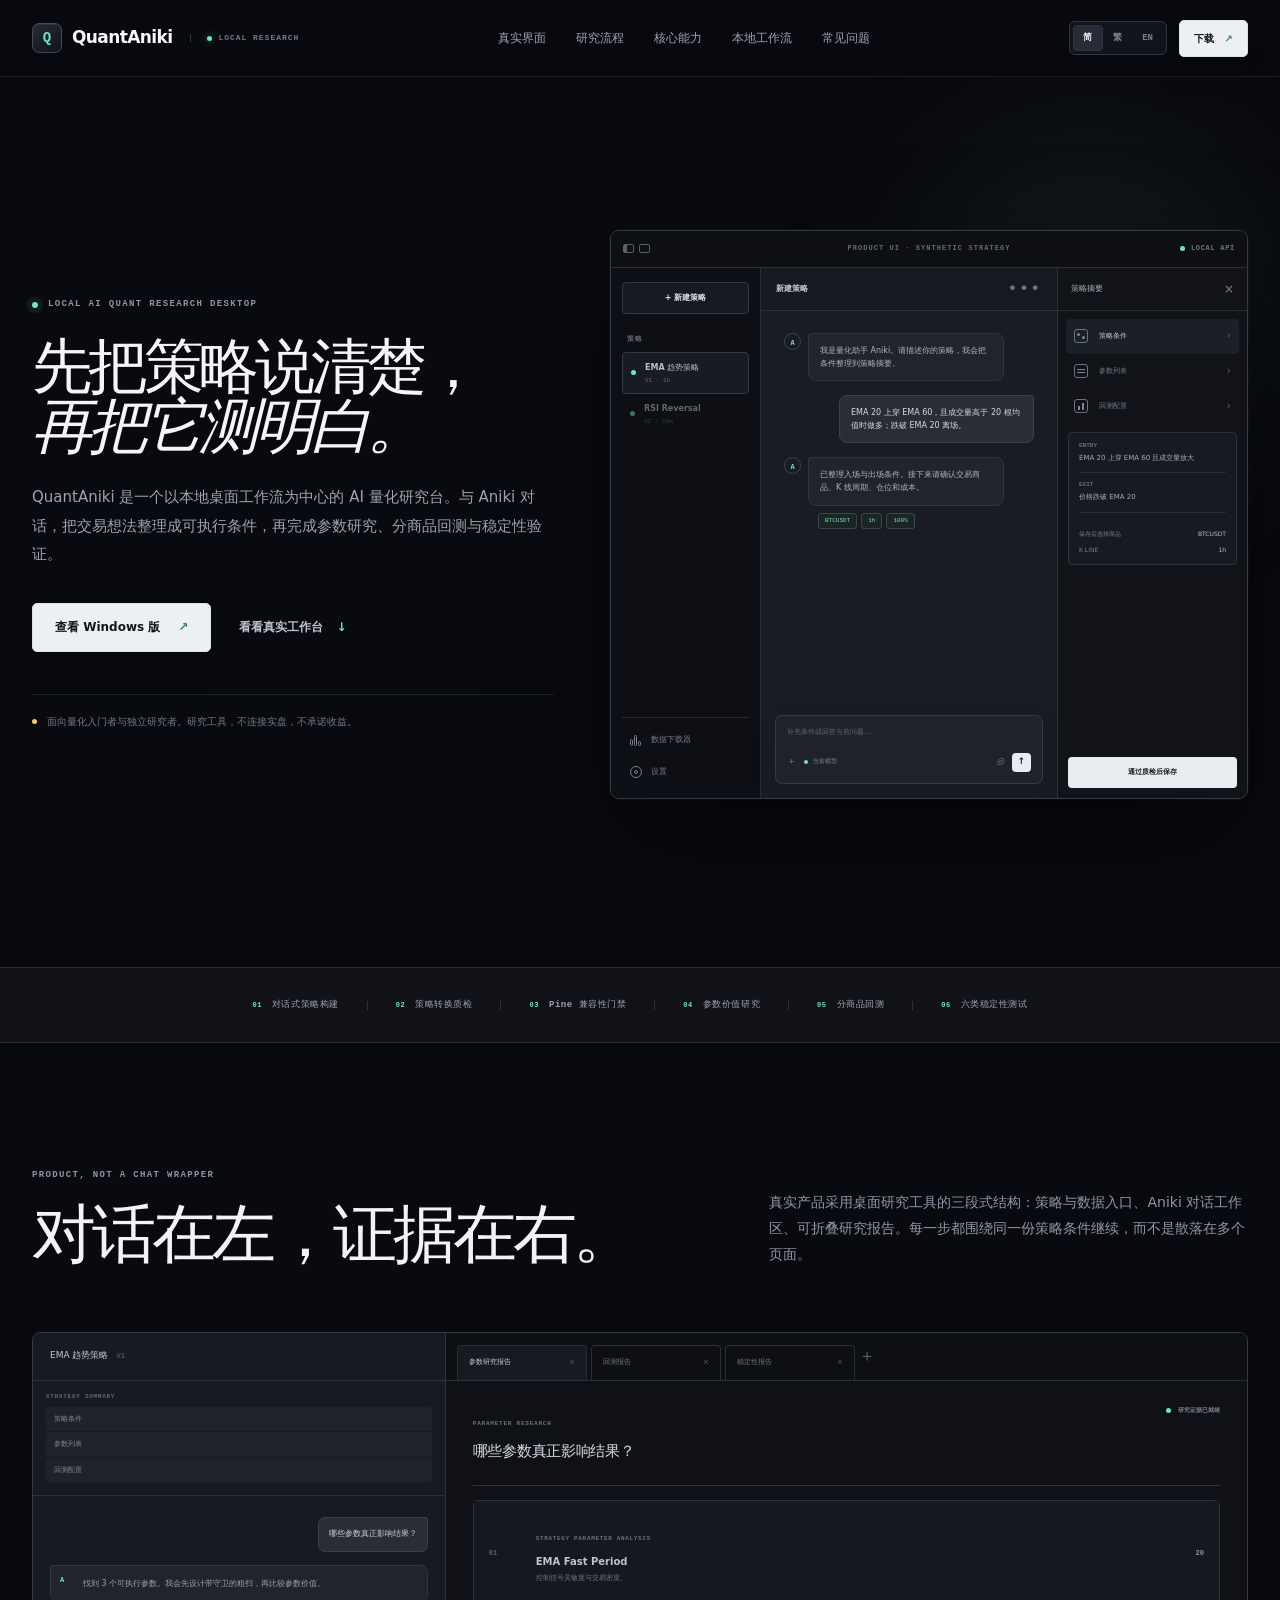
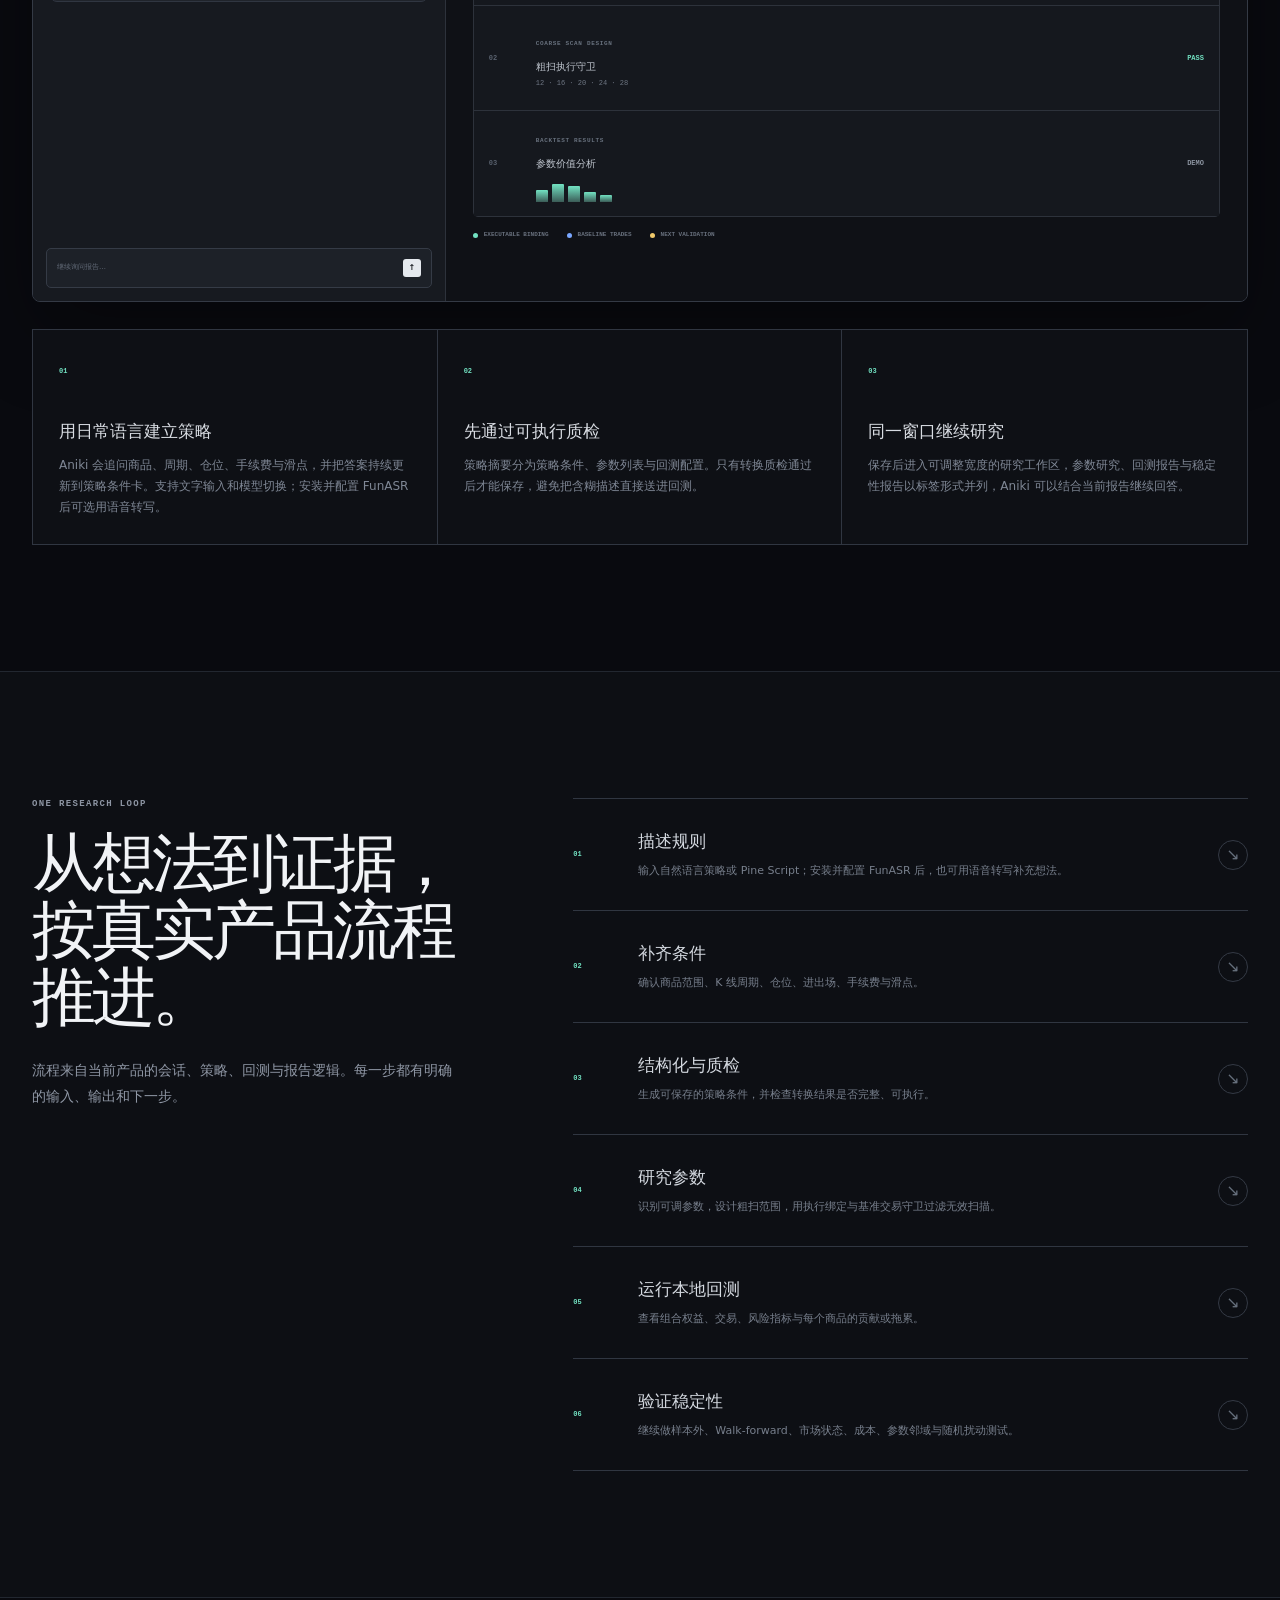
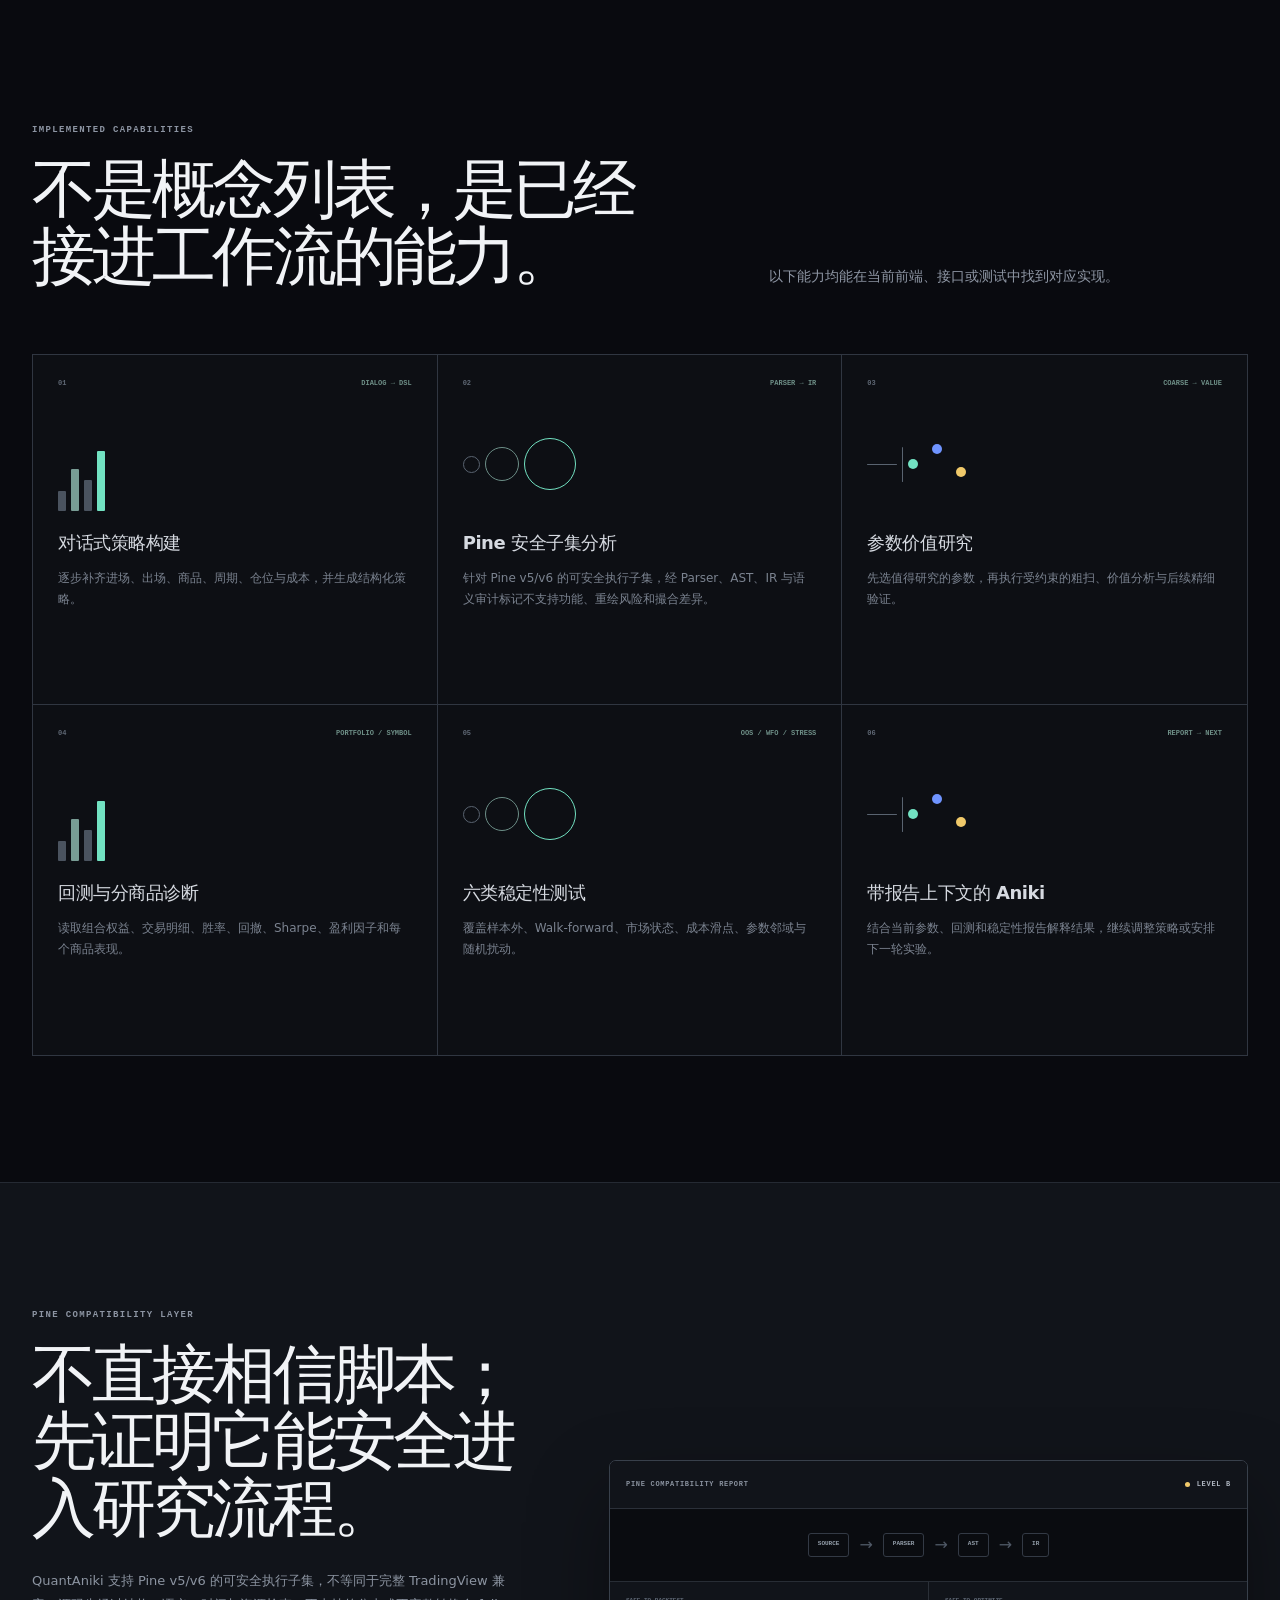
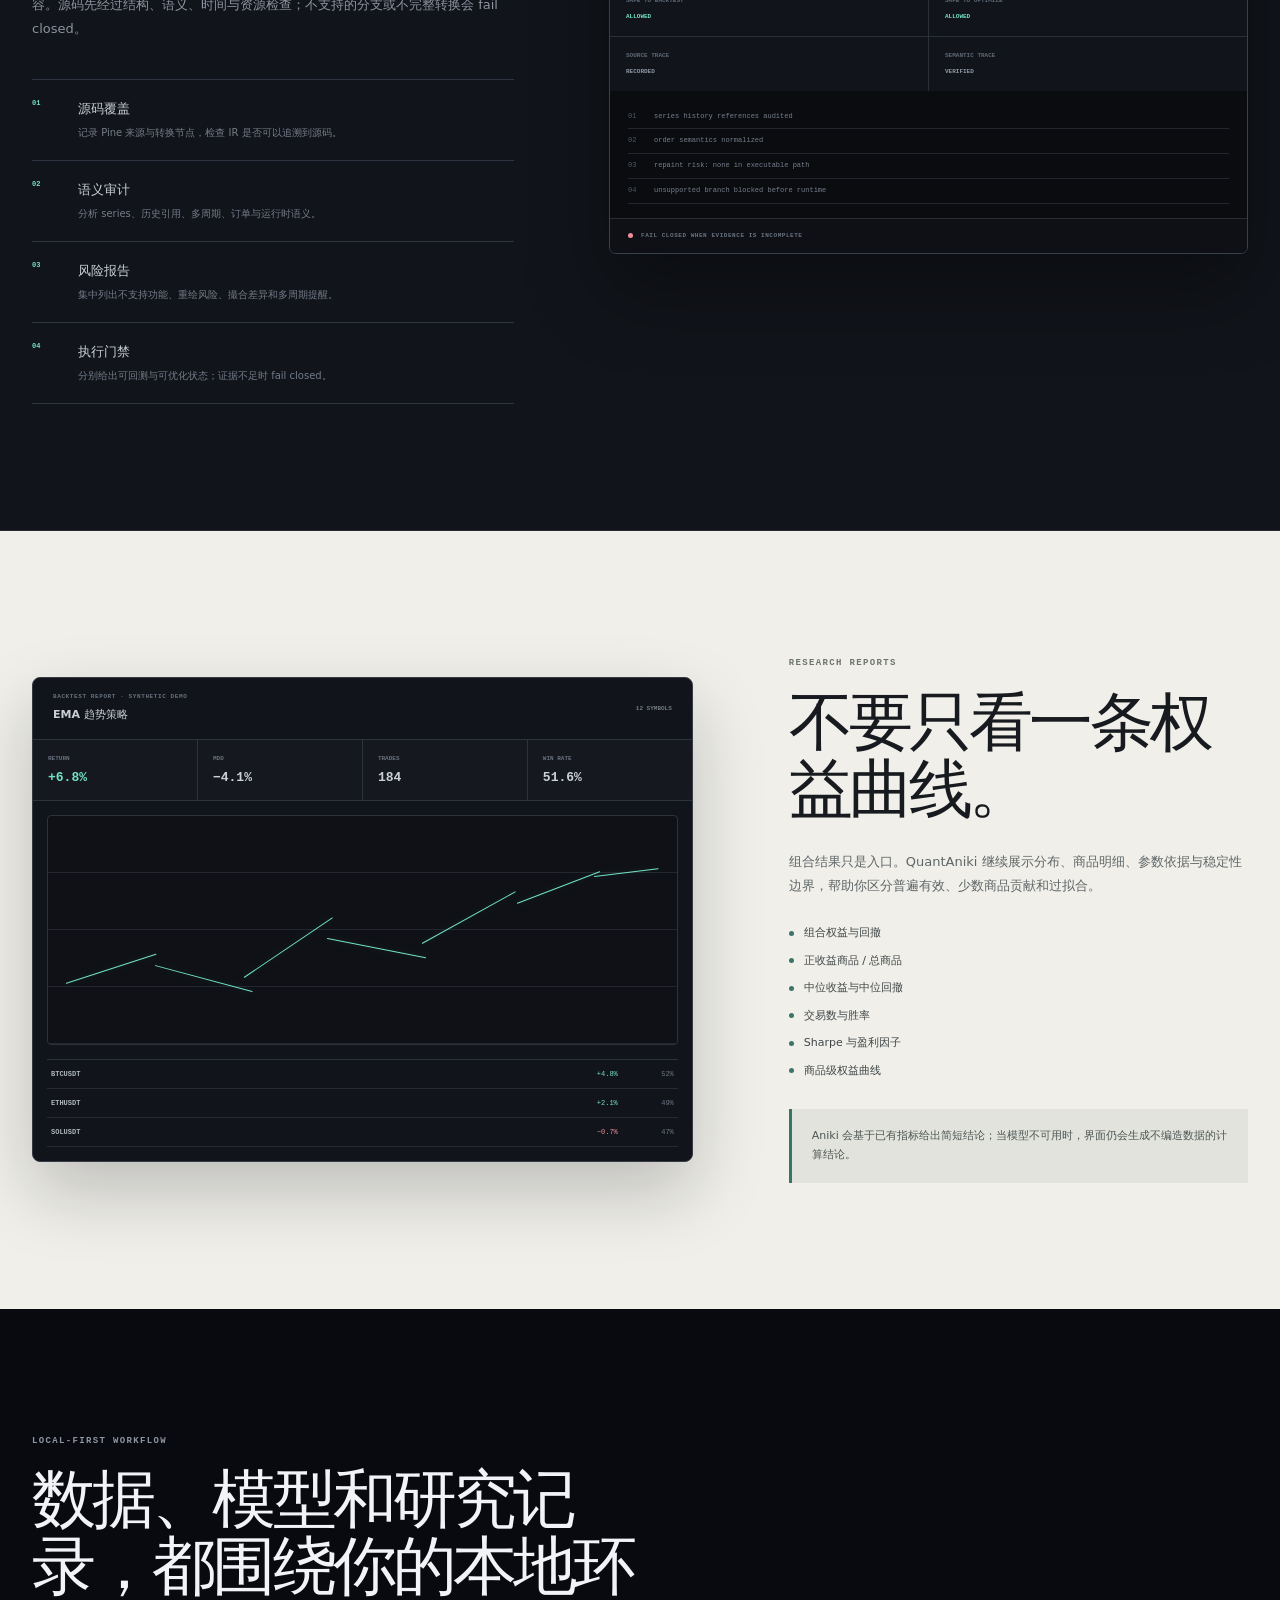
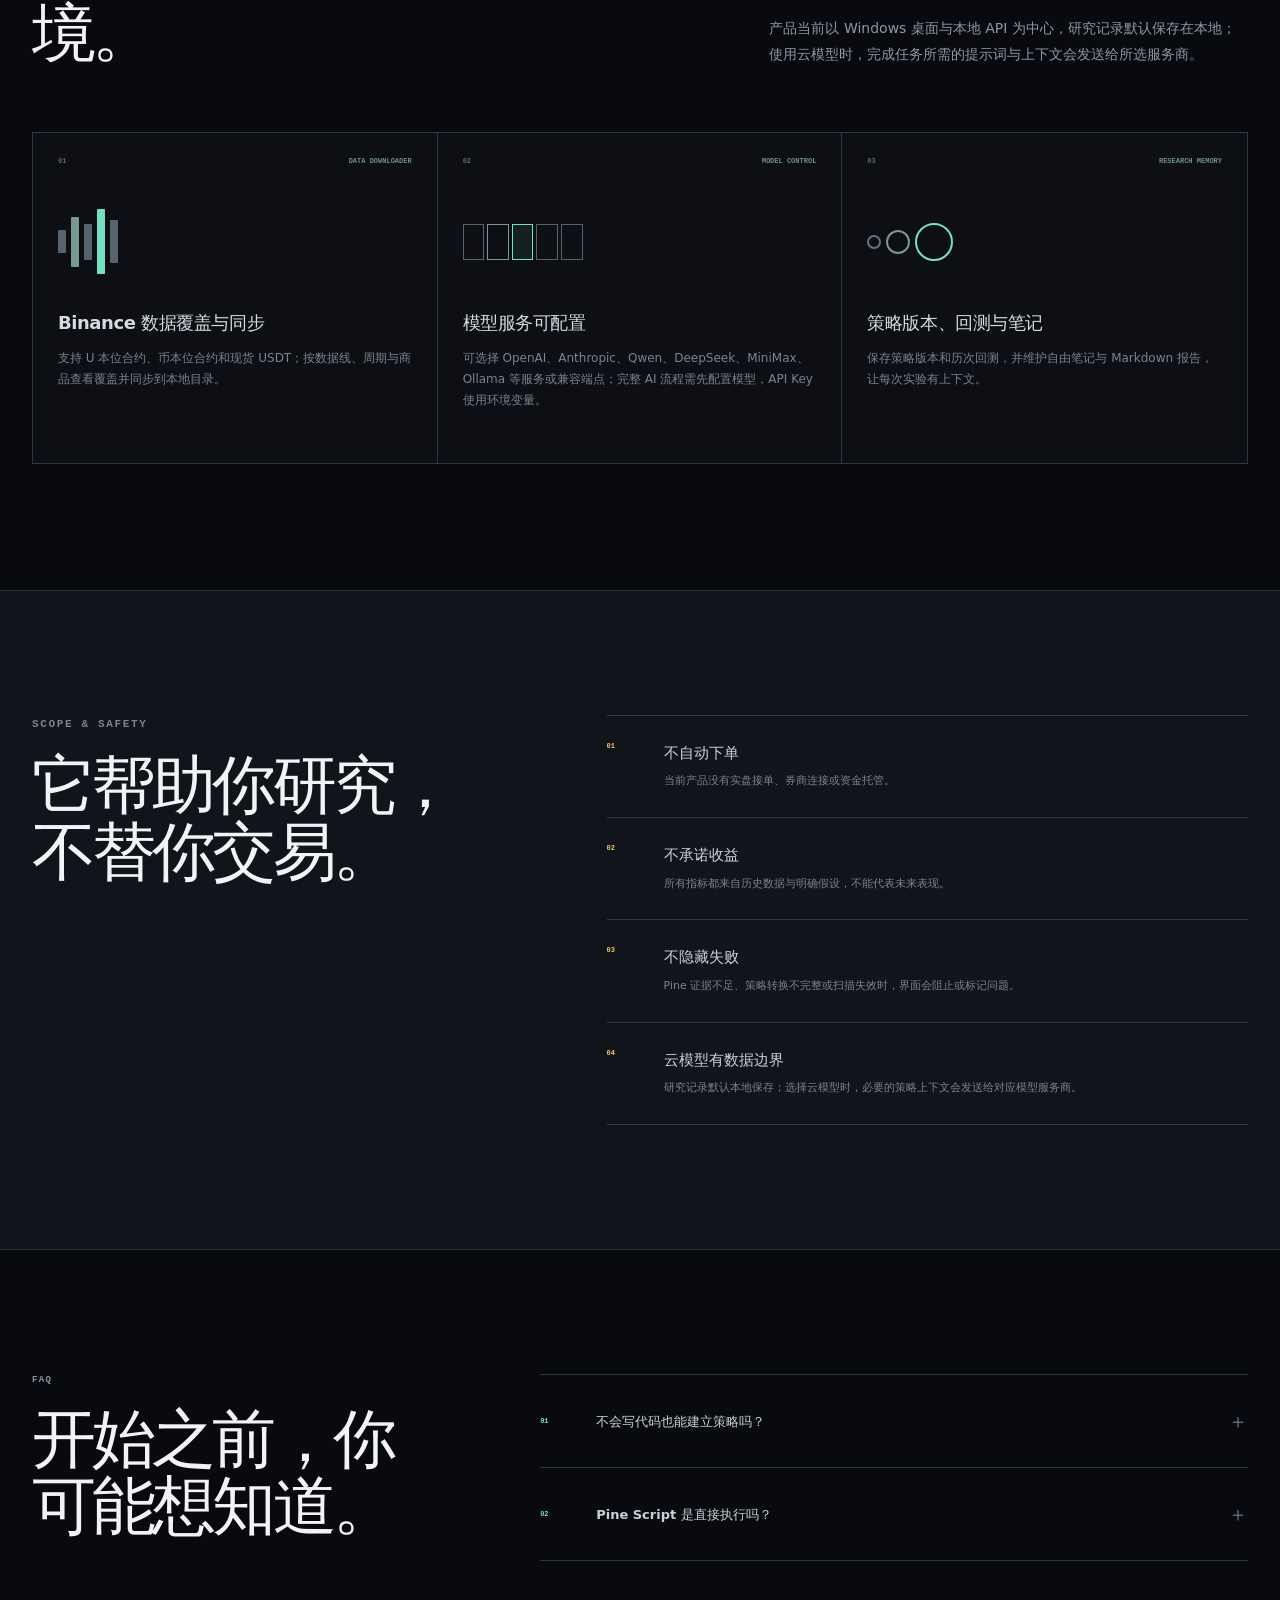
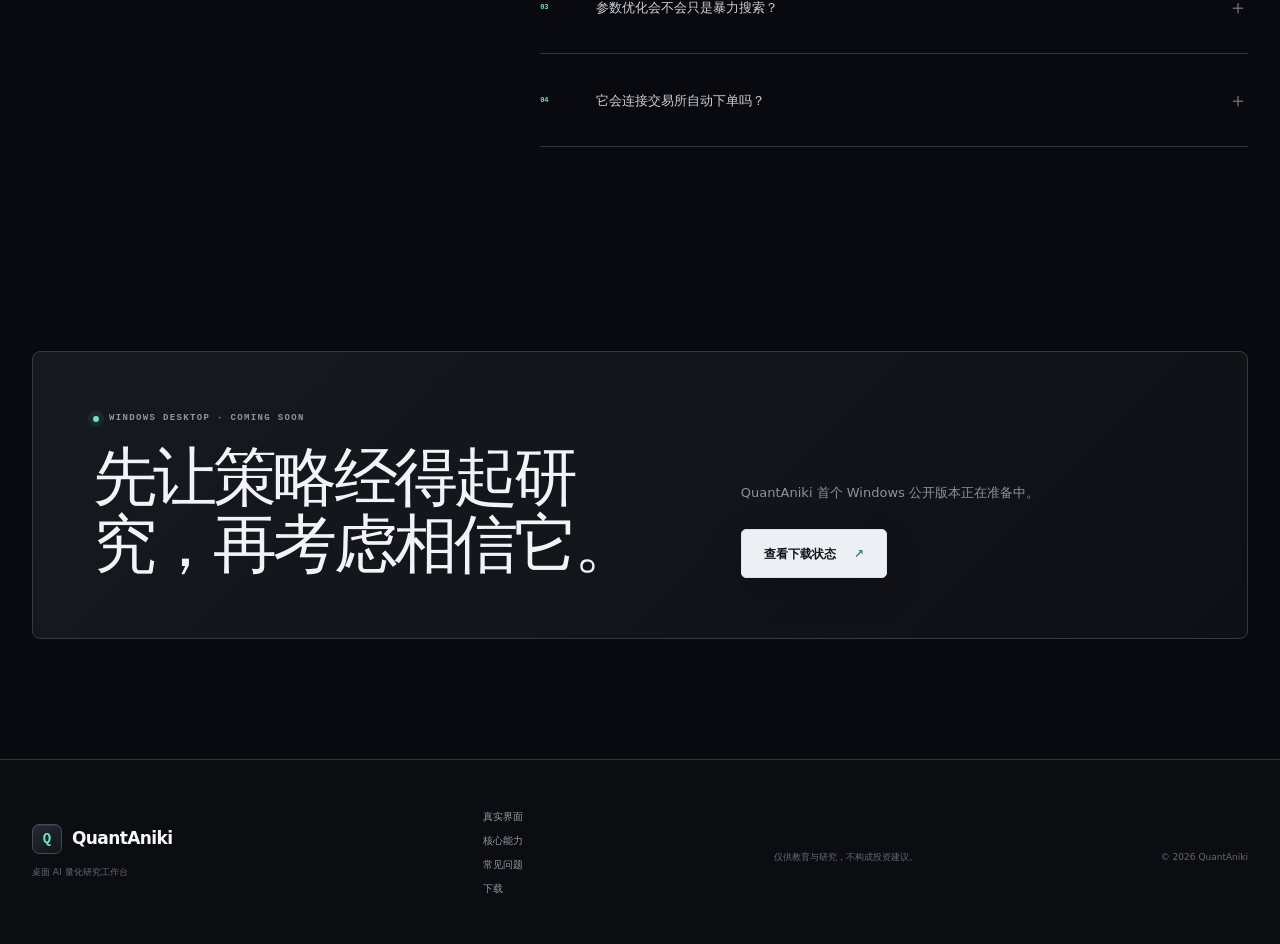
<file: index.html>
<!DOCTYPE html><html lang="zh-CN"><head><meta charSet="utf-8"/><meta name="viewport" content="width=device-width, initial-scale=1"/><link rel="stylesheet" href="/assets/index-C_wFUeqZ.css" data-rsc-css-href="/assets/index-C_wFUeqZ.css" data-precedence="vite-rsc/importer-resources"/><title>QuantAniki — 先把策略说清楚，再把它测明白</title><meta name="description" content="QuantAniki 是一个以本地桌面工作流为中心的 AI 量化研究台。与 Aniki 对话，把交易想法整理成可执行条件，再完成参数研究、分商品回测与稳定性验证。"/><meta name="application-name" content="QuantAniki"/><meta name="author" content="QuantAniki"/><meta name="creator" content="QuantAniki"/><meta name="publisher" content="QuantAniki"/><meta name="robots" content="index, follow"/><meta property="og:title" content="QuantAniki — 先把策略说清楚，再把它测明白"/><meta property="og:description" content="QuantAniki 是一个以本地桌面工作流为中心的 AI 量化研究台。与 Aniki 对话，把交易想法整理成可执行条件，再完成参数研究、分商品回测与稳定性验证。"/><meta property="og:url" content="https://quantaniki.com/"/><meta property="og:site_name" content="QuantAniki"/><meta property="og:type" content="website"/><meta property="og:locale" content="zh_CN"/><meta property="og:image" content="https://quantaniki.com/og.jpg"/><meta property="og:image:width" content="1200"/><meta property="og:image:height" content="630"/><meta property="og:image:alt" content="QuantAniki AI quantitative research desktop"/><meta name="twitter:card" content="summary_large_image"/><meta name="twitter:title" content="QuantAniki — 先把策略说清楚，再把它测明白"/><meta name="twitter:description" content="QuantAniki 是一个以本地桌面工作流为中心的 AI 量化研究台。与 Aniki 对话，把交易想法整理成可执行条件，再完成参数研究、分商品回测与稳定性验证。"/><meta name="twitter:image" content="https://quantaniki.com/og.jpg"/><link rel="canonical" href="https://quantaniki.com/"/><link rel="alternate" hrefLang="zh-CN" href="https://quantaniki.com/"/><link rel="alternate" hrefLang="zh-Hant" href="https://quantaniki.com/zh-hant"/><link rel="alternate" hrefLang="en" href="https://quantaniki.com/en"/><link rel="alternate" hrefLang="x-default" href="https://quantaniki.com/"/>
</head><body><main class="marketing-page" lang="zh-CN"><header class="site-header"><div class="nav-shell"><a href="/" class="brand" aria-label="QuantAniki"><span class="brand-mark" aria-hidden="true"><span>Q</span></span><span class="brand-name">QuantAniki</span><span class="brand-status"><i></i>LOCAL RESEARCH</span></a><nav class="main-nav" aria-label="主要导航"><a href="/#product">真实界面</a><a href="/#workflow">研究流程</a><a href="/#capabilities">核心能力</a><a href="/#local">本地工作流</a><a href="/#faq">常见问题</a></nav><div class="nav-actions"><nav class="language-switch" aria-label="语言"><a href="/" hrefLang="zh-CN" aria-current="page">简</a><a href="/zh-hant" hrefLang="zh-Hant">繁</a><a href="/en" hrefLang="en">EN</a></nav><a href="/download" class="button button-small">下载<span aria-hidden="true">↗</span></a></div></div></header><section class="hero section-shell"><div class="hero-copy"><p class="eyebrow"><i></i>LOCAL AI QUANT RESEARCH DESKTOP</p><h1>先把策略说清楚，<br/><em>再把它测明白。</em></h1><p class="hero-description">QuantAniki 是一个以本地桌面工作流为中心的 AI 量化研究台。与 Aniki 对话，把交易想法整理成可执行条件，再完成参数研究、分商品回测与稳定性验证。</p><div class="hero-actions"><a href="/download" class="button">查看 Windows 版<span aria-hidden="true">↗</span></a><a class="text-link" href="#product">看看真实工作台<span aria-hidden="true">↓</span></a></div><p class="hero-note"><i></i>面向量化入门者与独立研究者。研究工具，不连接实盘，不承诺收益。</p></div><div class="hero-product"><div class="product-window-frame" role="img" aria-label="QuantAniki 桌面策略构建器的合成演示界面"><div class="product-window" aria-hidden="true"><div class="desktop-bar"><span class="panel-toggle" aria-hidden="true"><i></i><i></i></span><span class="demo-label">PRODUCT UI · SYNTHETIC STRATEGY</span><span class="desktop-state"><i></i>LOCAL API</span></div><div class="product-body"><aside class="product-sidebar"><span class="sidebar-new-strategy">+ 新建策略</span><p class="sidebar-label">策略</p><div class="strategy-row active"><span class="strategy-dot"></span><div><b>EMA 趋势策略</b><small>V1 · 1h</small></div></div><div class="strategy-row muted"><span class="strategy-dot"></span><div><b>RSI Reversal</b><small>V2 · 15m</small></div></div><div class="sidebar-nav"><span><i class="small-icon data-icon" aria-hidden="true"><b></b><b></b><b></b></i>数据下载器</span><span><i class="small-icon settings-icon" aria-hidden="true"><b></b></i>设置</span></div></aside><section class="builder-panel"><header><strong>新建策略</strong><span>•••</span></header><div class="builder-conversation"><div class="assistant-message"><span>Aniki</span><p>我是量化助手 Aniki。请描述你的策略，我会把条件整理到策略摘要。</p></div><div class="user-message">EMA 20 上穿 EMA 60，且成交量高于 20 根均值时做多；跌破 EMA 20 离场。</div><div class="assistant-message"><span>Aniki</span><p>已整理入场与出场条件。接下来请确认交易商品、K 线周期、仓位和成本。</p><div class="answer-pills"><i>BTCUSDT</i><i>1h</i><i>100%</i></div></div></div><div class="composer"><p>补充条件或回答当前问题…</p><div><span>＋</span><b><i></i>当前模型</b><em>◎</em><strong>↑</strong></div></div></section><aside class="strategy-summary"><header><span>策略摘要</span><b>×</b></header><div class="summary-tabs"><span class="active"><i class="summary-icon condition-icon" aria-hidden="true"><b></b><b></b></i>策略条件<b>›</b></span><span><i class="summary-icon parameter-icon" aria-hidden="true"><b></b><b></b></i>参数列表<b>›</b></span><span><i class="summary-icon report-icon" aria-hidden="true"><b></b><b></b></i>回测配置<b>›</b></span></div><div class="condition-list"><p><span>ENTRY</span>EMA 20 上穿 EMA 60 且成交量放大</p><p><span>EXIT</span>价格跌破 EMA 20</p><dl><div><dt>保存后选择商品</dt><dd>BTCUSDT</dd></div><div><dt>K LINE</dt><dd>1h</dd></div></dl></div><span class="summary-save">通过质检后保存</span></aside></div></div></div></div></section><section class="evidence-strip"><div class="evidence-track"><span><b>01</b>对话式策略构建</span><span><b>02</b>策略转换质检</span><span><b>03</b>Pine 兼容性门禁</span><span><b>04</b>参数价值研究</span><span><b>05</b>分商品回测</span><span><b>06</b>六类稳定性测试</span></div></section><section class="product-section section-shell" id="product"><div class="section-heading split-heading"><div><p class="section-kicker">PRODUCT, NOT A CHAT WRAPPER</p><h2>对话在左，证据在右。</h2></div><p>真实产品采用桌面研究工具的三段式结构：策略与数据入口、Aniki 对话工作区、可折叠研究报告。每一步都围绕同一份策略条件继续，而不是散落在多个页面。</p></div><div class="research-window-frame" role="img" aria-label="QuantAniki 参数研究报告的合成演示界面"><div class="research-window" aria-hidden="true"><div class="research-left"><header><span>EMA 趋势策略</span><small>V1</small></header><div class="mini-summary"><span>STRATEGY SUMMARY</span><b>策略条件</b><b>参数列表</b><b>回测配置</b></div><div class="research-chat"><p>哪些参数真正影响结果？</p><div><span>Aniki</span>找到 3 个可执行参数。我会先设计带守卫的粗扫，再比较参数价值。</div></div><div class="mini-composer"><span>继续询问报告…</span><b>↑</b></div></div><div class="research-canvas"><div class="report-tabs"><span class="active">参数研究报告<b>×</b></span><span>回测报告<b>×</b></span><span>稳定性报告<b>×</b></span><em>＋</em></div><div class="report-scroll"><div class="report-heading"><div><small>PARAMETER RESEARCH</small><h3>哪些参数真正影响结果？</h3></div><span><i></i>研究证据已就绪</span></div><div class="report-stages"><article><span>01</span><div><small>STRATEGY PARAMETER ANALYSIS</small><h4>EMA Fast Period</h4><p>控制信号灵敏度与交易密度。</p></div><b>20</b></article><article><span>02</span><div><small>COARSE SCAN DESIGN</small><h4>粗扫执行守卫</h4><p>12 · 16 · 20 · 24 · 28</p></div><b class="status-pass">PASS</b></article><article><span>03</span><div><small>BACKTEST RESULTS</small><h4>参数价值分析</h4><div class="scan-bars"><i style="--bar:52%"></i><i style="--bar:74%"></i><i style="--bar:68%"></i><i style="--bar:44%"></i><i style="--bar:30%"></i></div></div><b>DEMO</b></article></div><div class="report-foot"><span><i class="emerald"></i>EXECUTABLE BINDING</span><span><i class="sky"></i>BASELINE TRADES</span><span><i class="amber"></i>NEXT VALIDATION</span></div></div></div></div></div><div class="product-notes"><article><span>01</span><h3>用日常语言建立策略</h3><p>Aniki 会追问商品、周期、仓位、手续费与滑点，并把答案持续更新到策略条件卡。支持文字输入和模型切换；安装并配置 FunASR 后可选用语音转写。</p></article><article><span>02</span><h3>先通过可执行质检</h3><p>策略摘要分为策略条件、参数列表与回测配置。只有转换质检通过后才能保存，避免把含糊描述直接送进回测。</p></article><article><span>03</span><h3>同一窗口继续研究</h3><p>保存后进入可调整宽度的研究工作区，参数研究、回测报告与稳定性报告以标签形式并列，Aniki 可以结合当前报告继续回答。</p></article></div></section><section class="workflow-section" id="workflow"><div class="section-shell workflow-grid"><div class="workflow-intro"><p class="section-kicker">ONE RESEARCH LOOP</p><h2>从想法到证据，按真实产品流程推进。</h2><p>流程来自当前产品的会话、策略、回测与报告逻辑。每一步都有明确的输入、输出和下一步。</p></div><div class="workflow-list"><article><span>01</span><div><h3>描述规则</h3><p>输入自然语言策略或 Pine Script；安装并配置 FunASR 后，也可用语音转写补充想法。</p></div><b aria-hidden="true">↘</b></article><article><span>02</span><div><h3>补齐条件</h3><p>确认商品范围、K 线周期、仓位、进出场、手续费与滑点。</p></div><b aria-hidden="true">↘</b></article><article><span>03</span><div><h3>结构化与质检</h3><p>生成可保存的策略条件，并检查转换结果是否完整、可执行。</p></div><b aria-hidden="true">↘</b></article><article><span>04</span><div><h3>研究参数</h3><p>识别可调参数，设计粗扫范围，用执行绑定与基准交易守卫过滤无效扫描。</p></div><b aria-hidden="true">↘</b></article><article><span>05</span><div><h3>运行本地回测</h3><p>查看组合权益、交易、风险指标与每个商品的贡献或拖累。</p></div><b aria-hidden="true">↘</b></article><article><span>06</span><div><h3>验证稳定性</h3><p>继续做样本外、Walk-forward、市场状态、成本、参数邻域与随机扰动测试。</p></div><b aria-hidden="true">↘</b></article></div></div></section><section class="capability-section section-shell" id="capabilities"><div class="section-heading split-heading"><div><p class="section-kicker">IMPLEMENTED CAPABILITIES</p><h2>不是概念列表，是已经接进工作流的能力。</h2></div><p>以下能力均能在当前前端、接口或测试中找到对应实现。</p></div><div class="capability-grid"><article><div><span>01</span><code>DIALOG → DSL</code></div><div class="capability-glyph glyph-1"><i></i><i></i><i></i><i></i></div><h3>对话式策略构建</h3><p>逐步补齐进场、出场、商品、周期、仓位与成本，并生成结构化策略。</p></article><article><div><span>02</span><code>PARSER → IR</code></div><div class="capability-glyph glyph-2"><i></i><i></i><i></i><i></i></div><h3>Pine 安全子集分析</h3><p>针对 Pine v5/v6 的可安全执行子集，经 Parser、AST、IR 与语义审计标记不支持功能、重绘风险和撮合差异。</p></article><article><div><span>03</span><code>COARSE → VALUE</code></div><div class="capability-glyph glyph-3"><i></i><i></i><i></i><i></i></div><h3>参数价值研究</h3><p>先选值得研究的参数，再执行受约束的粗扫、价值分析与后续精细验证。</p></article><article><div><span>04</span><code>PORTFOLIO / SYMBOL</code></div><div class="capability-glyph glyph-1"><i></i><i></i><i></i><i></i></div><h3>回测与分商品诊断</h3><p>读取组合权益、交易明细、胜率、回撤、Sharpe、盈利因子和每个商品表现。</p></article><article><div><span>05</span><code>OOS / WFO / STRESS</code></div><div class="capability-glyph glyph-2"><i></i><i></i><i></i><i></i></div><h3>六类稳定性测试</h3><p>覆盖样本外、Walk-forward、市场状态、成本滑点、参数邻域与随机扰动。</p></article><article><div><span>06</span><code>REPORT → NEXT</code></div><div class="capability-glyph glyph-3"><i></i><i></i><i></i><i></i></div><h3>带报告上下文的 Aniki</h3><p>结合当前参数、回测和稳定性报告解释结果，继续调整策略或安排下一轮实验。</p></article></div></section><section class="pine-section"><div class="section-shell pine-grid"><div><p class="section-kicker">PINE COMPATIBILITY LAYER</p><h2>不直接相信脚本；先证明它能安全进入研究流程。</h2><p>QuantAniki 支持 Pine v5/v6 的可安全执行子集，不等同于完整 TradingView 兼容。源码先经过结构、语义、时间与资源检查；不支持的分支或不完整转换会 fail closed。</p><div class="pine-gates"><article><span>01</span><div><h3>源码覆盖</h3><p>记录 Pine 来源与转换节点，检查 IR 是否可以追溯到源码。</p></div></article><article><span>02</span><div><h3>语义审计</h3><p>分析 series、历史引用、多周期、订单与运行时语义。</p></div></article><article><span>03</span><div><h3>风险报告</h3><p>集中列出不支持功能、重绘风险、撮合差异和多周期提醒。</p></div></article><article><span>04</span><div><h3>执行门禁</h3><p>分别给出可回测与可优化状态；证据不足时 fail closed。</p></div></article></div></div><div class="pine-console"><header><span>PINE COMPATIBILITY REPORT</span><b><i></i>LEVEL B</b></header><div class="pipeline"><span>SOURCE</span><i>→</i><span>PARSER</span><i>→</i><span>AST</span><i>→</i><span>IR</span></div><div class="gate-metrics"><article><small>SAFE TO BACKTEST</small><b class="good">ALLOWED</b></article><article><small>SAFE TO OPTIMIZE</small><b class="good">ALLOWED</b></article><article><small>SOURCE TRACE</small><b>RECORDED</b></article><article><small>SEMANTIC TRACE</small><b>VERIFIED</b></article></div><div class="console-log"><p><span>01</span>series history references audited</p><p><span>02</span>order semantics normalized</p><p><span>03</span>repaint risk: none in executable path</p><p><span>04</span>unsupported branch blocked before runtime</p></div><footer><i></i>FAIL CLOSED WHEN EVIDENCE IS INCOMPLETE</footer></div></div></section><section class="reports-section"><div class="section-shell reports-grid"><div class="report-visual"><div class="report-visual-head"><div><small>BACKTEST REPORT · SYNTHETIC DEMO</small><b>EMA 趋势策略</b></div><span>12 SYMBOLS</span></div><div class="metric-row"><article><small>RETURN</small><b>+6.8%</b></article><article><small>MDD</small><b>−4.1%</b></article><article><small>TRADES</small><b>184</b></article><article><small>WIN RATE</small><b>51.6%</b></article></div><div class="chart-card"><div class="chart-grid"><i></i><i></i><i></i><i></i></div><div class="chart-line"><i></i><i></i><i></i><i></i><i></i><i></i><i></i></div></div><div class="symbol-rows"><span><b>BTCUSDT</b><em>+4.8%</em><i>52%</i></span><span><b>ETHUSDT</b><em>+2.1%</em><i>49%</i></span><span><b>SOLUSDT</b><em>−0.7%</em><i>47%</i></span></div></div><div class="reports-copy"><p class="section-kicker">RESEARCH REPORTS</p><h2>不要只看一条权益曲线。</h2><p>组合结果只是入口。QuantAniki 继续展示分布、商品明细、参数依据与稳定性边界，帮助你区分普遍有效、少数商品贡献和过拟合。</p><ul><li><i></i>组合权益与回撤</li><li><i></i>正收益商品 / 总商品</li><li><i></i>中位收益与中位回撤</li><li><i></i>交易数与胜率</li><li><i></i>Sharpe 与盈利因子</li><li><i></i>商品级权益曲线</li></ul><blockquote>Aniki 会基于已有指标给出简短结论；当模型不可用时，界面仍会生成不编造数据的计算结论。</blockquote></div></div></section><section class="local-section section-shell" id="local"><div class="section-heading split-heading"><div><p class="section-kicker">LOCAL-FIRST WORKFLOW</p><h2>数据、模型和研究记录，都围绕你的本地环境。</h2></div><p>产品当前以 Windows 桌面与本地 API 为中心，研究记录默认保存在本地；使用云模型时，完成任务所需的提示词与上下文会发送给所选服务商。</p></div><div class="local-grid"><article><div><span>01</span><code>DATA DOWNLOADER</code></div><div class="local-glyph local-glyph-1"><i></i><i></i><i></i><i></i><i></i></div><h3>Binance 数据覆盖与同步</h3><p>支持 U 本位合约、币本位合约和现货 USDT；按数据线、周期与商品查看覆盖并同步到本地目录。</p></article><article><div><span>02</span><code>MODEL CONTROL</code></div><div class="local-glyph local-glyph-2"><i></i><i></i><i></i><i></i><i></i></div><h3>模型服务可配置</h3><p>可选择 OpenAI、Anthropic、Qwen、DeepSeek、MiniMax、Ollama 等服务或兼容端点；完整 AI 流程需先配置模型，API Key 使用环境变量。</p></article><article><div><span>03</span><code>RESEARCH MEMORY</code></div><div class="local-glyph local-glyph-3"><i></i><i></i><i></i><i></i><i></i></div><h3>策略版本、回测与笔记</h3><p>保存策略版本和历次回测，并维护自由笔记与 Markdown 报告，让每次实验有上下文。</p></article></div></section><section class="boundary-section"><div class="section-shell boundary-grid"><div><p class="section-kicker">SCOPE &amp; SAFETY</p><h2>它帮助你研究，不替你交易。</h2></div><div><article><span>01</span><div><h3>不自动下单</h3><p>当前产品没有实盘接单、券商连接或资金托管。</p></div></article><article><span>02</span><div><h3>不承诺收益</h3><p>所有指标都来自历史数据与明确假设，不能代表未来表现。</p></div></article><article><span>03</span><div><h3>不隐藏失败</h3><p>Pine 证据不足、策略转换不完整或扫描失效时，界面会阻止或标记问题。</p></div></article><article><span>04</span><div><h3>云模型有数据边界</h3><p>研究记录默认本地保存；选择云模型时，必要的策略上下文会发送给对应模型服务商。</p></div></article></div></div></section><section class="faq-section section-shell" id="faq"><div class="faq-heading"><p class="section-kicker">FAQ</p><h2>开始之前，你可能想知道。</h2></div><div class="faq-list"><details><summary><span>01</span>不会写代码也能建立策略吗？<b aria-hidden="true">＋</b></summary><p>可以。Aniki 会通过对话追问商品、周期、进出场、仓位和成本，并把结果整理成策略条件。</p></details><details><summary><span>02</span>Pine Script 是直接执行吗？<b aria-hidden="true">＋</b></summary><p>不是。当前仅支持 Pine v5/v6 的安全子集，并先通过语义、来源与执行门禁；这不等同完整 TradingView 兼容。</p></details><details><summary><span>03</span>参数优化会不会只是暴力搜索？<b aria-hidden="true">＋</b></summary><p>产品先识别可调参数和研究价值，再生成受约束的粗扫计划，并检查执行绑定、交易数量与结果有效性。</p></details><details><summary><span>04</span>它会连接交易所自动下单吗？<b aria-hidden="true">＋</b></summary><p>不会。当前是本地策略研究工具，数据下载不等于实盘交易，也没有券商或交易所下单连接。</p></details></div></section><section class="closing section-shell"><div><p class="eyebrow"><i></i>WINDOWS DESKTOP · COMING SOON</p><h2>先让策略经得起研究，再考虑相信它。</h2></div><div><p>QuantAniki 首个 Windows 公开版本正在准备中。</p><a href="/download" class="button">查看下载状态<span aria-hidden="true">↗</span></a></div></section><footer class="site-footer"><div class="section-shell footer-grid"><div><a href="/" class="brand" aria-label="QuantAniki"><span class="brand-mark" aria-hidden="true"><span>Q</span></span><span class="brand-name">QuantAniki</span><span class="brand-status"><i></i>LOCAL RESEARCH</span></a><p>桌面 AI 量化研究工作台</p></div><nav aria-label="页脚导航"><a href="/#product">真实界面</a><a href="/#capabilities">核心能力</a><a href="/#faq">常见问题</a><a href="/download">下载</a></nav><p>仅供教育与研究，不构成投资建议。</p><span>© 2026 QuantAniki</span></div></footer></main></body></html>
</file>
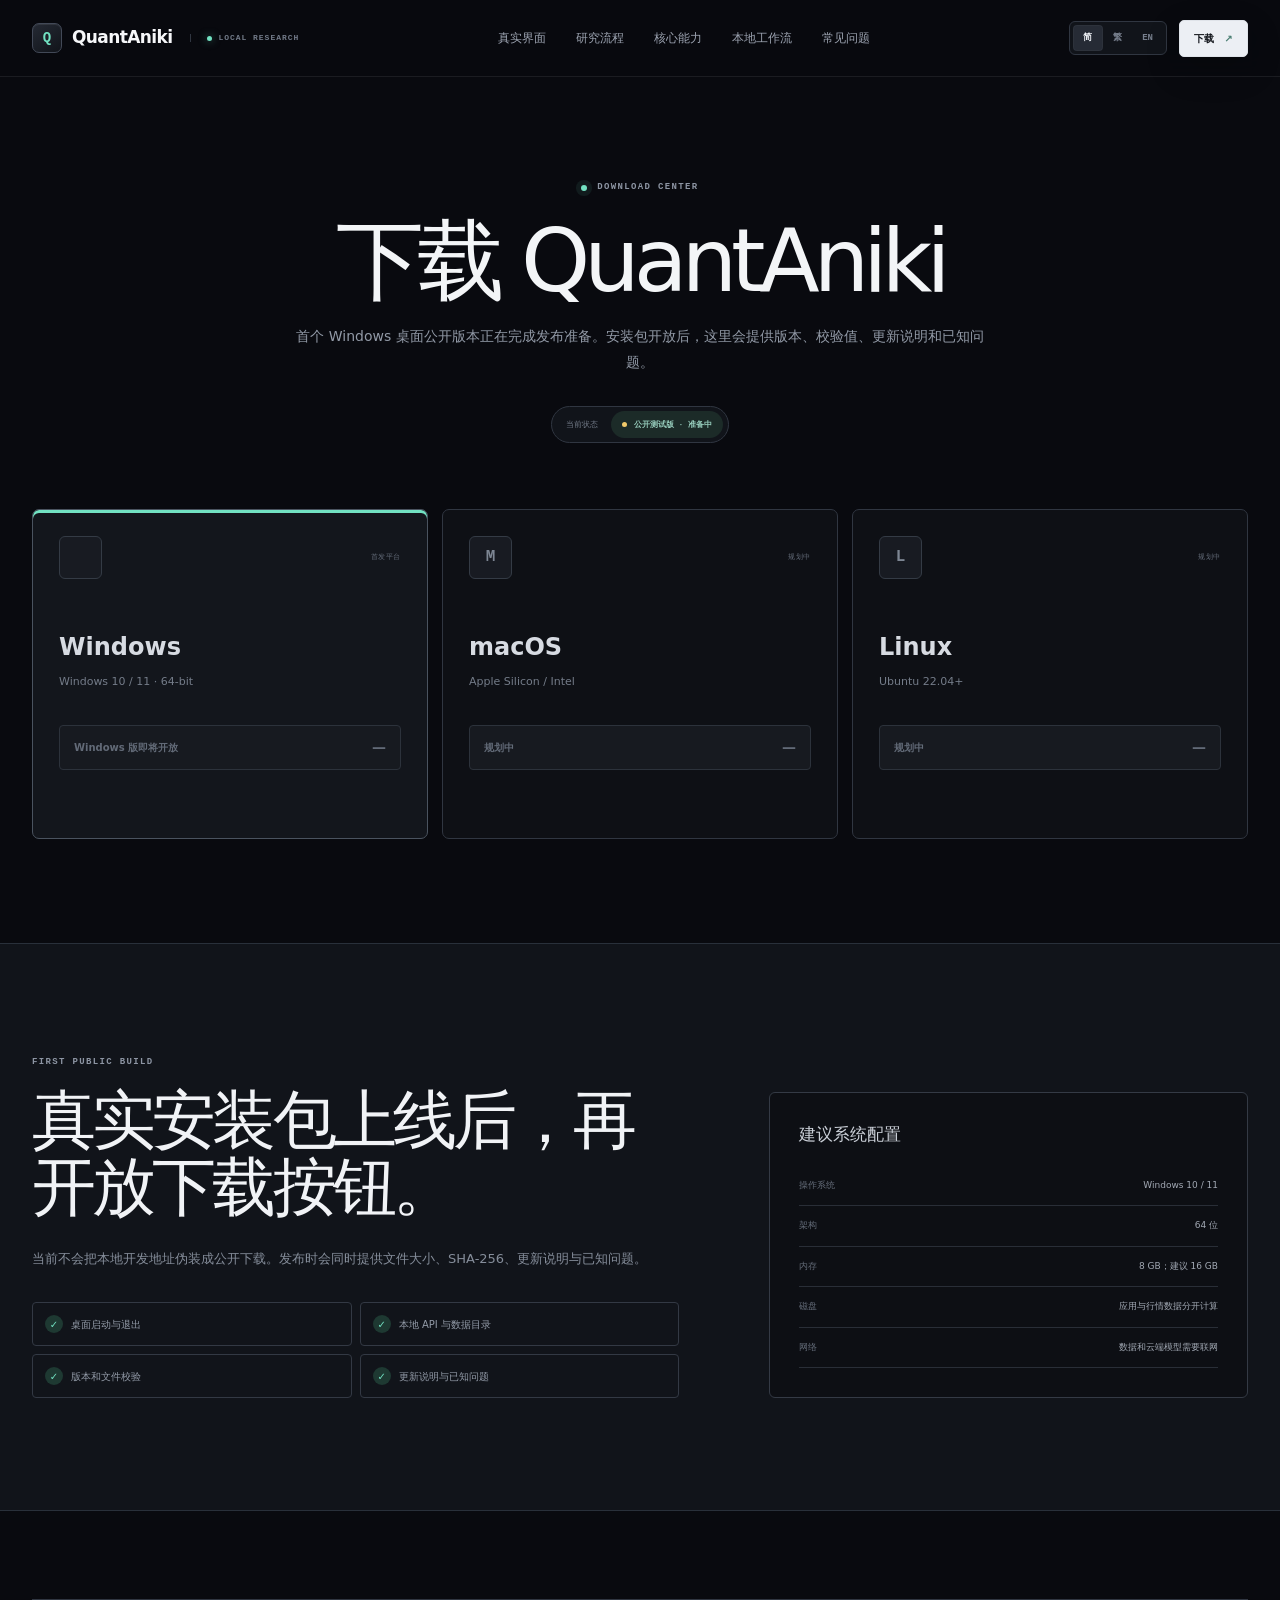
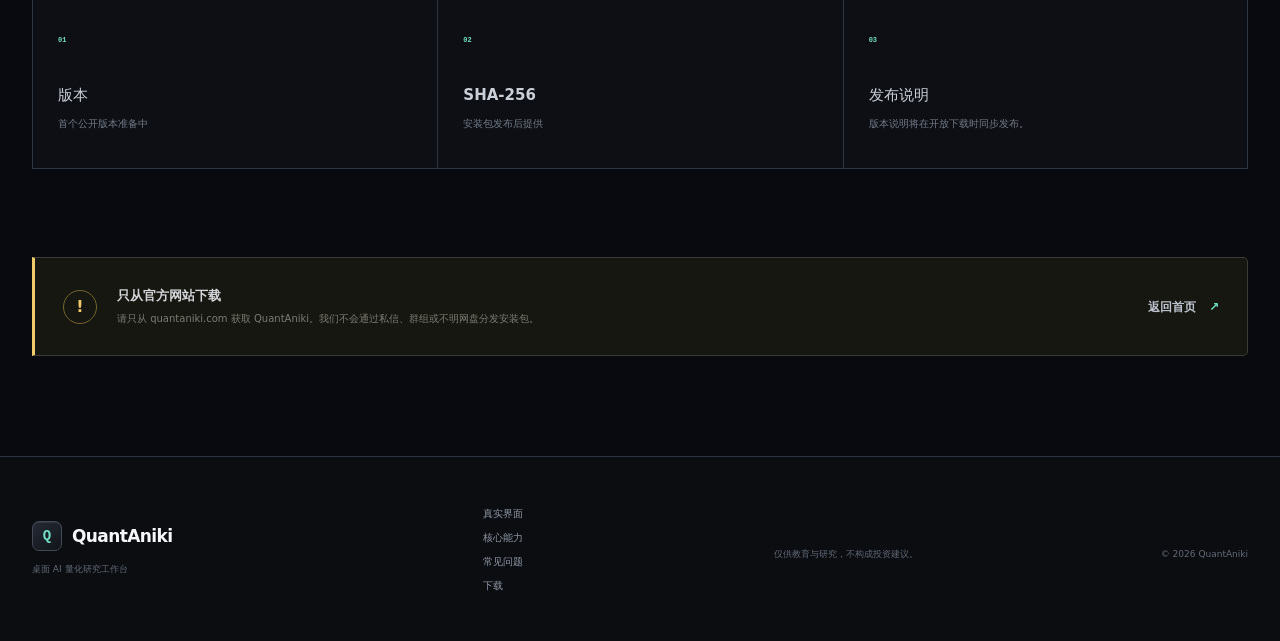
<file: download/index.html>
<!DOCTYPE html><html lang="zh-CN"><head><meta charSet="utf-8"/><meta name="viewport" content="width=device-width, initial-scale=1"/><link rel="stylesheet" href="/assets/index-C_wFUeqZ.css" data-rsc-css-href="/assets/index-C_wFUeqZ.css" data-precedence="vite-rsc/importer-resources"/><title>下载 QuantAniki</title><meta name="description" content="首个 Windows 桌面公开版本正在完成发布准备。安装包开放后，这里会提供版本、校验值、更新说明和已知问题。"/><meta name="application-name" content="QuantAniki"/><meta name="author" content="QuantAniki"/><meta name="creator" content="QuantAniki"/><meta name="publisher" content="QuantAniki"/><meta name="robots" content="index, follow"/><meta property="og:title" content="下载 QuantAniki"/><meta property="og:description" content="首个 Windows 桌面公开版本正在完成发布准备。安装包开放后，这里会提供版本、校验值、更新说明和已知问题。"/><meta property="og:url" content="https://quantaniki.com/download"/><meta property="og:site_name" content="QuantAniki"/><meta property="og:type" content="website"/><meta property="og:locale" content="zh_CN"/><meta property="og:image" content="https://quantaniki.com/og.jpg"/><meta property="og:image:width" content="1200"/><meta property="og:image:height" content="630"/><meta property="og:image:alt" content="QuantAniki AI quantitative research desktop"/><meta name="twitter:card" content="summary_large_image"/><meta name="twitter:title" content="下载 QuantAniki"/><meta name="twitter:description" content="首个 Windows 桌面公开版本正在完成发布准备。安装包开放后，这里会提供版本、校验值、更新说明和已知问题。"/><meta name="twitter:image" content="https://quantaniki.com/og.jpg"/><link rel="canonical" href="https://quantaniki.com/download"/><link rel="alternate" hrefLang="zh-CN" href="https://quantaniki.com/download"/><link rel="alternate" hrefLang="zh-Hant" href="https://quantaniki.com/zh-hant/download"/><link rel="alternate" hrefLang="en" href="https://quantaniki.com/en/download"/><link rel="alternate" hrefLang="x-default" href="https://quantaniki.com/download"/>
</head><body><main class="download-page" lang="zh-CN"><header class="site-header"><div class="nav-shell"><a href="/" class="brand" aria-label="QuantAniki"><span class="brand-mark" aria-hidden="true"><span>Q</span></span><span class="brand-name">QuantAniki</span><span class="brand-status"><i></i>LOCAL RESEARCH</span></a><nav class="main-nav" aria-label="主要导航"><a href="/#product">真实界面</a><a href="/#workflow">研究流程</a><a href="/#capabilities">核心能力</a><a href="/#local">本地工作流</a><a href="/#faq">常见问题</a></nav><div class="nav-actions"><nav class="language-switch" aria-label="语言"><a href="/download" hrefLang="zh-CN" aria-current="page">简</a><a href="/zh-hant/download" hrefLang="zh-Hant">繁</a><a href="/en/download" hrefLang="en">EN</a></nav><a href="/download" class="button button-small">下载<span aria-hidden="true">↗</span></a></div></div></header><section class="download-hero section-shell"><p class="eyebrow"><i></i>DOWNLOAD CENTER</p><h1>下载 QuantAniki</h1><p>首个 Windows 桌面公开版本正在完成发布准备。安装包开放后，这里会提供版本、校验值、更新说明和已知问题。</p><div class="release-status"><span>当前状态</span><b><i></i>公开测试版 · 准备中</b></div></section><section class="platform-grid section-shell"><article class="platform-card featured"><div class="platform-head"><span class="windows-symbol" aria-hidden="true"><i></i><i></i><i></i><i></i></span><em>首发平台</em></div><h2>Windows</h2><p>Windows 10 / 11 · 64-bit</p><span class="download-button disabled" aria-disabled="true">Windows 版即将开放<span aria-hidden="true">—</span></span></article><article class="platform-card"><div class="platform-head"><span class="platform-letter" aria-hidden="true">M</span><em>规划中</em></div><h2>macOS</h2><p>Apple Silicon / Intel</p><span class="download-button disabled" aria-disabled="true">规划中<span aria-hidden="true">—</span></span></article><article class="platform-card"><div class="platform-head"><span class="platform-letter" aria-hidden="true">L</span><em>规划中</em></div><h2>Linux</h2><p>Ubuntu 22.04+</p><span class="download-button disabled" aria-disabled="true">规划中<span aria-hidden="true">—</span></span></article></section><section class="release-section"><div class="section-shell release-grid"><div class="release-story"><p class="section-kicker">FIRST PUBLIC BUILD</p><h2>真实安装包上线后，再开放下载按钮。</h2><p>当前不会把本地开发地址伪装成公开下载。发布时会同时提供文件大小、SHA-256、更新说明与已知问题。</p><div class="release-checks"><span><i>✓</i>桌面启动与退出</span><span><i>✓</i>本地 API 与数据目录</span><span><i>✓</i>版本和文件校验</span><span><i>✓</i>更新说明与已知问题</span></div></div><aside class="requirements"><h3>建议系统配置</h3><dl><div><dt>操作系统</dt><dd>Windows 10 / 11</dd></div><div><dt>架构</dt><dd>64 位</dd></div><div><dt>内存</dt><dd>8 GB；建议 16 GB</dd></div><div><dt>磁盘</dt><dd>应用与行情数据分开计算</dd></div><div><dt>网络</dt><dd>数据和云端模型需要联网</dd></div></dl></aside></div></section><section class="release-details section-shell"><article><span>01</span><h3>版本</h3><p>首个公开版本准备中</p></article><article><span>02</span><h3>SHA-256</h3><p class="checksum">安装包发布后提供</p></article><article><span>03</span><h3>发布说明</h3><p>版本说明将在开放下载时同步发布。</p></article></section><section class="safety-note section-shell"><div><span aria-hidden="true">!</span><div><h2>只从官方网站下载</h2><p>请只从 quantaniki.com 获取 QuantAniki。我们不会通过私信、群组或不明网盘分发安装包。</p></div></div><a href="/" class="text-link">返回首页<span aria-hidden="true">↗</span></a></section><footer class="site-footer"><div class="section-shell footer-grid"><div><a href="/" class="brand" aria-label="QuantAniki"><span class="brand-mark" aria-hidden="true"><span>Q</span></span><span class="brand-name">QuantAniki</span><span class="brand-status"><i></i>LOCAL RESEARCH</span></a><p>桌面 AI 量化研究工作台</p></div><nav aria-label="页脚导航"><a href="/#product">真实界面</a><a href="/#capabilities">核心能力</a><a href="/#faq">常见问题</a><a href="/download">下载</a></nav><p>仅供教育与研究，不构成投资建议。</p><span>© 2026 QuantAniki</span></div></footer></main></body></html>
</file>
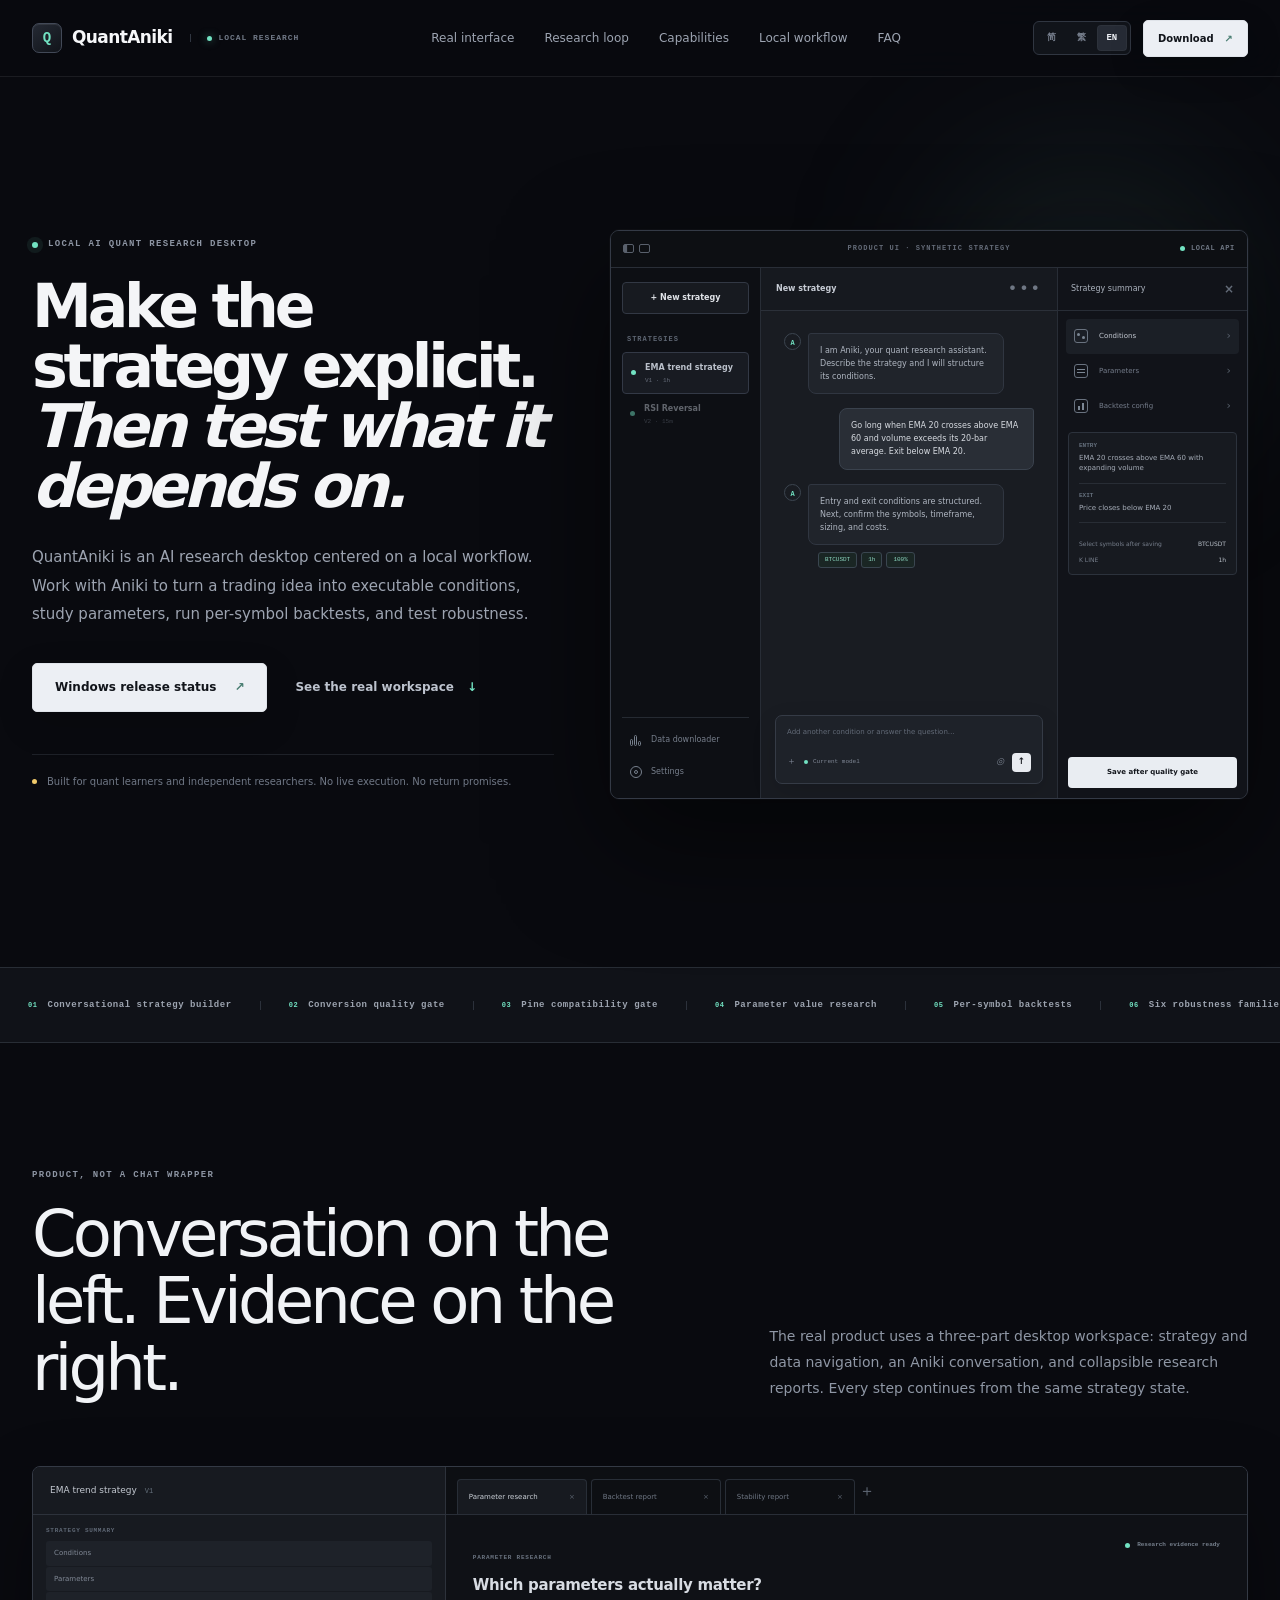
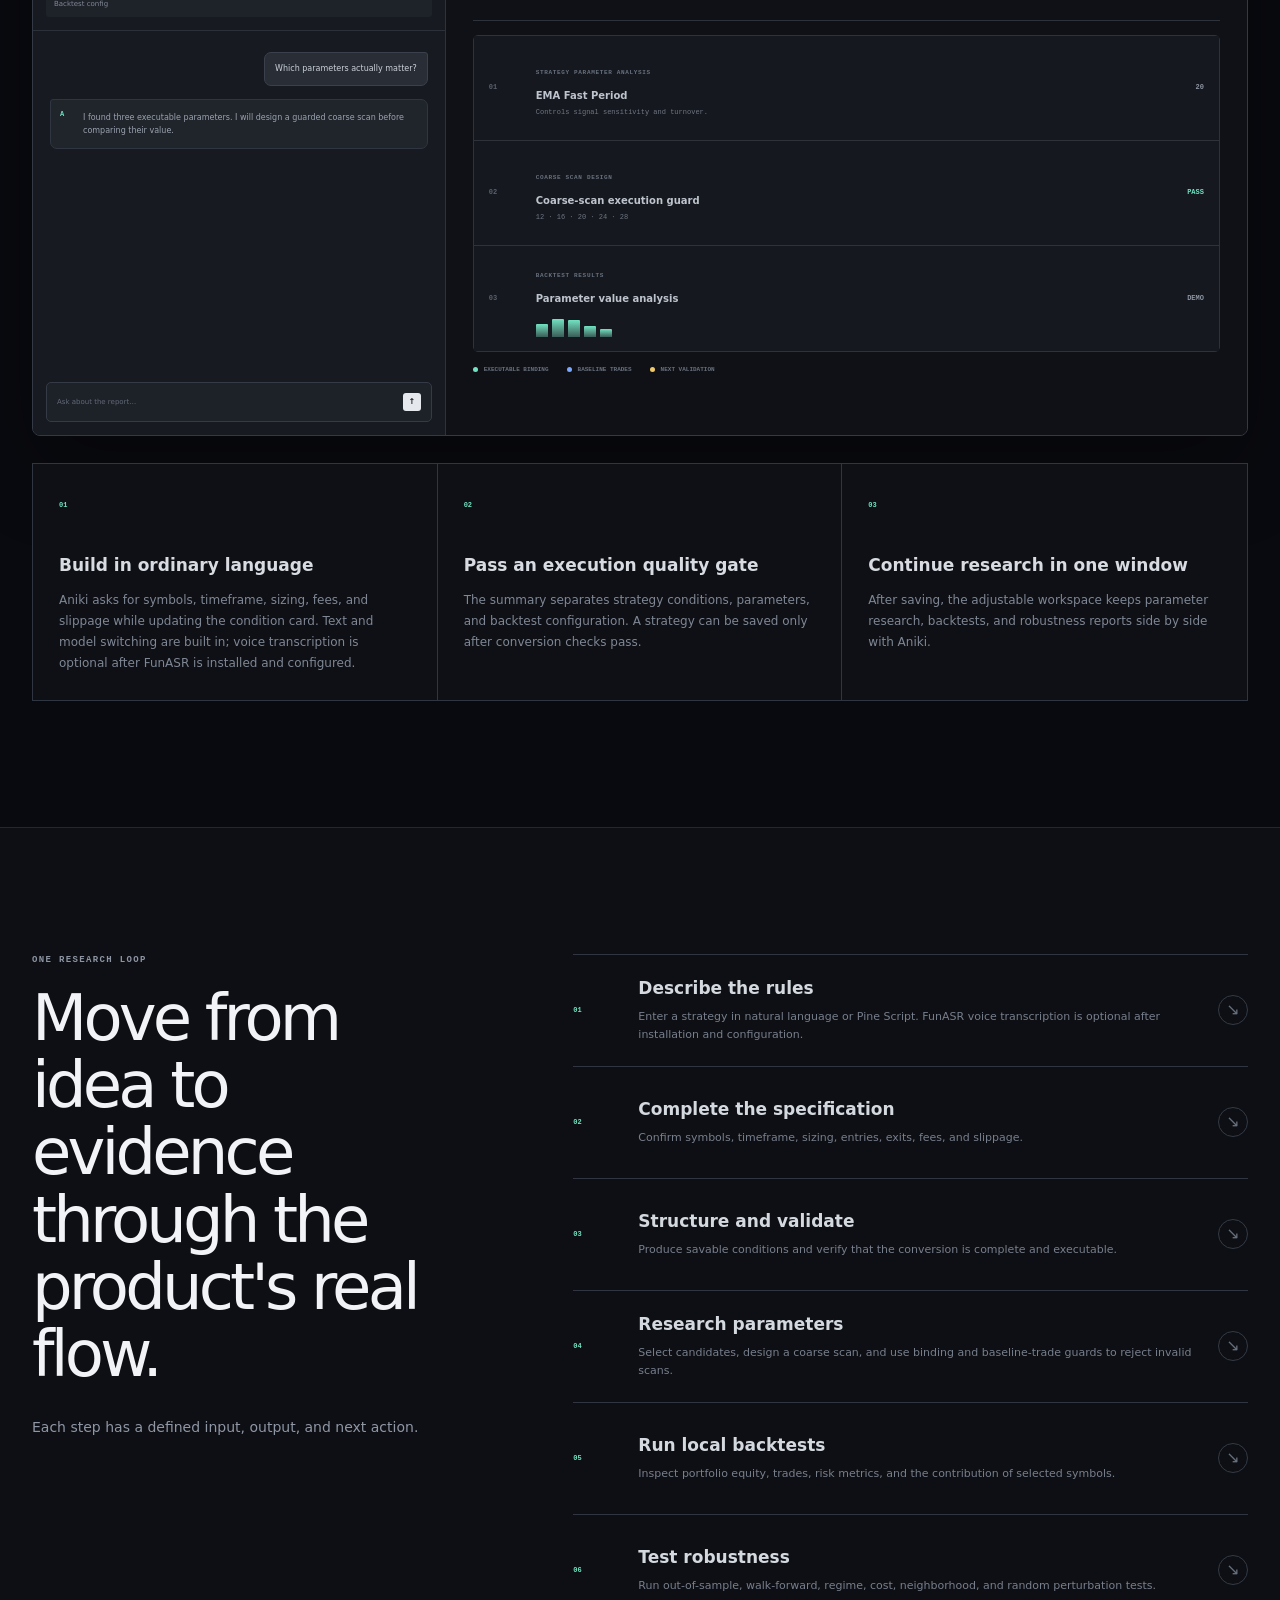
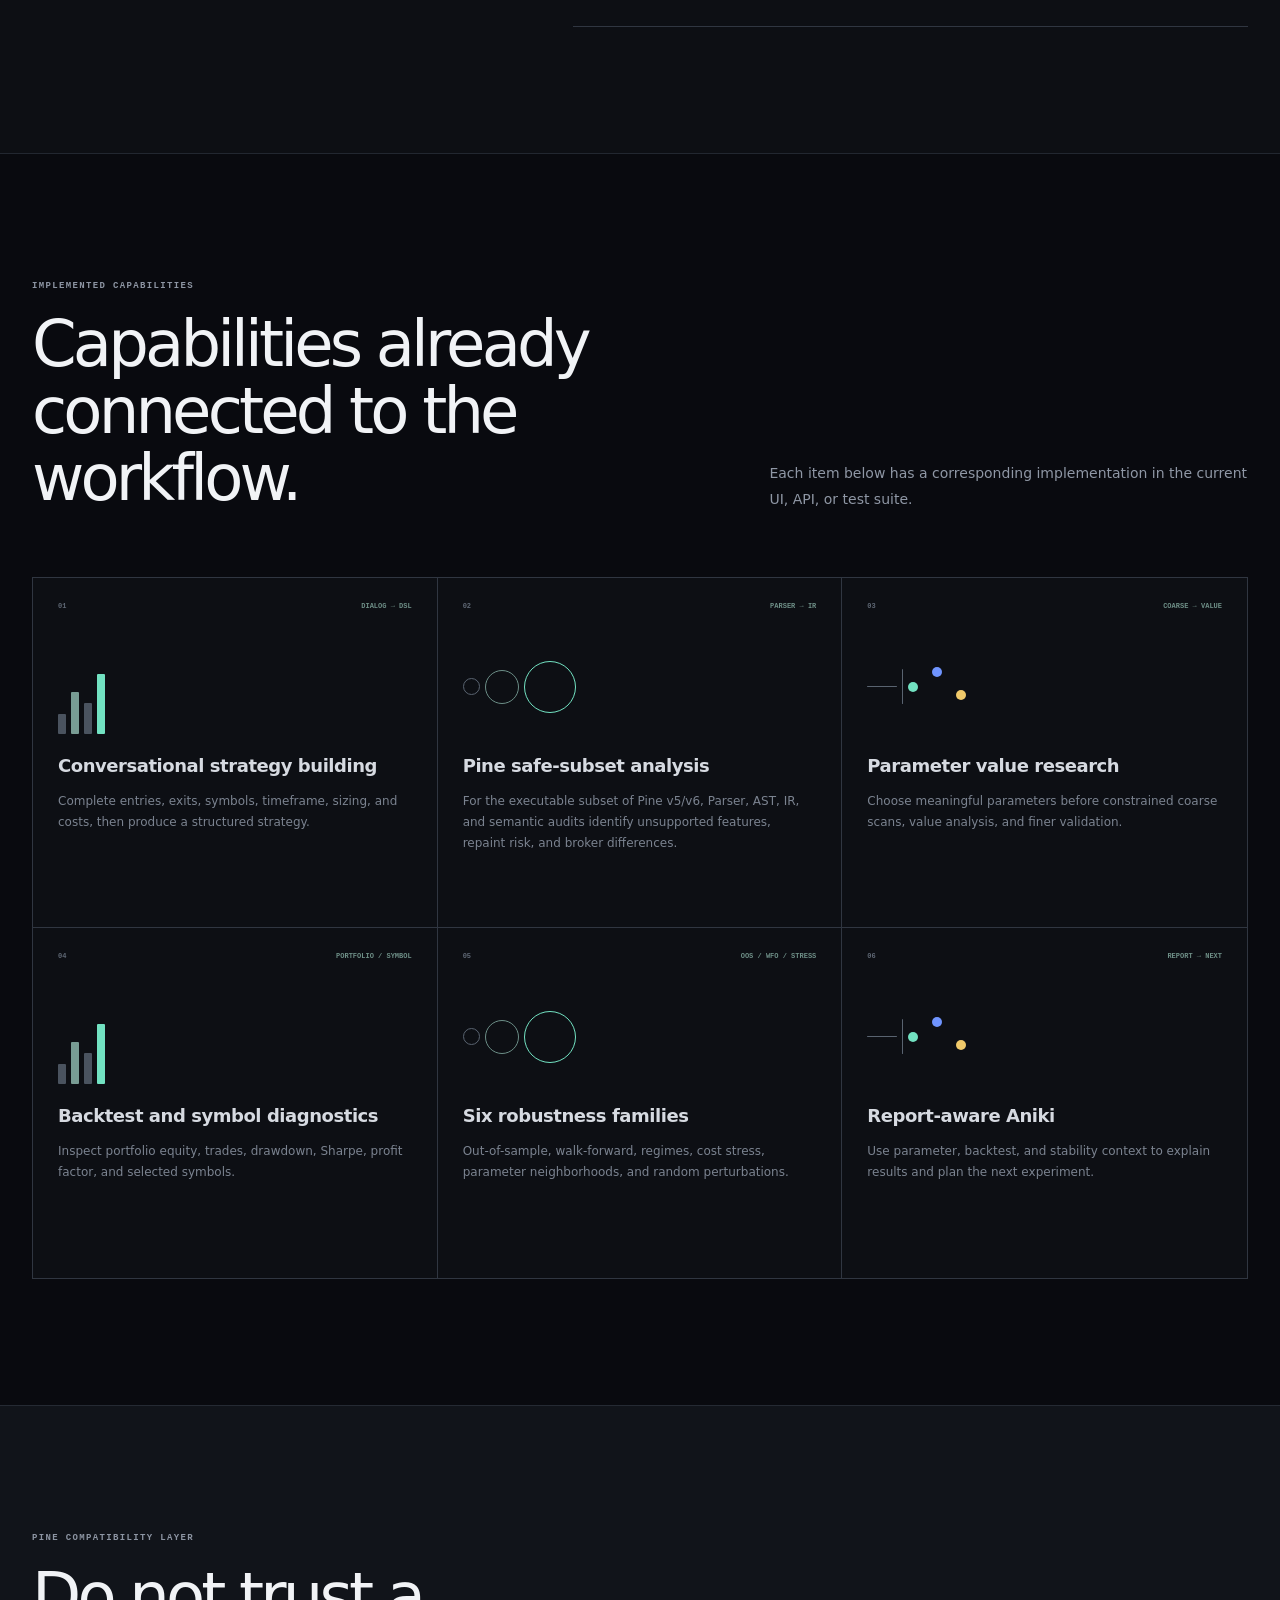
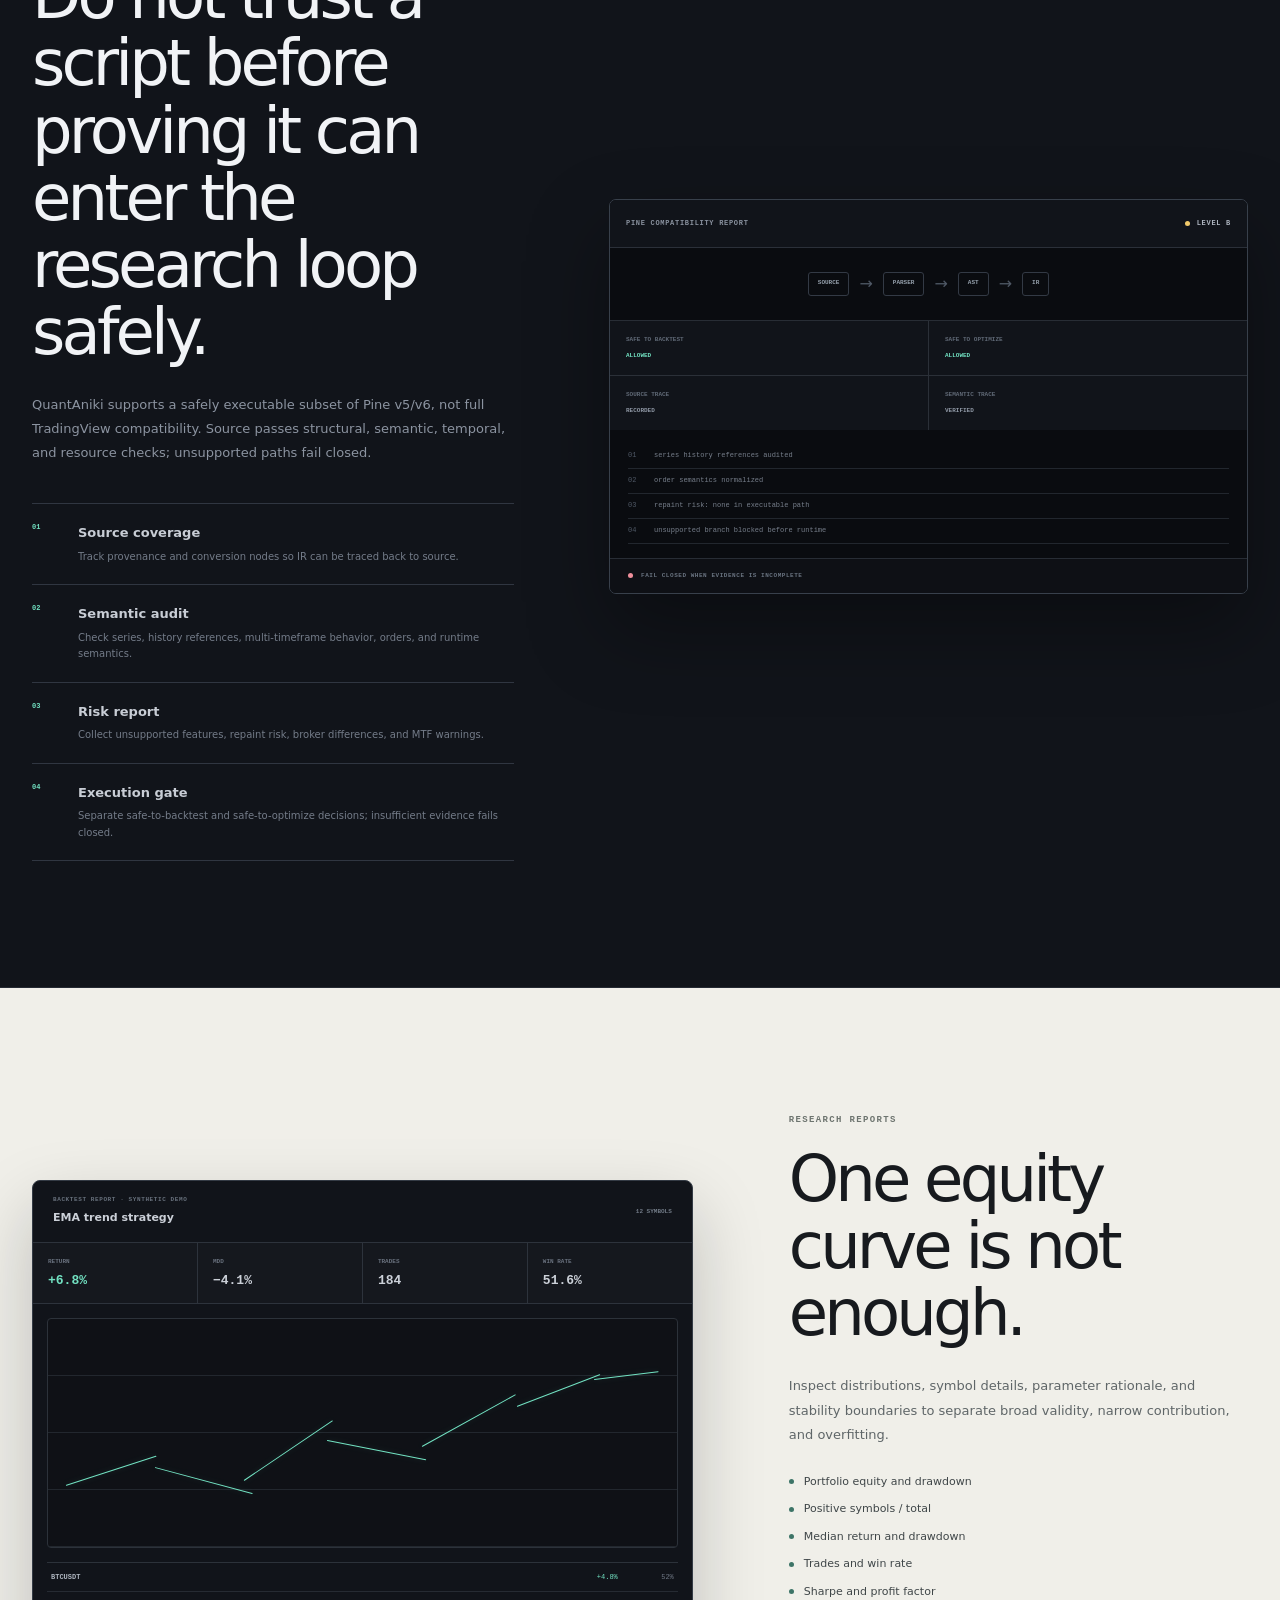
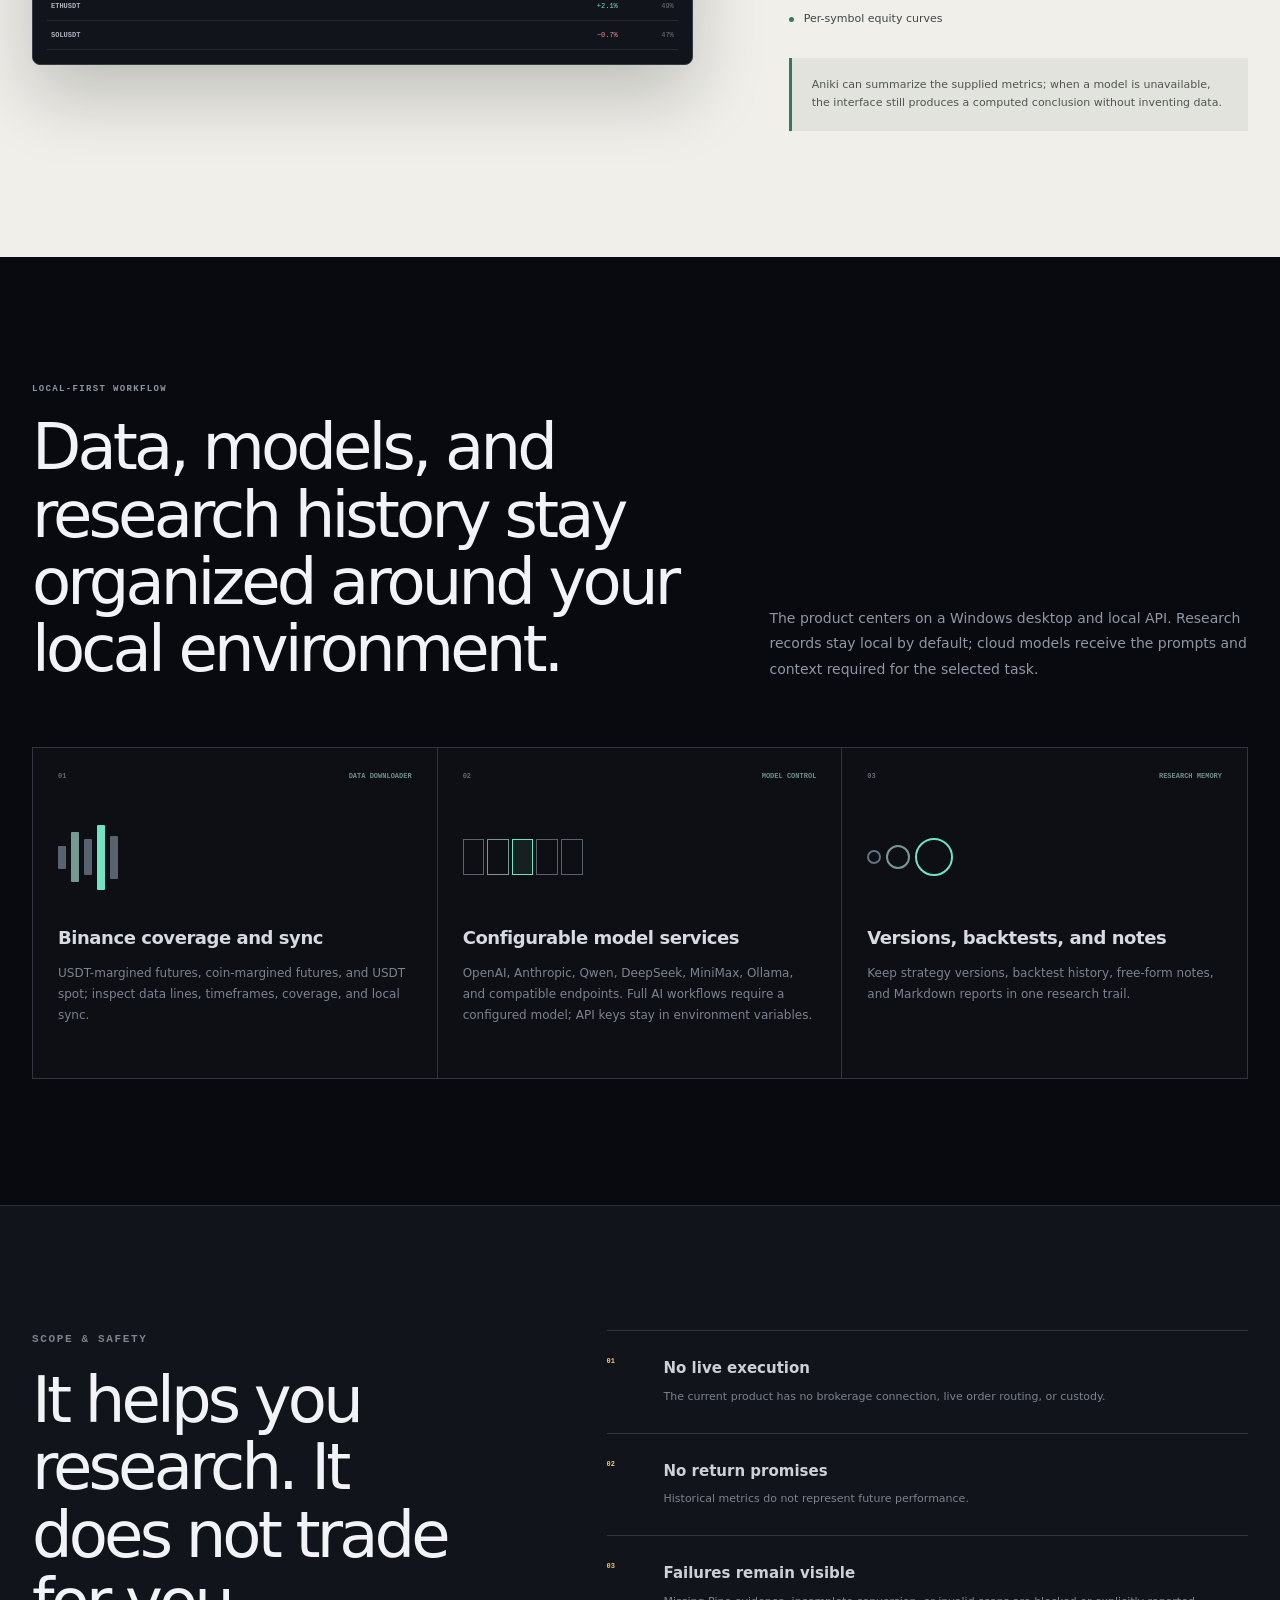
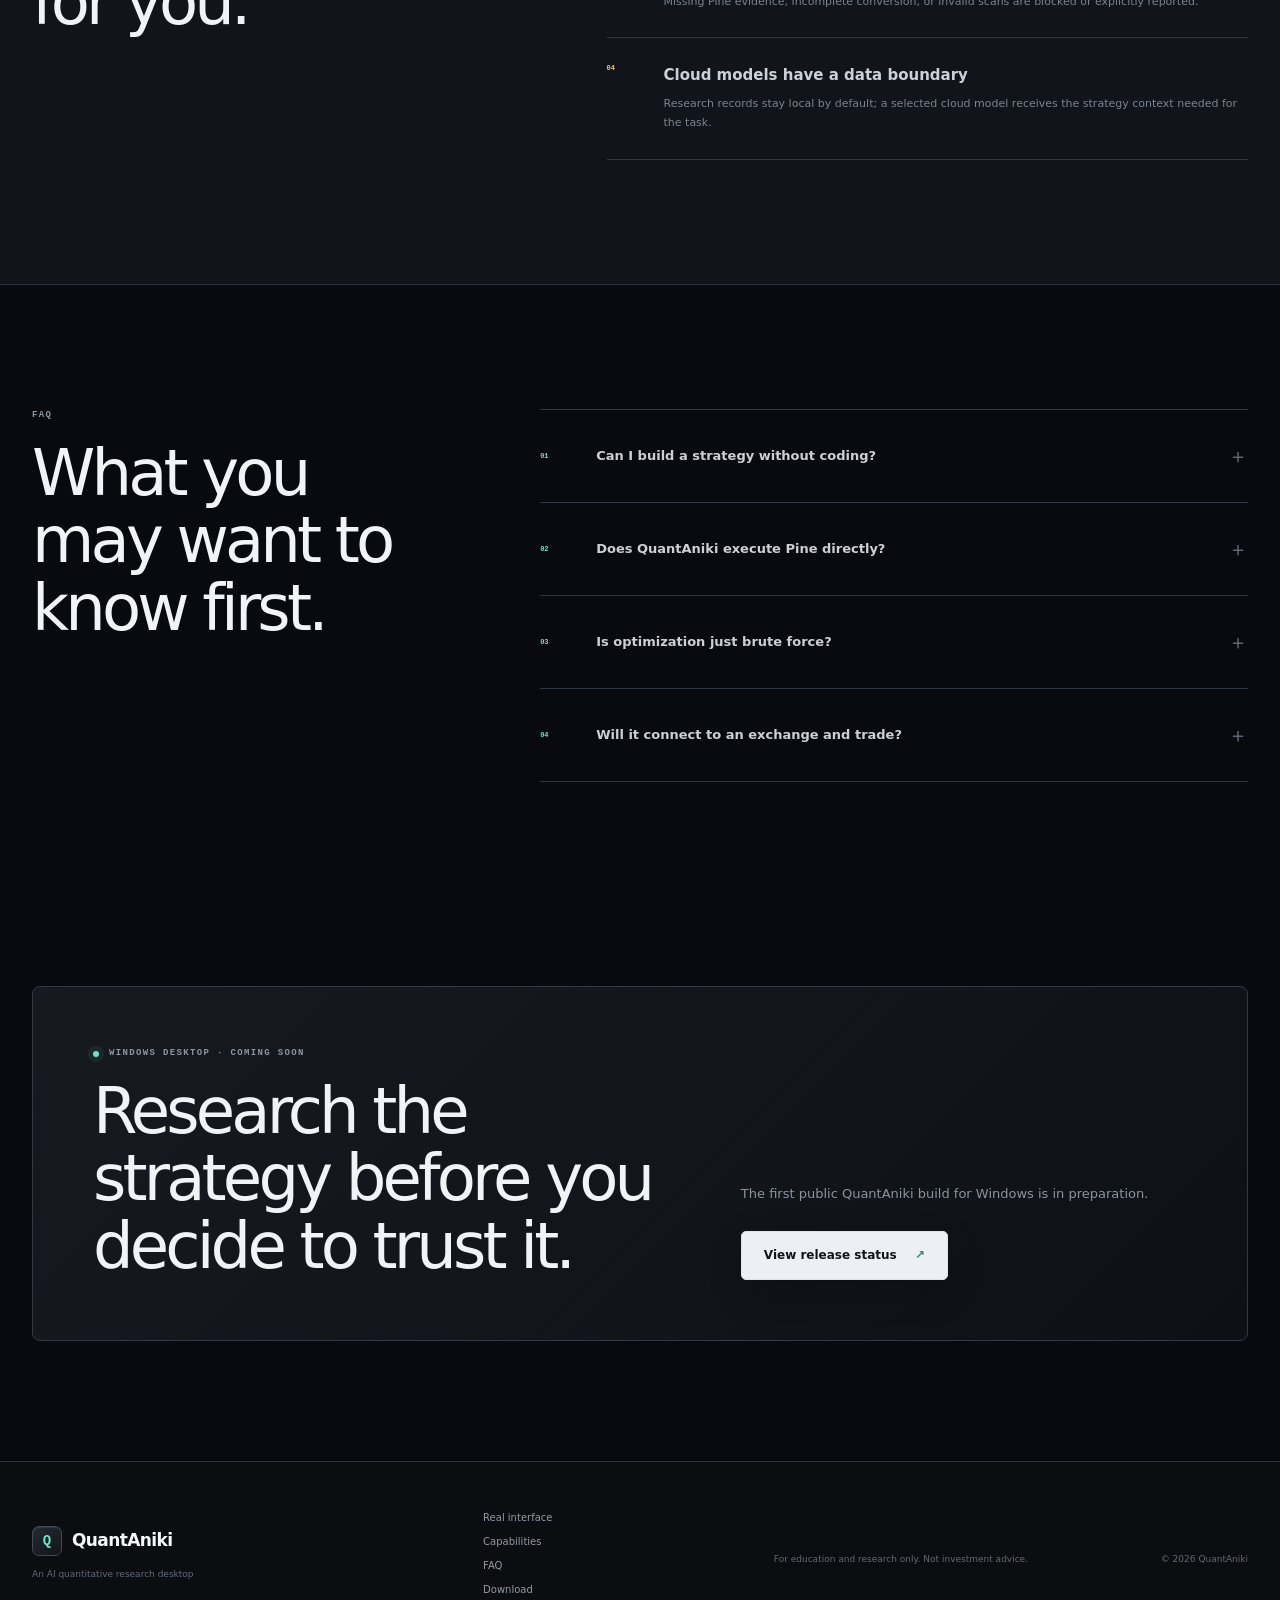
<file: en/index.html>
<!DOCTYPE html><html lang="en"><head><meta charSet="utf-8"/><meta name="viewport" content="width=device-width, initial-scale=1"/><link rel="stylesheet" href="/assets/index-C_wFUeqZ.css" data-rsc-css-href="/assets/index-C_wFUeqZ.css" data-precedence="vite-rsc/importer-resources"/><title>QuantAniki — Make the strategy explicit. Then test it.</title><meta name="description" content="QuantAniki is an AI research desktop centered on a local workflow. Work with Aniki to turn a trading idea into executable conditions, study parameters, run per-symbol backtests, and test robustness."/><meta name="application-name" content="QuantAniki"/><meta name="author" content="QuantAniki"/><meta name="creator" content="QuantAniki"/><meta name="publisher" content="QuantAniki"/><meta name="robots" content="index, follow"/><meta property="og:title" content="QuantAniki — Make the strategy explicit. Then test it."/><meta property="og:description" content="QuantAniki is an AI research desktop centered on a local workflow. Work with Aniki to turn a trading idea into executable conditions, study parameters, run per-symbol backtests, and test robustness."/><meta property="og:url" content="https://quantaniki.com/en"/><meta property="og:site_name" content="QuantAniki"/><meta property="og:type" content="website"/><meta property="og:locale" content="en_US"/><meta property="og:image" content="https://quantaniki.com/og.jpg"/><meta property="og:image:width" content="1200"/><meta property="og:image:height" content="630"/><meta property="og:image:alt" content="QuantAniki AI quantitative research desktop"/><meta name="twitter:card" content="summary_large_image"/><meta name="twitter:title" content="QuantAniki — Make the strategy explicit. Then test it."/><meta name="twitter:description" content="QuantAniki is an AI research desktop centered on a local workflow. Work with Aniki to turn a trading idea into executable conditions, study parameters, run per-symbol backtests, and test robustness."/><meta name="twitter:image" content="https://quantaniki.com/og.jpg"/><link rel="canonical" href="https://quantaniki.com/en"/><link rel="alternate" hrefLang="zh-CN" href="https://quantaniki.com/"/><link rel="alternate" hrefLang="zh-Hant" href="https://quantaniki.com/zh-hant"/><link rel="alternate" hrefLang="en" href="https://quantaniki.com/en"/><link rel="alternate" hrefLang="x-default" href="https://quantaniki.com/"/>
</head><body><main class="marketing-page" lang="en"><header class="site-header"><div class="nav-shell"><a href="/en" class="brand" aria-label="QuantAniki"><span class="brand-mark" aria-hidden="true"><span>Q</span></span><span class="brand-name">QuantAniki</span><span class="brand-status"><i></i>LOCAL RESEARCH</span></a><nav class="main-nav" aria-label="Primary"><a href="/en#product">Real interface</a><a href="/en#workflow">Research loop</a><a href="/en#capabilities">Capabilities</a><a href="/en#local">Local workflow</a><a href="/en#faq">FAQ</a></nav><div class="nav-actions"><nav class="language-switch" aria-label="Language"><a href="/" hrefLang="zh-CN">简</a><a href="/zh-hant" hrefLang="zh-Hant">繁</a><a href="/en" hrefLang="en" aria-current="page">EN</a></nav><a href="/en/download" class="button button-small">Download<span aria-hidden="true">↗</span></a></div></div></header><section class="hero section-shell"><div class="hero-copy"><p class="eyebrow"><i></i>LOCAL AI QUANT RESEARCH DESKTOP</p><h1>Make the strategy explicit.<br/><em>Then test what it depends on.</em></h1><p class="hero-description">QuantAniki is an AI research desktop centered on a local workflow. Work with Aniki to turn a trading idea into executable conditions, study parameters, run per-symbol backtests, and test robustness.</p><div class="hero-actions"><a href="/en/download" class="button">Windows release status<span aria-hidden="true">↗</span></a><a class="text-link" href="#product">See the real workspace<span aria-hidden="true">↓</span></a></div><p class="hero-note"><i></i>Built for quant learners and independent researchers. No live execution. No return promises.</p></div><div class="hero-product"><div class="product-window-frame" role="img" aria-label="Synthetic demonstration of the QuantAniki desktop strategy builder"><div class="product-window" aria-hidden="true"><div class="desktop-bar"><span class="panel-toggle" aria-hidden="true"><i></i><i></i></span><span class="demo-label">PRODUCT UI · SYNTHETIC STRATEGY</span><span class="desktop-state"><i></i>LOCAL API</span></div><div class="product-body"><aside class="product-sidebar"><span class="sidebar-new-strategy">+ New strategy</span><p class="sidebar-label">Strategies</p><div class="strategy-row active"><span class="strategy-dot"></span><div><b>EMA trend strategy</b><small>V1 · 1h</small></div></div><div class="strategy-row muted"><span class="strategy-dot"></span><div><b>RSI Reversal</b><small>V2 · 15m</small></div></div><div class="sidebar-nav"><span><i class="small-icon data-icon" aria-hidden="true"><b></b><b></b><b></b></i>Data downloader</span><span><i class="small-icon settings-icon" aria-hidden="true"><b></b></i>Settings</span></div></aside><section class="builder-panel"><header><strong>New strategy</strong><span>•••</span></header><div class="builder-conversation"><div class="assistant-message"><span>Aniki</span><p>I am Aniki, your quant research assistant. Describe the strategy and I will structure its conditions.</p></div><div class="user-message">Go long when EMA 20 crosses above EMA 60 and volume exceeds its 20-bar average. Exit below EMA 20.</div><div class="assistant-message"><span>Aniki</span><p>Entry and exit conditions are structured. Next, confirm the symbols, timeframe, sizing, and costs.</p><div class="answer-pills"><i>BTCUSDT</i><i>1h</i><i>100%</i></div></div></div><div class="composer"><p>Add another condition or answer the question…</p><div><span>＋</span><b><i></i>Current model</b><em>◎</em><strong>↑</strong></div></div></section><aside class="strategy-summary"><header><span>Strategy summary</span><b>×</b></header><div class="summary-tabs"><span class="active"><i class="summary-icon condition-icon" aria-hidden="true"><b></b><b></b></i>Conditions<b>›</b></span><span><i class="summary-icon parameter-icon" aria-hidden="true"><b></b><b></b></i>Parameters<b>›</b></span><span><i class="summary-icon report-icon" aria-hidden="true"><b></b><b></b></i>Backtest config<b>›</b></span></div><div class="condition-list"><p><span>ENTRY</span>EMA 20 crosses above EMA 60 with expanding volume</p><p><span>EXIT</span>Price closes below EMA 20</p><dl><div><dt>Select symbols after saving</dt><dd>BTCUSDT</dd></div><div><dt>K LINE</dt><dd>1h</dd></div></dl></div><span class="summary-save">Save after quality gate</span></aside></div></div></div></div></section><section class="evidence-strip"><div class="evidence-track"><span><b>01</b>Conversational strategy builder</span><span><b>02</b>Conversion quality gate</span><span><b>03</b>Pine compatibility gate</span><span><b>04</b>Parameter value research</span><span><b>05</b>Per-symbol backtests</span><span><b>06</b>Six robustness families</span></div></section><section class="product-section section-shell" id="product"><div class="section-heading split-heading"><div><p class="section-kicker">PRODUCT, NOT A CHAT WRAPPER</p><h2>Conversation on the left. Evidence on the right.</h2></div><p>The real product uses a three-part desktop workspace: strategy and data navigation, an Aniki conversation, and collapsible research reports. Every step continues from the same strategy state.</p></div><div class="research-window-frame" role="img" aria-label="Synthetic demonstration of the QuantAniki parameter research report"><div class="research-window" aria-hidden="true"><div class="research-left"><header><span>EMA trend strategy</span><small>V1</small></header><div class="mini-summary"><span>STRATEGY SUMMARY</span><b>Conditions</b><b>Parameters</b><b>Backtest config</b></div><div class="research-chat"><p>Which parameters actually matter?</p><div><span>Aniki</span>I found three executable parameters. I will design a guarded coarse scan before comparing their value.</div></div><div class="mini-composer"><span>Ask about the report…</span><b>↑</b></div></div><div class="research-canvas"><div class="report-tabs"><span class="active">Parameter research<b>×</b></span><span>Backtest report<b>×</b></span><span>Stability report<b>×</b></span><em>＋</em></div><div class="report-scroll"><div class="report-heading"><div><small>PARAMETER RESEARCH</small><h3>Which parameters actually matter?</h3></div><span><i></i>Research evidence ready</span></div><div class="report-stages"><article><span>01</span><div><small>STRATEGY PARAMETER ANALYSIS</small><h4>EMA Fast Period</h4><p>Controls signal sensitivity and turnover.</p></div><b>20</b></article><article><span>02</span><div><small>COARSE SCAN DESIGN</small><h4>Coarse-scan execution guard</h4><p>12 · 16 · 20 · 24 · 28</p></div><b class="status-pass">PASS</b></article><article><span>03</span><div><small>BACKTEST RESULTS</small><h4>Parameter value analysis</h4><div class="scan-bars"><i style="--bar:52%"></i><i style="--bar:74%"></i><i style="--bar:68%"></i><i style="--bar:44%"></i><i style="--bar:30%"></i></div></div><b>DEMO</b></article></div><div class="report-foot"><span><i class="emerald"></i>EXECUTABLE BINDING</span><span><i class="sky"></i>BASELINE TRADES</span><span><i class="amber"></i>NEXT VALIDATION</span></div></div></div></div></div><div class="product-notes"><article><span>01</span><h3>Build in ordinary language</h3><p>Aniki asks for symbols, timeframe, sizing, fees, and slippage while updating the condition card. Text and model switching are built in; voice transcription is optional after FunASR is installed and configured.</p></article><article><span>02</span><h3>Pass an execution quality gate</h3><p>The summary separates strategy conditions, parameters, and backtest configuration. A strategy can be saved only after conversion checks pass.</p></article><article><span>03</span><h3>Continue research in one window</h3><p>After saving, the adjustable workspace keeps parameter research, backtests, and robustness reports side by side with Aniki.</p></article></div></section><section class="workflow-section" id="workflow"><div class="section-shell workflow-grid"><div class="workflow-intro"><p class="section-kicker">ONE RESEARCH LOOP</p><h2>Move from idea to evidence through the product&#x27;s real flow.</h2><p>Each step has a defined input, output, and next action.</p></div><div class="workflow-list"><article><span>01</span><div><h3>Describe the rules</h3><p>Enter a strategy in natural language or Pine Script. FunASR voice transcription is optional after installation and configuration.</p></div><b aria-hidden="true">↘</b></article><article><span>02</span><div><h3>Complete the specification</h3><p>Confirm symbols, timeframe, sizing, entries, exits, fees, and slippage.</p></div><b aria-hidden="true">↘</b></article><article><span>03</span><div><h3>Structure and validate</h3><p>Produce savable conditions and verify that the conversion is complete and executable.</p></div><b aria-hidden="true">↘</b></article><article><span>04</span><div><h3>Research parameters</h3><p>Select candidates, design a coarse scan, and use binding and baseline-trade guards to reject invalid scans.</p></div><b aria-hidden="true">↘</b></article><article><span>05</span><div><h3>Run local backtests</h3><p>Inspect portfolio equity, trades, risk metrics, and the contribution of selected symbols.</p></div><b aria-hidden="true">↘</b></article><article><span>06</span><div><h3>Test robustness</h3><p>Run out-of-sample, walk-forward, regime, cost, neighborhood, and random perturbation tests.</p></div><b aria-hidden="true">↘</b></article></div></div></section><section class="capability-section section-shell" id="capabilities"><div class="section-heading split-heading"><div><p class="section-kicker">IMPLEMENTED CAPABILITIES</p><h2>Capabilities already connected to the workflow.</h2></div><p>Each item below has a corresponding implementation in the current UI, API, or test suite.</p></div><div class="capability-grid"><article><div><span>01</span><code>DIALOG → DSL</code></div><div class="capability-glyph glyph-1"><i></i><i></i><i></i><i></i></div><h3>Conversational strategy building</h3><p>Complete entries, exits, symbols, timeframe, sizing, and costs, then produce a structured strategy.</p></article><article><div><span>02</span><code>PARSER → IR</code></div><div class="capability-glyph glyph-2"><i></i><i></i><i></i><i></i></div><h3>Pine safe-subset analysis</h3><p>For the executable subset of Pine v5/v6, Parser, AST, IR, and semantic audits identify unsupported features, repaint risk, and broker differences.</p></article><article><div><span>03</span><code>COARSE → VALUE</code></div><div class="capability-glyph glyph-3"><i></i><i></i><i></i><i></i></div><h3>Parameter value research</h3><p>Choose meaningful parameters before constrained coarse scans, value analysis, and finer validation.</p></article><article><div><span>04</span><code>PORTFOLIO / SYMBOL</code></div><div class="capability-glyph glyph-1"><i></i><i></i><i></i><i></i></div><h3>Backtest and symbol diagnostics</h3><p>Inspect portfolio equity, trades, drawdown, Sharpe, profit factor, and selected symbols.</p></article><article><div><span>05</span><code>OOS / WFO / STRESS</code></div><div class="capability-glyph glyph-2"><i></i><i></i><i></i><i></i></div><h3>Six robustness families</h3><p>Out-of-sample, walk-forward, regimes, cost stress, parameter neighborhoods, and random perturbations.</p></article><article><div><span>06</span><code>REPORT → NEXT</code></div><div class="capability-glyph glyph-3"><i></i><i></i><i></i><i></i></div><h3>Report-aware Aniki</h3><p>Use parameter, backtest, and stability context to explain results and plan the next experiment.</p></article></div></section><section class="pine-section"><div class="section-shell pine-grid"><div><p class="section-kicker">PINE COMPATIBILITY LAYER</p><h2>Do not trust a script before proving it can enter the research loop safely.</h2><p>QuantAniki supports a safely executable subset of Pine v5/v6, not full TradingView compatibility. Source passes structural, semantic, temporal, and resource checks; unsupported paths fail closed.</p><div class="pine-gates"><article><span>01</span><div><h3>Source coverage</h3><p>Track provenance and conversion nodes so IR can be traced back to source.</p></div></article><article><span>02</span><div><h3>Semantic audit</h3><p>Check series, history references, multi-timeframe behavior, orders, and runtime semantics.</p></div></article><article><span>03</span><div><h3>Risk report</h3><p>Collect unsupported features, repaint risk, broker differences, and MTF warnings.</p></div></article><article><span>04</span><div><h3>Execution gate</h3><p>Separate safe-to-backtest and safe-to-optimize decisions; insufficient evidence fails closed.</p></div></article></div></div><div class="pine-console"><header><span>PINE COMPATIBILITY REPORT</span><b><i></i>LEVEL B</b></header><div class="pipeline"><span>SOURCE</span><i>→</i><span>PARSER</span><i>→</i><span>AST</span><i>→</i><span>IR</span></div><div class="gate-metrics"><article><small>SAFE TO BACKTEST</small><b class="good">ALLOWED</b></article><article><small>SAFE TO OPTIMIZE</small><b class="good">ALLOWED</b></article><article><small>SOURCE TRACE</small><b>RECORDED</b></article><article><small>SEMANTIC TRACE</small><b>VERIFIED</b></article></div><div class="console-log"><p><span>01</span>series history references audited</p><p><span>02</span>order semantics normalized</p><p><span>03</span>repaint risk: none in executable path</p><p><span>04</span>unsupported branch blocked before runtime</p></div><footer><i></i>FAIL CLOSED WHEN EVIDENCE IS INCOMPLETE</footer></div></div></section><section class="reports-section"><div class="section-shell reports-grid"><div class="report-visual"><div class="report-visual-head"><div><small>BACKTEST REPORT · SYNTHETIC DEMO</small><b>EMA trend strategy</b></div><span>12 SYMBOLS</span></div><div class="metric-row"><article><small>RETURN</small><b>+6.8%</b></article><article><small>MDD</small><b>−4.1%</b></article><article><small>TRADES</small><b>184</b></article><article><small>WIN RATE</small><b>51.6%</b></article></div><div class="chart-card"><div class="chart-grid"><i></i><i></i><i></i><i></i></div><div class="chart-line"><i></i><i></i><i></i><i></i><i></i><i></i><i></i></div></div><div class="symbol-rows"><span><b>BTCUSDT</b><em>+4.8%</em><i>52%</i></span><span><b>ETHUSDT</b><em>+2.1%</em><i>49%</i></span><span><b>SOLUSDT</b><em>−0.7%</em><i>47%</i></span></div></div><div class="reports-copy"><p class="section-kicker">RESEARCH REPORTS</p><h2>One equity curve is not enough.</h2><p>Inspect distributions, symbol details, parameter rationale, and stability boundaries to separate broad validity, narrow contribution, and overfitting.</p><ul><li><i></i>Portfolio equity and drawdown</li><li><i></i>Positive symbols / total</li><li><i></i>Median return and drawdown</li><li><i></i>Trades and win rate</li><li><i></i>Sharpe and profit factor</li><li><i></i>Per-symbol equity curves</li></ul><blockquote>Aniki can summarize the supplied metrics; when a model is unavailable, the interface still produces a computed conclusion without inventing data.</blockquote></div></div></section><section class="local-section section-shell" id="local"><div class="section-heading split-heading"><div><p class="section-kicker">LOCAL-FIRST WORKFLOW</p><h2>Data, models, and research history stay organized around your local environment.</h2></div><p>The product centers on a Windows desktop and local API. Research records stay local by default; cloud models receive the prompts and context required for the selected task.</p></div><div class="local-grid"><article><div><span>01</span><code>DATA DOWNLOADER</code></div><div class="local-glyph local-glyph-1"><i></i><i></i><i></i><i></i><i></i></div><h3>Binance coverage and sync</h3><p>USDT-margined futures, coin-margined futures, and USDT spot; inspect data lines, timeframes, coverage, and local sync.</p></article><article><div><span>02</span><code>MODEL CONTROL</code></div><div class="local-glyph local-glyph-2"><i></i><i></i><i></i><i></i><i></i></div><h3>Configurable model services</h3><p>OpenAI, Anthropic, Qwen, DeepSeek, MiniMax, Ollama, and compatible endpoints. Full AI workflows require a configured model; API keys stay in environment variables.</p></article><article><div><span>03</span><code>RESEARCH MEMORY</code></div><div class="local-glyph local-glyph-3"><i></i><i></i><i></i><i></i><i></i></div><h3>Versions, backtests, and notes</h3><p>Keep strategy versions, backtest history, free-form notes, and Markdown reports in one research trail.</p></article></div></section><section class="boundary-section"><div class="section-shell boundary-grid"><div><p class="section-kicker">SCOPE &amp; SAFETY</p><h2>It helps you research. It does not trade for you.</h2></div><div><article><span>01</span><div><h3>No live execution</h3><p>The current product has no brokerage connection, live order routing, or custody.</p></div></article><article><span>02</span><div><h3>No return promises</h3><p>Historical metrics do not represent future performance.</p></div></article><article><span>03</span><div><h3>Failures remain visible</h3><p>Missing Pine evidence, incomplete conversion, or invalid scans are blocked or explicitly reported.</p></div></article><article><span>04</span><div><h3>Cloud models have a data boundary</h3><p>Research records stay local by default; a selected cloud model receives the strategy context needed for the task.</p></div></article></div></div></section><section class="faq-section section-shell" id="faq"><div class="faq-heading"><p class="section-kicker">FAQ</p><h2>What you may want to know first.</h2></div><div class="faq-list"><details><summary><span>01</span>Can I build a strategy without coding?<b aria-hidden="true">＋</b></summary><p>Yes. Aniki asks for the missing conditions and turns your answers into a structured strategy.</p></details><details><summary><span>02</span>Does QuantAniki execute Pine directly?<b aria-hidden="true">＋</b></summary><p>No. It supports a safe subset of Pine v5/v6 and applies semantic, provenance, and execution gates; this is not full TradingView compatibility.</p></details><details><summary><span>03</span>Is optimization just brute force?<b aria-hidden="true">＋</b></summary><p>No. The product identifies candidates and research value before a guarded coarse scan and result validation.</p></details><details><summary><span>04</span>Will it connect to an exchange and trade?<b aria-hidden="true">＋</b></summary><p>No. The current product is a local research tool with no live order connection.</p></details></div></section><section class="closing section-shell"><div><p class="eyebrow"><i></i>WINDOWS DESKTOP · COMING SOON</p><h2>Research the strategy before you decide to trust it.</h2></div><div><p>The first public QuantAniki build for Windows is in preparation.</p><a href="/en/download" class="button">View release status<span aria-hidden="true">↗</span></a></div></section><footer class="site-footer"><div class="section-shell footer-grid"><div><a href="/en" class="brand" aria-label="QuantAniki"><span class="brand-mark" aria-hidden="true"><span>Q</span></span><span class="brand-name">QuantAniki</span><span class="brand-status"><i></i>LOCAL RESEARCH</span></a><p>An AI quantitative research desktop</p></div><nav aria-label="Footer"><a href="/en#product">Real interface</a><a href="/en#capabilities">Capabilities</a><a href="/en#faq">FAQ</a><a href="/en/download">Download</a></nav><p>For education and research only. Not investment advice.</p><span>© 2026 QuantAniki</span></div></footer></main></body></html>
</file>
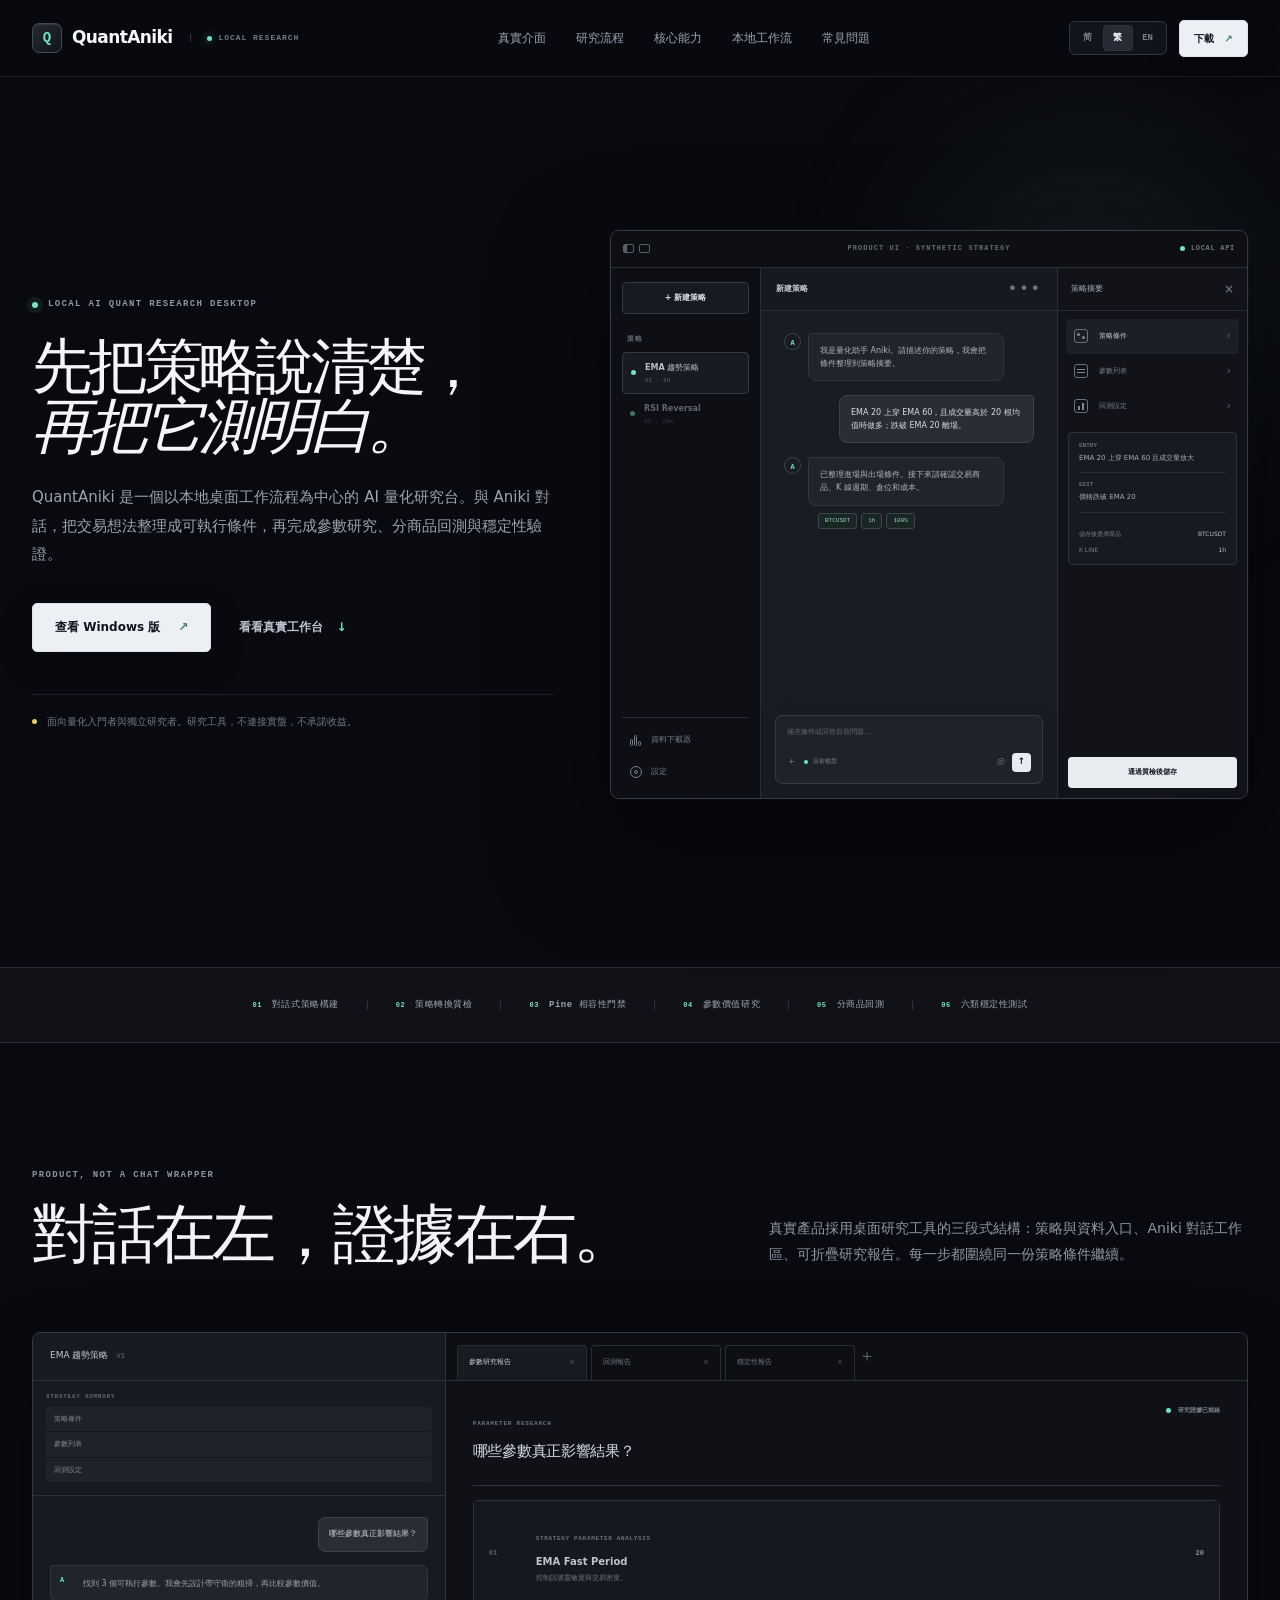
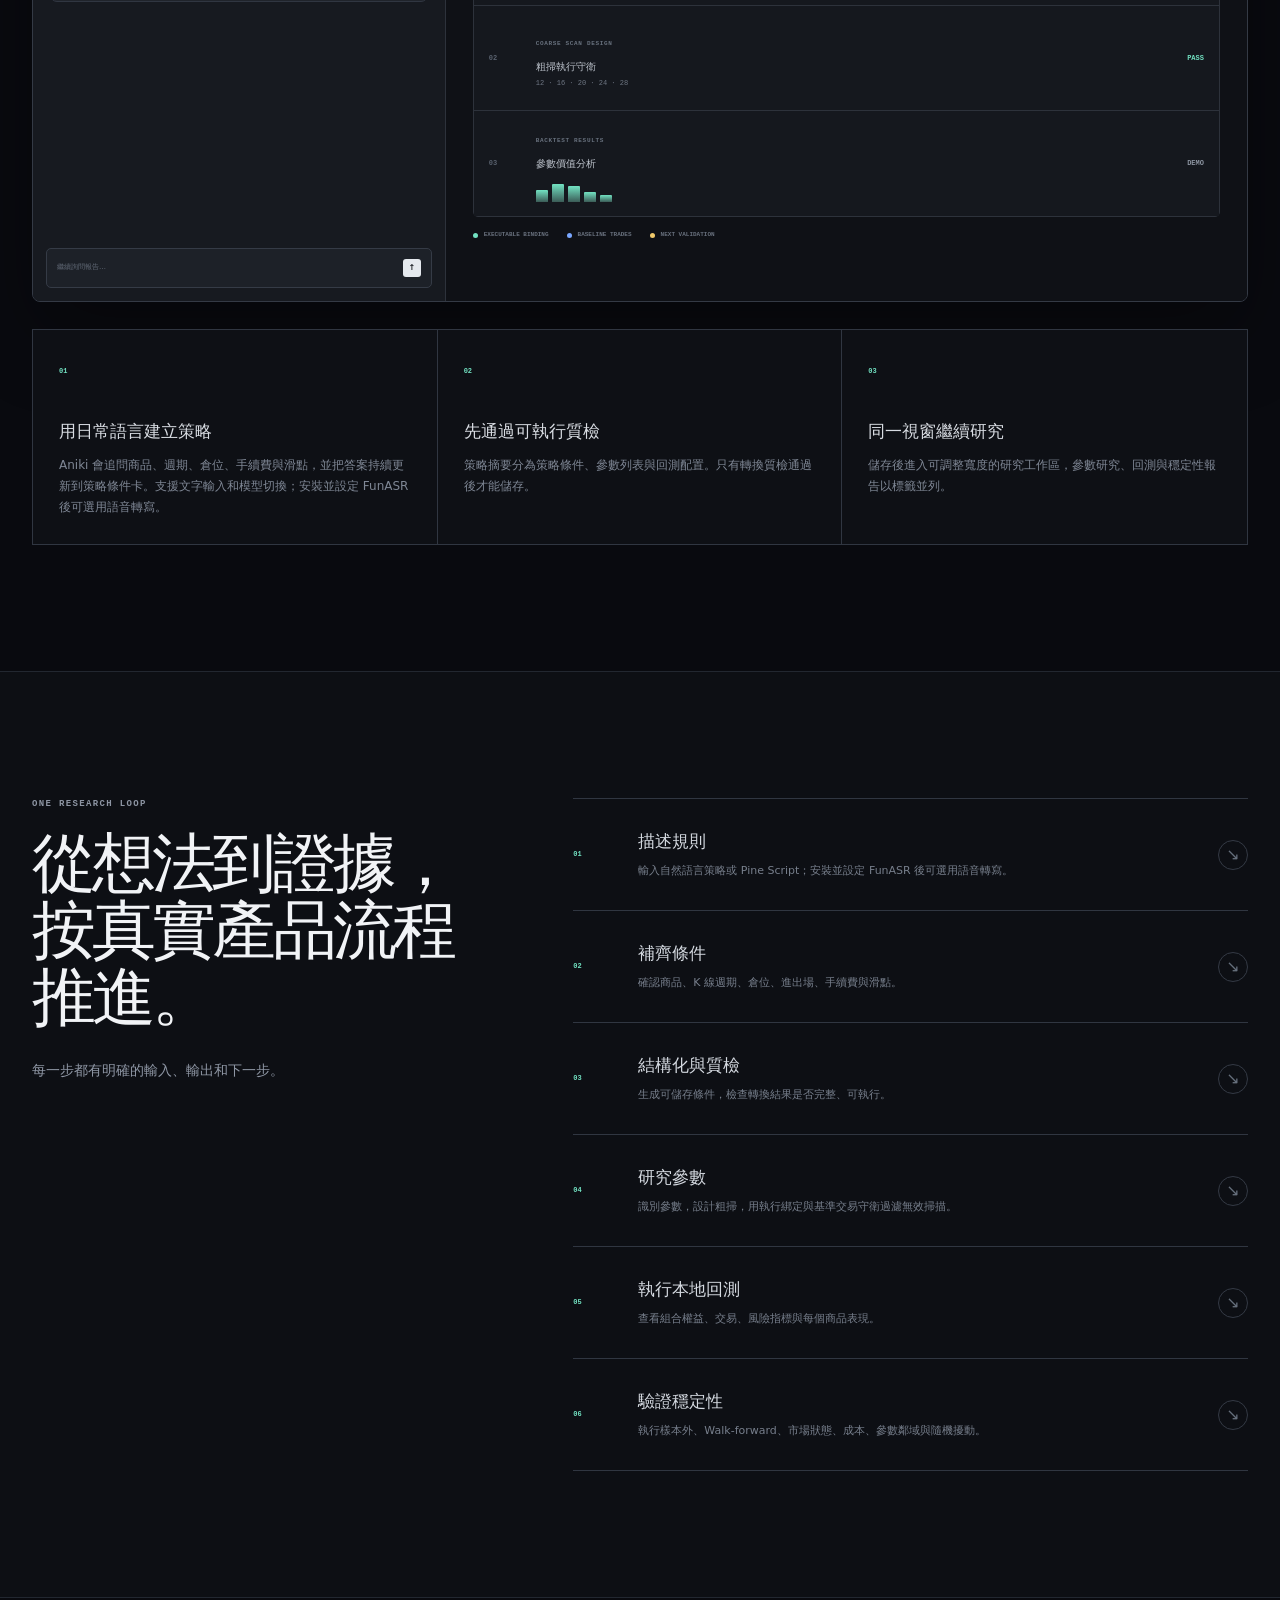
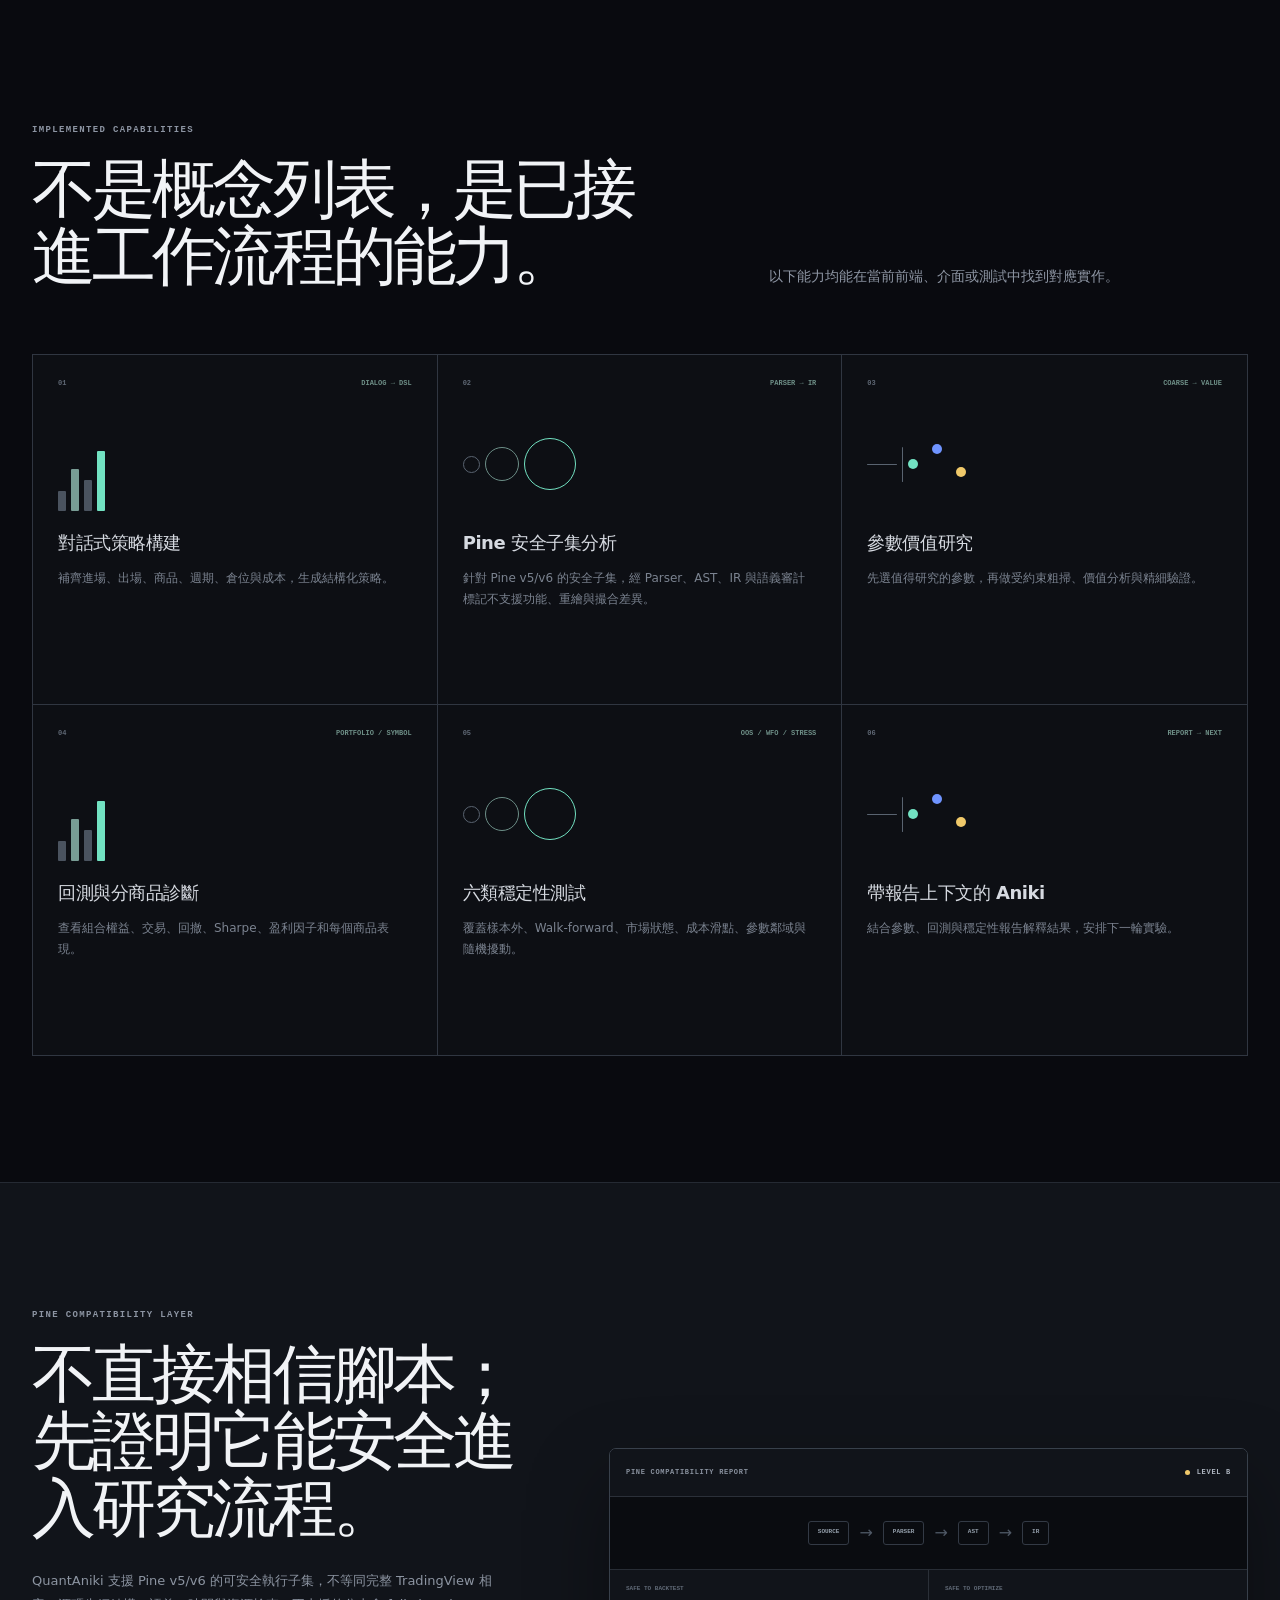
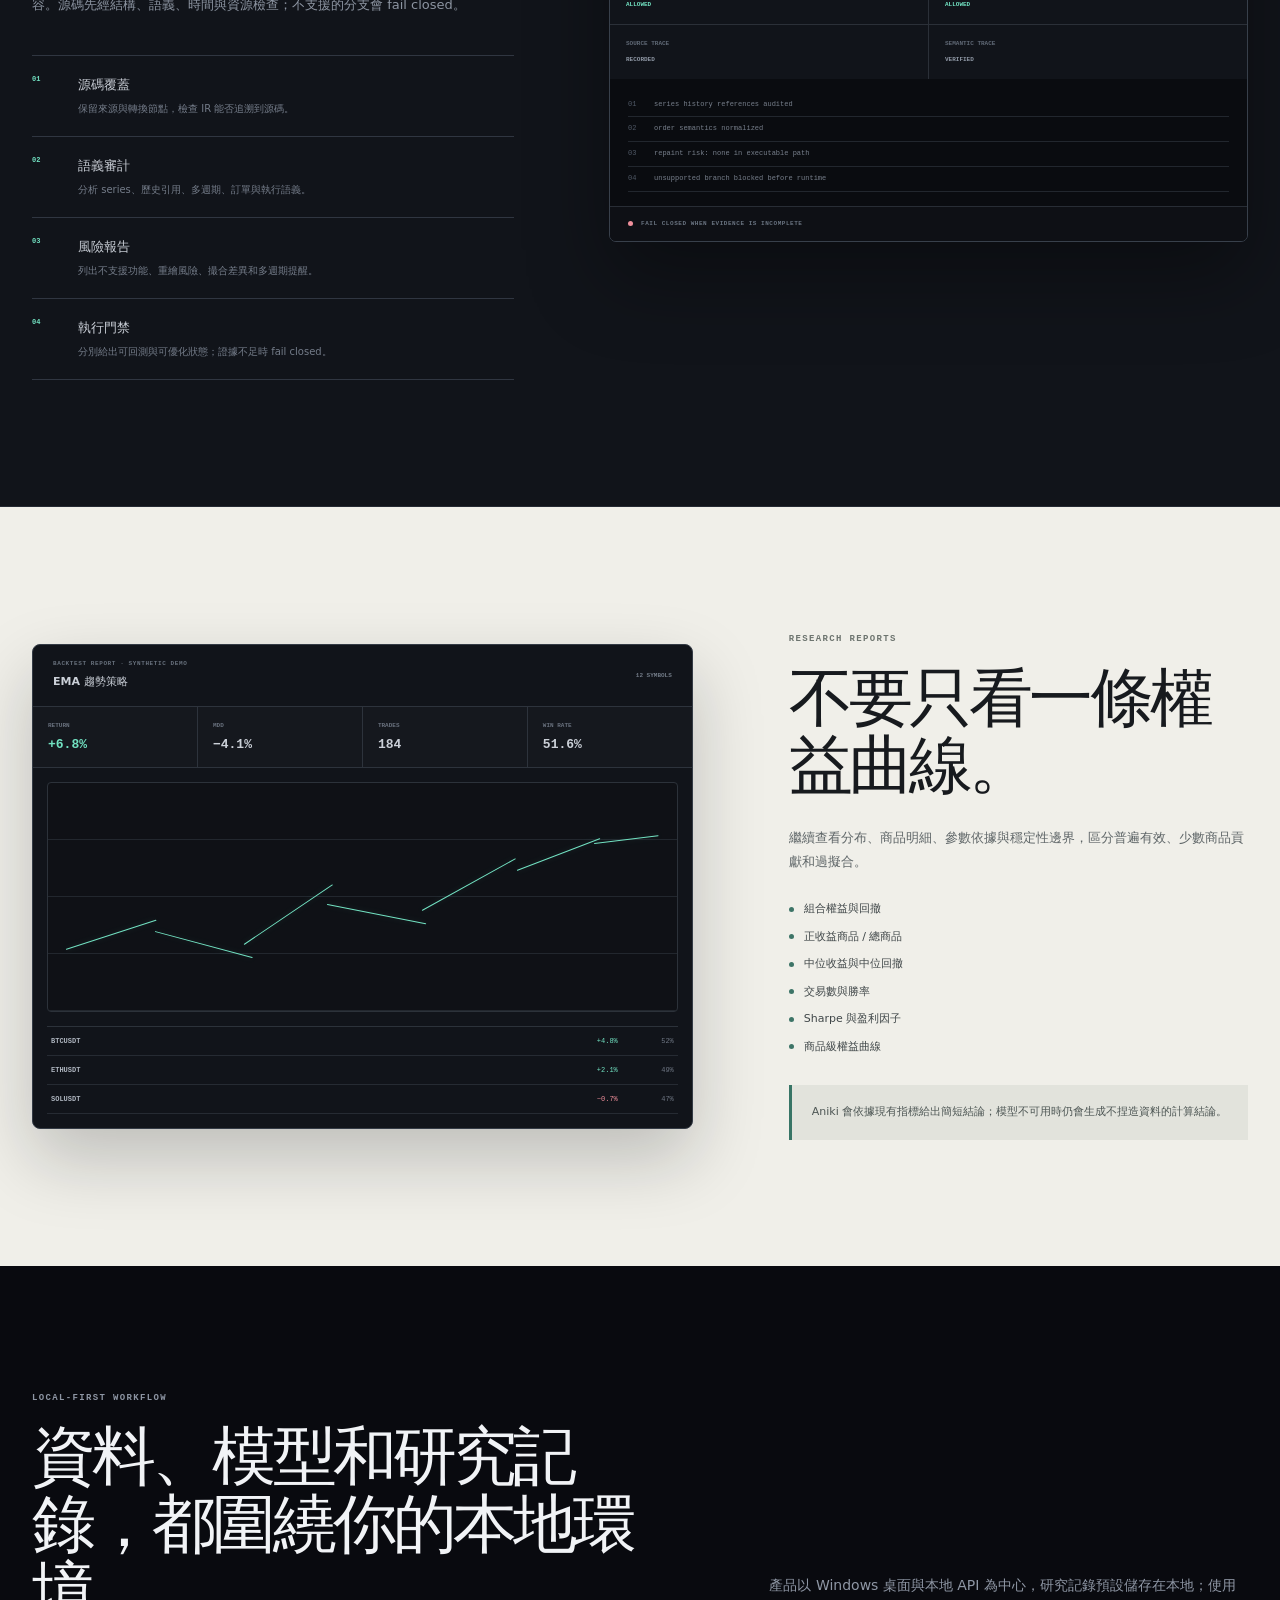
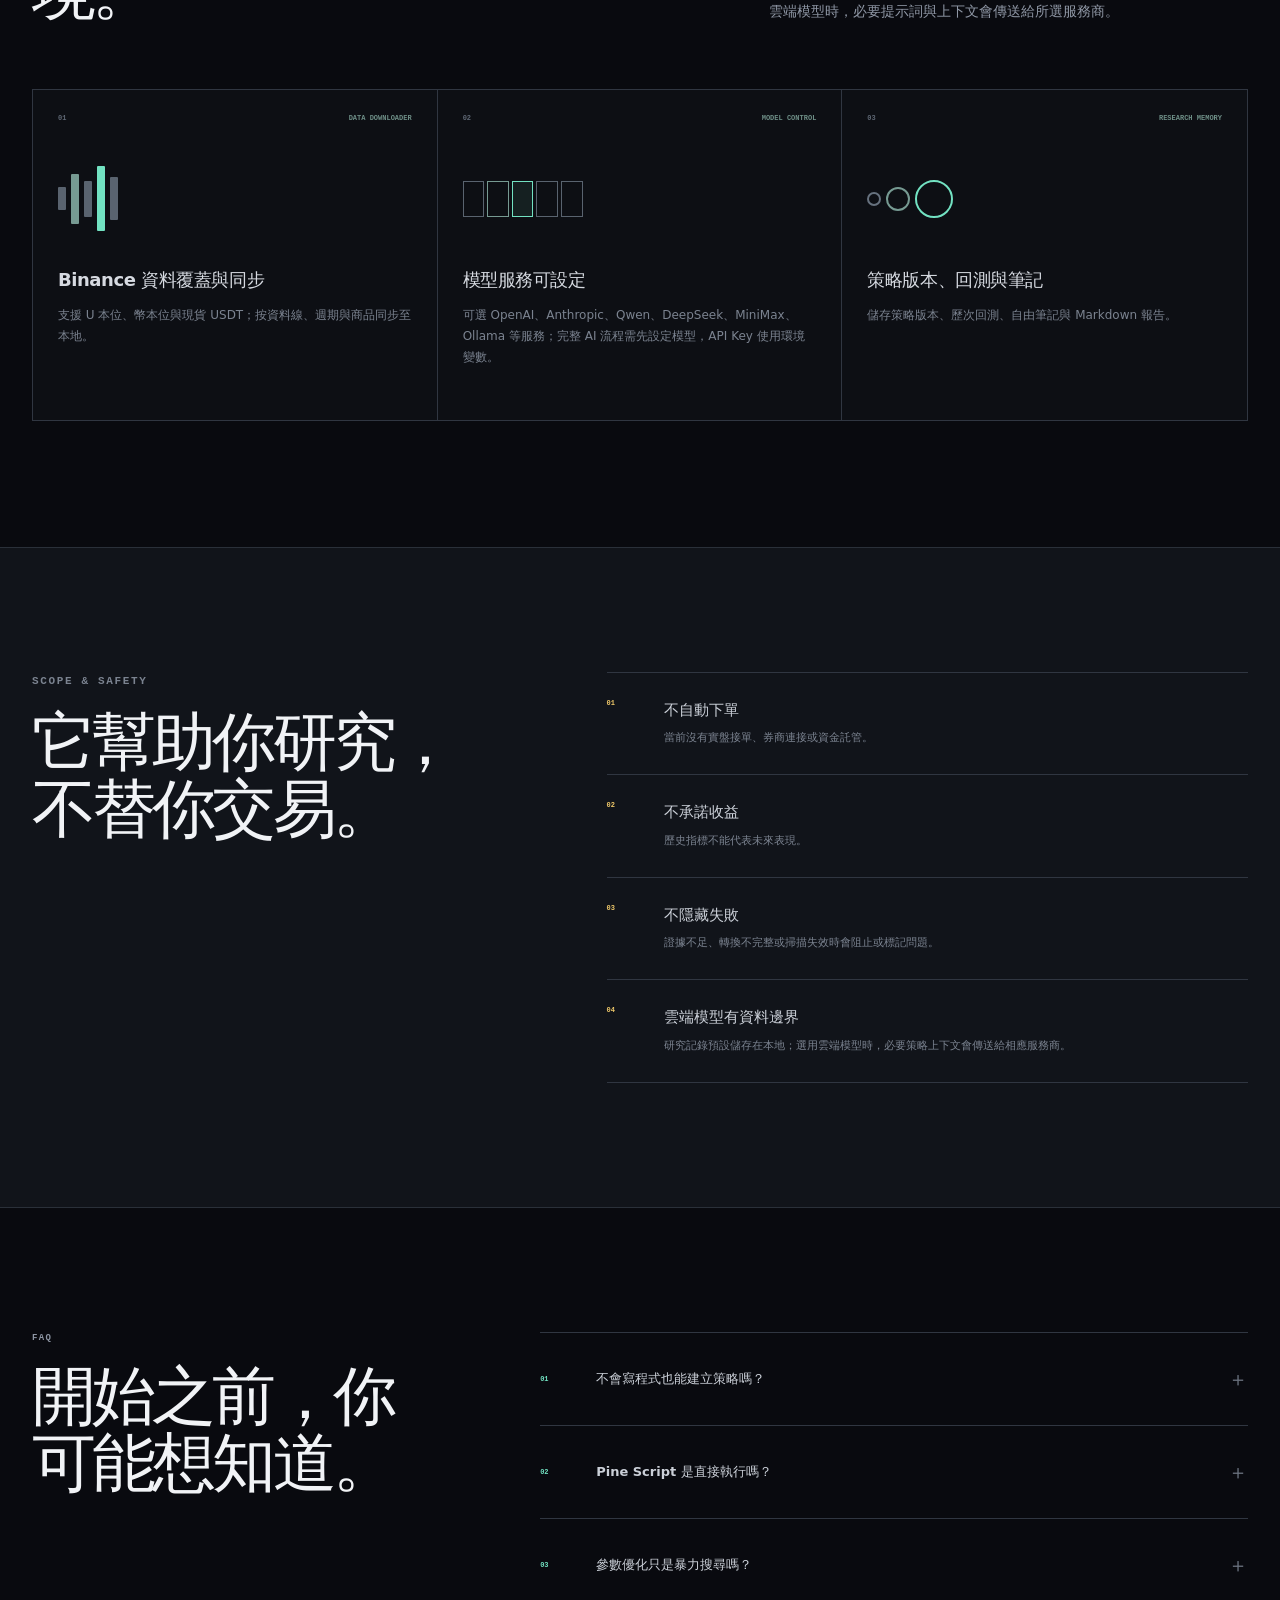
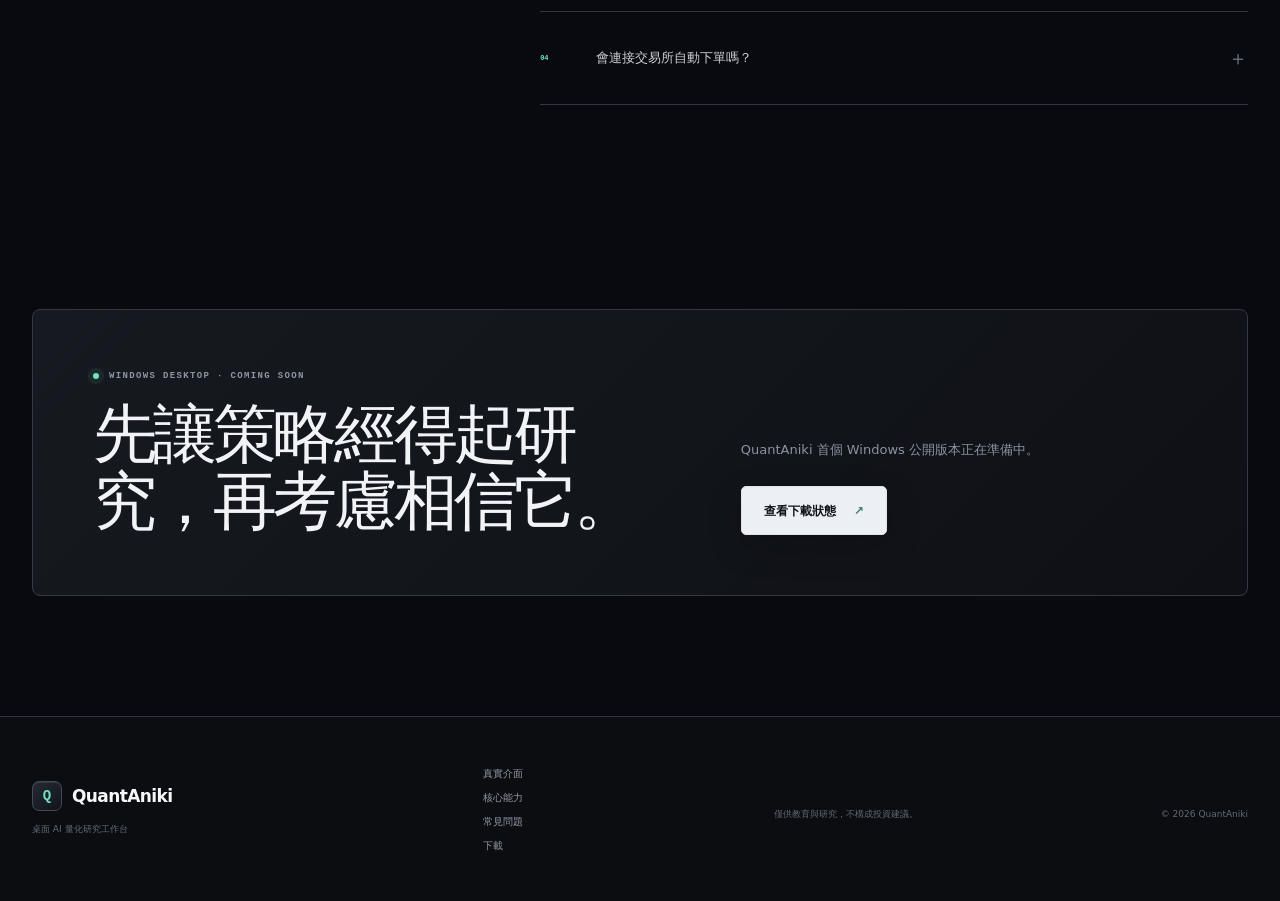
<file: zh-hant/index.html>
<!DOCTYPE html><html lang="zh-Hant"><head><meta charSet="utf-8"/><meta name="viewport" content="width=device-width, initial-scale=1"/><link rel="stylesheet" href="/assets/index-C_wFUeqZ.css" data-rsc-css-href="/assets/index-C_wFUeqZ.css" data-precedence="vite-rsc/importer-resources"/><title>QuantAniki — 先把策略說清楚，再把它測明白</title><meta name="description" content="QuantAniki 是一個以本地桌面工作流程為中心的 AI 量化研究台。與 Aniki 對話，把交易想法整理成可執行條件，再完成參數研究、分商品回測與穩定性驗證。"/><meta name="application-name" content="QuantAniki"/><meta name="author" content="QuantAniki"/><meta name="creator" content="QuantAniki"/><meta name="publisher" content="QuantAniki"/><meta name="robots" content="index, follow"/><meta property="og:title" content="QuantAniki — 先把策略說清楚，再把它測明白"/><meta property="og:description" content="QuantAniki 是一個以本地桌面工作流程為中心的 AI 量化研究台。與 Aniki 對話，把交易想法整理成可執行條件，再完成參數研究、分商品回測與穩定性驗證。"/><meta property="og:url" content="https://quantaniki.com/zh-hant"/><meta property="og:site_name" content="QuantAniki"/><meta property="og:type" content="website"/><meta property="og:locale" content="zh_TW"/><meta property="og:image" content="https://quantaniki.com/og.jpg"/><meta property="og:image:width" content="1200"/><meta property="og:image:height" content="630"/><meta property="og:image:alt" content="QuantAniki AI quantitative research desktop"/><meta name="twitter:card" content="summary_large_image"/><meta name="twitter:title" content="QuantAniki — 先把策略說清楚，再把它測明白"/><meta name="twitter:description" content="QuantAniki 是一個以本地桌面工作流程為中心的 AI 量化研究台。與 Aniki 對話，把交易想法整理成可執行條件，再完成參數研究、分商品回測與穩定性驗證。"/><meta name="twitter:image" content="https://quantaniki.com/og.jpg"/><link rel="canonical" href="https://quantaniki.com/zh-hant"/><link rel="alternate" hrefLang="zh-CN" href="https://quantaniki.com/"/><link rel="alternate" hrefLang="zh-Hant" href="https://quantaniki.com/zh-hant"/><link rel="alternate" hrefLang="en" href="https://quantaniki.com/en"/><link rel="alternate" hrefLang="x-default" href="https://quantaniki.com/"/>
</head><body><main class="marketing-page" lang="zh-Hant"><header class="site-header"><div class="nav-shell"><a href="/zh-hant" class="brand" aria-label="QuantAniki"><span class="brand-mark" aria-hidden="true"><span>Q</span></span><span class="brand-name">QuantAniki</span><span class="brand-status"><i></i>LOCAL RESEARCH</span></a><nav class="main-nav" aria-label="主要導覽"><a href="/zh-hant#product">真實介面</a><a href="/zh-hant#workflow">研究流程</a><a href="/zh-hant#capabilities">核心能力</a><a href="/zh-hant#local">本地工作流</a><a href="/zh-hant#faq">常見問題</a></nav><div class="nav-actions"><nav class="language-switch" aria-label="語言"><a href="/" hrefLang="zh-CN">简</a><a href="/zh-hant" hrefLang="zh-Hant" aria-current="page">繁</a><a href="/en" hrefLang="en">EN</a></nav><a href="/zh-hant/download" class="button button-small">下載<span aria-hidden="true">↗</span></a></div></div></header><section class="hero section-shell"><div class="hero-copy"><p class="eyebrow"><i></i>LOCAL AI QUANT RESEARCH DESKTOP</p><h1>先把策略說清楚，<br/><em>再把它測明白。</em></h1><p class="hero-description">QuantAniki 是一個以本地桌面工作流程為中心的 AI 量化研究台。與 Aniki 對話，把交易想法整理成可執行條件，再完成參數研究、分商品回測與穩定性驗證。</p><div class="hero-actions"><a href="/zh-hant/download" class="button">查看 Windows 版<span aria-hidden="true">↗</span></a><a class="text-link" href="#product">看看真實工作台<span aria-hidden="true">↓</span></a></div><p class="hero-note"><i></i>面向量化入門者與獨立研究者。研究工具，不連接實盤，不承諾收益。</p></div><div class="hero-product"><div class="product-window-frame" role="img" aria-label="QuantAniki 桌面策略構建器的合成示範介面"><div class="product-window" aria-hidden="true"><div class="desktop-bar"><span class="panel-toggle" aria-hidden="true"><i></i><i></i></span><span class="demo-label">PRODUCT UI · SYNTHETIC STRATEGY</span><span class="desktop-state"><i></i>LOCAL API</span></div><div class="product-body"><aside class="product-sidebar"><span class="sidebar-new-strategy">+ 新建策略</span><p class="sidebar-label">策略</p><div class="strategy-row active"><span class="strategy-dot"></span><div><b>EMA 趨勢策略</b><small>V1 · 1h</small></div></div><div class="strategy-row muted"><span class="strategy-dot"></span><div><b>RSI Reversal</b><small>V2 · 15m</small></div></div><div class="sidebar-nav"><span><i class="small-icon data-icon" aria-hidden="true"><b></b><b></b><b></b></i>資料下載器</span><span><i class="small-icon settings-icon" aria-hidden="true"><b></b></i>設定</span></div></aside><section class="builder-panel"><header><strong>新建策略</strong><span>•••</span></header><div class="builder-conversation"><div class="assistant-message"><span>Aniki</span><p>我是量化助手 Aniki。請描述你的策略，我會把條件整理到策略摘要。</p></div><div class="user-message">EMA 20 上穿 EMA 60，且成交量高於 20 根均值時做多；跌破 EMA 20 離場。</div><div class="assistant-message"><span>Aniki</span><p>已整理進場與出場條件。接下來請確認交易商品、K 線週期、倉位和成本。</p><div class="answer-pills"><i>BTCUSDT</i><i>1h</i><i>100%</i></div></div></div><div class="composer"><p>補充條件或回答目前問題…</p><div><span>＋</span><b><i></i>目前模型</b><em>◎</em><strong>↑</strong></div></div></section><aside class="strategy-summary"><header><span>策略摘要</span><b>×</b></header><div class="summary-tabs"><span class="active"><i class="summary-icon condition-icon" aria-hidden="true"><b></b><b></b></i>策略條件<b>›</b></span><span><i class="summary-icon parameter-icon" aria-hidden="true"><b></b><b></b></i>參數列表<b>›</b></span><span><i class="summary-icon report-icon" aria-hidden="true"><b></b><b></b></i>回測設定<b>›</b></span></div><div class="condition-list"><p><span>ENTRY</span>EMA 20 上穿 EMA 60 且成交量放大</p><p><span>EXIT</span>價格跌破 EMA 20</p><dl><div><dt>儲存後選擇商品</dt><dd>BTCUSDT</dd></div><div><dt>K LINE</dt><dd>1h</dd></div></dl></div><span class="summary-save">通過質檢後儲存</span></aside></div></div></div></div></section><section class="evidence-strip"><div class="evidence-track"><span><b>01</b>對話式策略構建</span><span><b>02</b>策略轉換質檢</span><span><b>03</b>Pine 相容性門禁</span><span><b>04</b>參數價值研究</span><span><b>05</b>分商品回測</span><span><b>06</b>六類穩定性測試</span></div></section><section class="product-section section-shell" id="product"><div class="section-heading split-heading"><div><p class="section-kicker">PRODUCT, NOT A CHAT WRAPPER</p><h2>對話在左，證據在右。</h2></div><p>真實產品採用桌面研究工具的三段式結構：策略與資料入口、Aniki 對話工作區、可折疊研究報告。每一步都圍繞同一份策略條件繼續。</p></div><div class="research-window-frame" role="img" aria-label="QuantAniki 參數研究報告的合成示範介面"><div class="research-window" aria-hidden="true"><div class="research-left"><header><span>EMA 趨勢策略</span><small>V1</small></header><div class="mini-summary"><span>STRATEGY SUMMARY</span><b>策略條件</b><b>參數列表</b><b>回測設定</b></div><div class="research-chat"><p>哪些參數真正影響結果？</p><div><span>Aniki</span>找到 3 個可執行參數。我會先設計帶守衛的粗掃，再比較參數價值。</div></div><div class="mini-composer"><span>繼續詢問報告…</span><b>↑</b></div></div><div class="research-canvas"><div class="report-tabs"><span class="active">參數研究報告<b>×</b></span><span>回測報告<b>×</b></span><span>穩定性報告<b>×</b></span><em>＋</em></div><div class="report-scroll"><div class="report-heading"><div><small>PARAMETER RESEARCH</small><h3>哪些參數真正影響結果？</h3></div><span><i></i>研究證據已就緒</span></div><div class="report-stages"><article><span>01</span><div><small>STRATEGY PARAMETER ANALYSIS</small><h4>EMA Fast Period</h4><p>控制訊號靈敏度與交易密度。</p></div><b>20</b></article><article><span>02</span><div><small>COARSE SCAN DESIGN</small><h4>粗掃執行守衛</h4><p>12 · 16 · 20 · 24 · 28</p></div><b class="status-pass">PASS</b></article><article><span>03</span><div><small>BACKTEST RESULTS</small><h4>參數價值分析</h4><div class="scan-bars"><i style="--bar:52%"></i><i style="--bar:74%"></i><i style="--bar:68%"></i><i style="--bar:44%"></i><i style="--bar:30%"></i></div></div><b>DEMO</b></article></div><div class="report-foot"><span><i class="emerald"></i>EXECUTABLE BINDING</span><span><i class="sky"></i>BASELINE TRADES</span><span><i class="amber"></i>NEXT VALIDATION</span></div></div></div></div></div><div class="product-notes"><article><span>01</span><h3>用日常語言建立策略</h3><p>Aniki 會追問商品、週期、倉位、手續費與滑點，並把答案持續更新到策略條件卡。支援文字輸入和模型切換；安裝並設定 FunASR 後可選用語音轉寫。</p></article><article><span>02</span><h3>先通過可執行質檢</h3><p>策略摘要分為策略條件、參數列表與回測配置。只有轉換質檢通過後才能儲存。</p></article><article><span>03</span><h3>同一視窗繼續研究</h3><p>儲存後進入可調整寬度的研究工作區，參數研究、回測與穩定性報告以標籤並列。</p></article></div></section><section class="workflow-section" id="workflow"><div class="section-shell workflow-grid"><div class="workflow-intro"><p class="section-kicker">ONE RESEARCH LOOP</p><h2>從想法到證據，按真實產品流程推進。</h2><p>每一步都有明確的輸入、輸出和下一步。</p></div><div class="workflow-list"><article><span>01</span><div><h3>描述規則</h3><p>輸入自然語言策略或 Pine Script；安裝並設定 FunASR 後可選用語音轉寫。</p></div><b aria-hidden="true">↘</b></article><article><span>02</span><div><h3>補齊條件</h3><p>確認商品、K 線週期、倉位、進出場、手續費與滑點。</p></div><b aria-hidden="true">↘</b></article><article><span>03</span><div><h3>結構化與質檢</h3><p>生成可儲存條件，檢查轉換結果是否完整、可執行。</p></div><b aria-hidden="true">↘</b></article><article><span>04</span><div><h3>研究參數</h3><p>識別參數，設計粗掃，用執行綁定與基準交易守衛過濾無效掃描。</p></div><b aria-hidden="true">↘</b></article><article><span>05</span><div><h3>執行本地回測</h3><p>查看組合權益、交易、風險指標與每個商品表現。</p></div><b aria-hidden="true">↘</b></article><article><span>06</span><div><h3>驗證穩定性</h3><p>執行樣本外、Walk-forward、市場狀態、成本、參數鄰域與隨機擾動。</p></div><b aria-hidden="true">↘</b></article></div></div></section><section class="capability-section section-shell" id="capabilities"><div class="section-heading split-heading"><div><p class="section-kicker">IMPLEMENTED CAPABILITIES</p><h2>不是概念列表，是已接進工作流程的能力。</h2></div><p>以下能力均能在當前前端、介面或測試中找到對應實作。</p></div><div class="capability-grid"><article><div><span>01</span><code>DIALOG → DSL</code></div><div class="capability-glyph glyph-1"><i></i><i></i><i></i><i></i></div><h3>對話式策略構建</h3><p>補齊進場、出場、商品、週期、倉位與成本，生成結構化策略。</p></article><article><div><span>02</span><code>PARSER → IR</code></div><div class="capability-glyph glyph-2"><i></i><i></i><i></i><i></i></div><h3>Pine 安全子集分析</h3><p>針對 Pine v5/v6 的安全子集，經 Parser、AST、IR 與語義審計標記不支援功能、重繪與撮合差異。</p></article><article><div><span>03</span><code>COARSE → VALUE</code></div><div class="capability-glyph glyph-3"><i></i><i></i><i></i><i></i></div><h3>參數價值研究</h3><p>先選值得研究的參數，再做受約束粗掃、價值分析與精細驗證。</p></article><article><div><span>04</span><code>PORTFOLIO / SYMBOL</code></div><div class="capability-glyph glyph-1"><i></i><i></i><i></i><i></i></div><h3>回測與分商品診斷</h3><p>查看組合權益、交易、回撤、Sharpe、盈利因子和每個商品表現。</p></article><article><div><span>05</span><code>OOS / WFO / STRESS</code></div><div class="capability-glyph glyph-2"><i></i><i></i><i></i><i></i></div><h3>六類穩定性測試</h3><p>覆蓋樣本外、Walk-forward、市場狀態、成本滑點、參數鄰域與隨機擾動。</p></article><article><div><span>06</span><code>REPORT → NEXT</code></div><div class="capability-glyph glyph-3"><i></i><i></i><i></i><i></i></div><h3>帶報告上下文的 Aniki</h3><p>結合參數、回測與穩定性報告解釋結果，安排下一輪實驗。</p></article></div></section><section class="pine-section"><div class="section-shell pine-grid"><div><p class="section-kicker">PINE COMPATIBILITY LAYER</p><h2>不直接相信腳本；先證明它能安全進入研究流程。</h2><p>QuantAniki 支援 Pine v5/v6 的可安全執行子集，不等同完整 TradingView 相容。源碼先經結構、語義、時間與資源檢查；不支援的分支會 fail closed。</p><div class="pine-gates"><article><span>01</span><div><h3>源碼覆蓋</h3><p>保留來源與轉換節點，檢查 IR 能否追溯到源碼。</p></div></article><article><span>02</span><div><h3>語義審計</h3><p>分析 series、歷史引用、多週期、訂單與執行語義。</p></div></article><article><span>03</span><div><h3>風險報告</h3><p>列出不支援功能、重繪風險、撮合差異和多週期提醒。</p></div></article><article><span>04</span><div><h3>執行門禁</h3><p>分別給出可回測與可優化狀態；證據不足時 fail closed。</p></div></article></div></div><div class="pine-console"><header><span>PINE COMPATIBILITY REPORT</span><b><i></i>LEVEL B</b></header><div class="pipeline"><span>SOURCE</span><i>→</i><span>PARSER</span><i>→</i><span>AST</span><i>→</i><span>IR</span></div><div class="gate-metrics"><article><small>SAFE TO BACKTEST</small><b class="good">ALLOWED</b></article><article><small>SAFE TO OPTIMIZE</small><b class="good">ALLOWED</b></article><article><small>SOURCE TRACE</small><b>RECORDED</b></article><article><small>SEMANTIC TRACE</small><b>VERIFIED</b></article></div><div class="console-log"><p><span>01</span>series history references audited</p><p><span>02</span>order semantics normalized</p><p><span>03</span>repaint risk: none in executable path</p><p><span>04</span>unsupported branch blocked before runtime</p></div><footer><i></i>FAIL CLOSED WHEN EVIDENCE IS INCOMPLETE</footer></div></div></section><section class="reports-section"><div class="section-shell reports-grid"><div class="report-visual"><div class="report-visual-head"><div><small>BACKTEST REPORT · SYNTHETIC DEMO</small><b>EMA 趨勢策略</b></div><span>12 SYMBOLS</span></div><div class="metric-row"><article><small>RETURN</small><b>+6.8%</b></article><article><small>MDD</small><b>−4.1%</b></article><article><small>TRADES</small><b>184</b></article><article><small>WIN RATE</small><b>51.6%</b></article></div><div class="chart-card"><div class="chart-grid"><i></i><i></i><i></i><i></i></div><div class="chart-line"><i></i><i></i><i></i><i></i><i></i><i></i><i></i></div></div><div class="symbol-rows"><span><b>BTCUSDT</b><em>+4.8%</em><i>52%</i></span><span><b>ETHUSDT</b><em>+2.1%</em><i>49%</i></span><span><b>SOLUSDT</b><em>−0.7%</em><i>47%</i></span></div></div><div class="reports-copy"><p class="section-kicker">RESEARCH REPORTS</p><h2>不要只看一條權益曲線。</h2><p>繼續查看分布、商品明細、參數依據與穩定性邊界，區分普遍有效、少數商品貢獻和過擬合。</p><ul><li><i></i>組合權益與回撤</li><li><i></i>正收益商品 / 總商品</li><li><i></i>中位收益與中位回撤</li><li><i></i>交易數與勝率</li><li><i></i>Sharpe 與盈利因子</li><li><i></i>商品級權益曲線</li></ul><blockquote>Aniki 會依據現有指標給出簡短結論；模型不可用時仍會生成不捏造資料的計算結論。</blockquote></div></div></section><section class="local-section section-shell" id="local"><div class="section-heading split-heading"><div><p class="section-kicker">LOCAL-FIRST WORKFLOW</p><h2>資料、模型和研究記錄，都圍繞你的本地環境。</h2></div><p>產品以 Windows 桌面與本地 API 為中心，研究記錄預設儲存在本地；使用雲端模型時，必要提示詞與上下文會傳送給所選服務商。</p></div><div class="local-grid"><article><div><span>01</span><code>DATA DOWNLOADER</code></div><div class="local-glyph local-glyph-1"><i></i><i></i><i></i><i></i><i></i></div><h3>Binance 資料覆蓋與同步</h3><p>支援 U 本位、幣本位與現貨 USDT；按資料線、週期與商品同步至本地。</p></article><article><div><span>02</span><code>MODEL CONTROL</code></div><div class="local-glyph local-glyph-2"><i></i><i></i><i></i><i></i><i></i></div><h3>模型服務可設定</h3><p>可選 OpenAI、Anthropic、Qwen、DeepSeek、MiniMax、Ollama 等服務；完整 AI 流程需先設定模型，API Key 使用環境變數。</p></article><article><div><span>03</span><code>RESEARCH MEMORY</code></div><div class="local-glyph local-glyph-3"><i></i><i></i><i></i><i></i><i></i></div><h3>策略版本、回測與筆記</h3><p>儲存策略版本、歷次回測、自由筆記與 Markdown 報告。</p></article></div></section><section class="boundary-section"><div class="section-shell boundary-grid"><div><p class="section-kicker">SCOPE &amp; SAFETY</p><h2>它幫助你研究，不替你交易。</h2></div><div><article><span>01</span><div><h3>不自動下單</h3><p>當前沒有實盤接單、券商連接或資金託管。</p></div></article><article><span>02</span><div><h3>不承諾收益</h3><p>歷史指標不能代表未來表現。</p></div></article><article><span>03</span><div><h3>不隱藏失敗</h3><p>證據不足、轉換不完整或掃描失效時會阻止或標記問題。</p></div></article><article><span>04</span><div><h3>雲端模型有資料邊界</h3><p>研究記錄預設儲存在本地；選用雲端模型時，必要策略上下文會傳送給相應服務商。</p></div></article></div></div></section><section class="faq-section section-shell" id="faq"><div class="faq-heading"><p class="section-kicker">FAQ</p><h2>開始之前，你可能想知道。</h2></div><div class="faq-list"><details><summary><span>01</span>不會寫程式也能建立策略嗎？<b aria-hidden="true">＋</b></summary><p>可以。Aniki 會透過對話追問並整理成策略條件。</p></details><details><summary><span>02</span>Pine Script 是直接執行嗎？<b aria-hidden="true">＋</b></summary><p>不是。當前僅支援 Pine v5/v6 的安全子集，並先經語義、來源與執行門禁；不等同完整 TradingView 相容。</p></details><details><summary><span>03</span>參數優化只是暴力搜尋嗎？<b aria-hidden="true">＋</b></summary><p>產品先識別參數和研究價值，再生成受約束粗掃並檢查結果有效性。</p></details><details><summary><span>04</span>會連接交易所自動下單嗎？<b aria-hidden="true">＋</b></summary><p>不會。當前是本地策略研究工具，沒有實盤下單連接。</p></details></div></section><section class="closing section-shell"><div><p class="eyebrow"><i></i>WINDOWS DESKTOP · COMING SOON</p><h2>先讓策略經得起研究，再考慮相信它。</h2></div><div><p>QuantAniki 首個 Windows 公開版本正在準備中。</p><a href="/zh-hant/download" class="button">查看下載狀態<span aria-hidden="true">↗</span></a></div></section><footer class="site-footer"><div class="section-shell footer-grid"><div><a href="/zh-hant" class="brand" aria-label="QuantAniki"><span class="brand-mark" aria-hidden="true"><span>Q</span></span><span class="brand-name">QuantAniki</span><span class="brand-status"><i></i>LOCAL RESEARCH</span></a><p>桌面 AI 量化研究工作台</p></div><nav aria-label="頁尾導覽"><a href="/zh-hant#product">真實介面</a><a href="/zh-hant#capabilities">核心能力</a><a href="/zh-hant#faq">常見問題</a><a href="/zh-hant/download">下載</a></nav><p>僅供教育與研究，不構成投資建議。</p><span>© 2026 QuantAniki</span></div></footer></main></body></html>
</file>
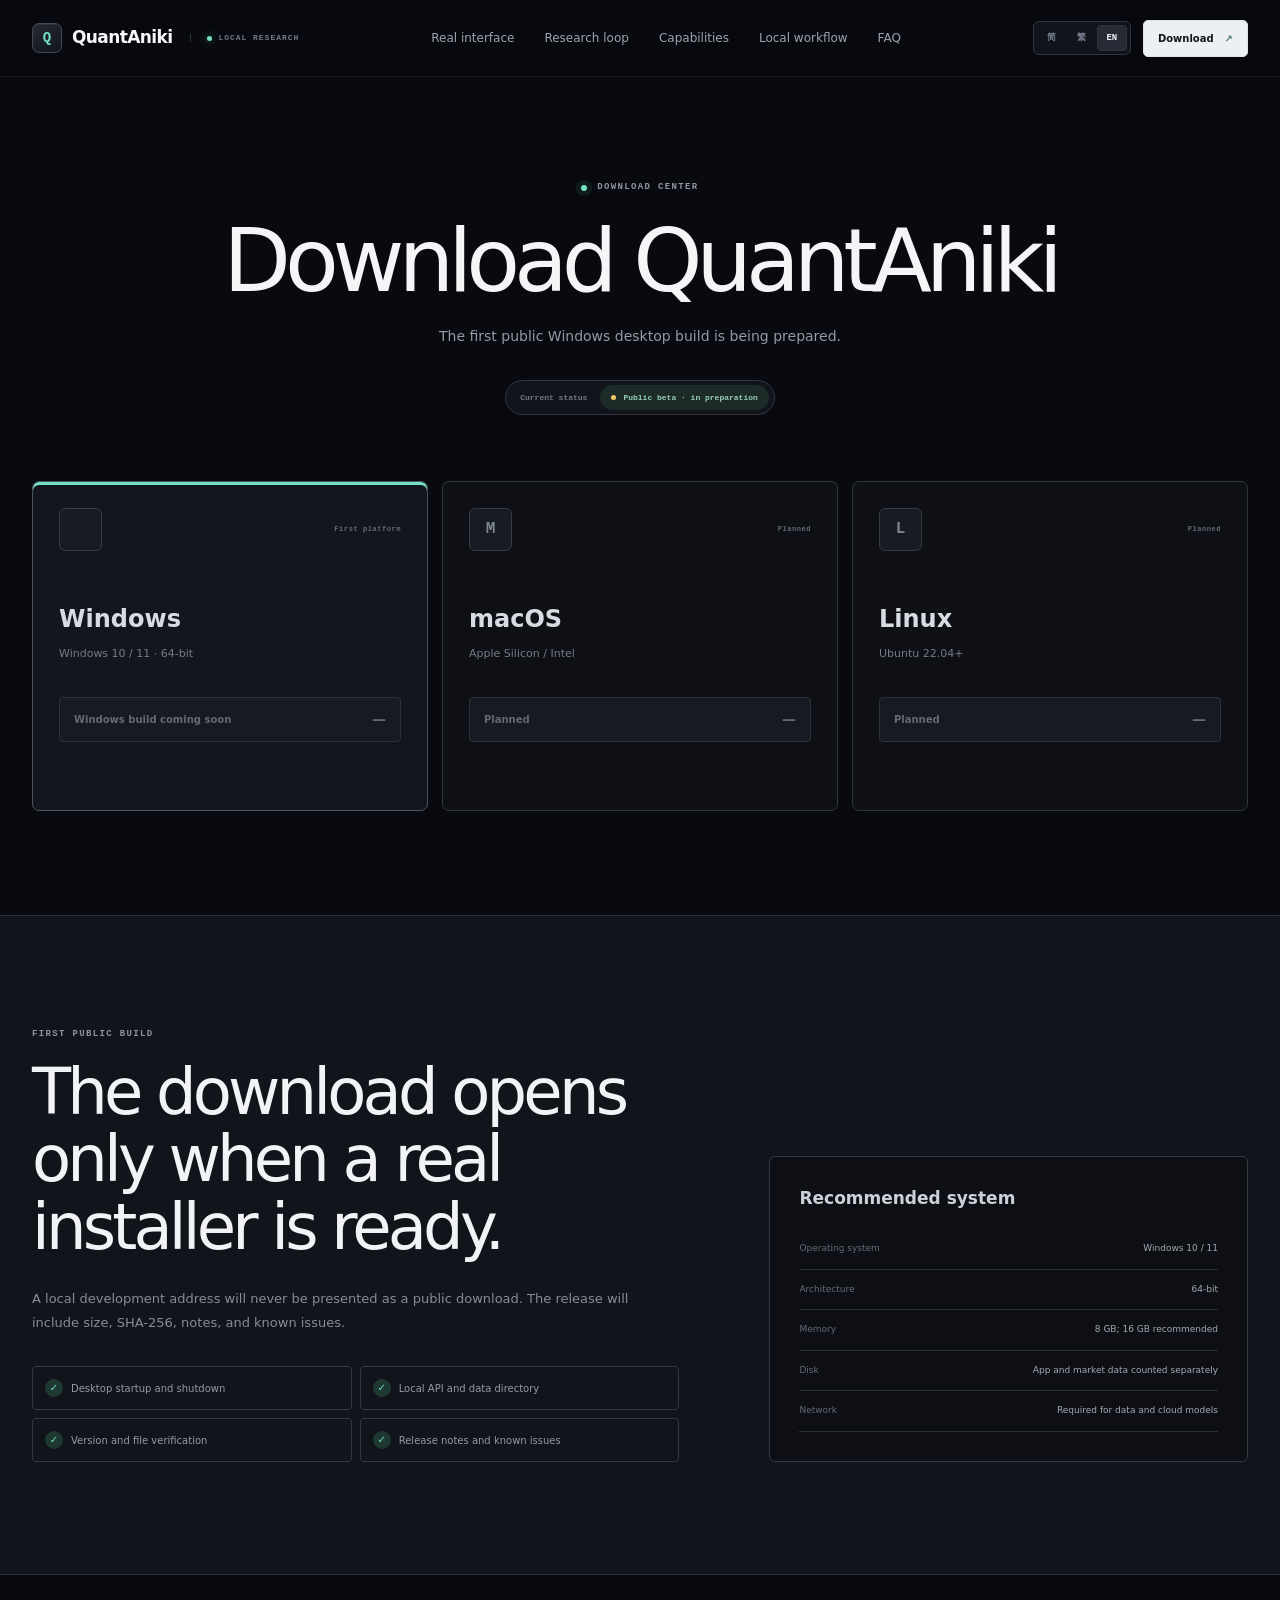
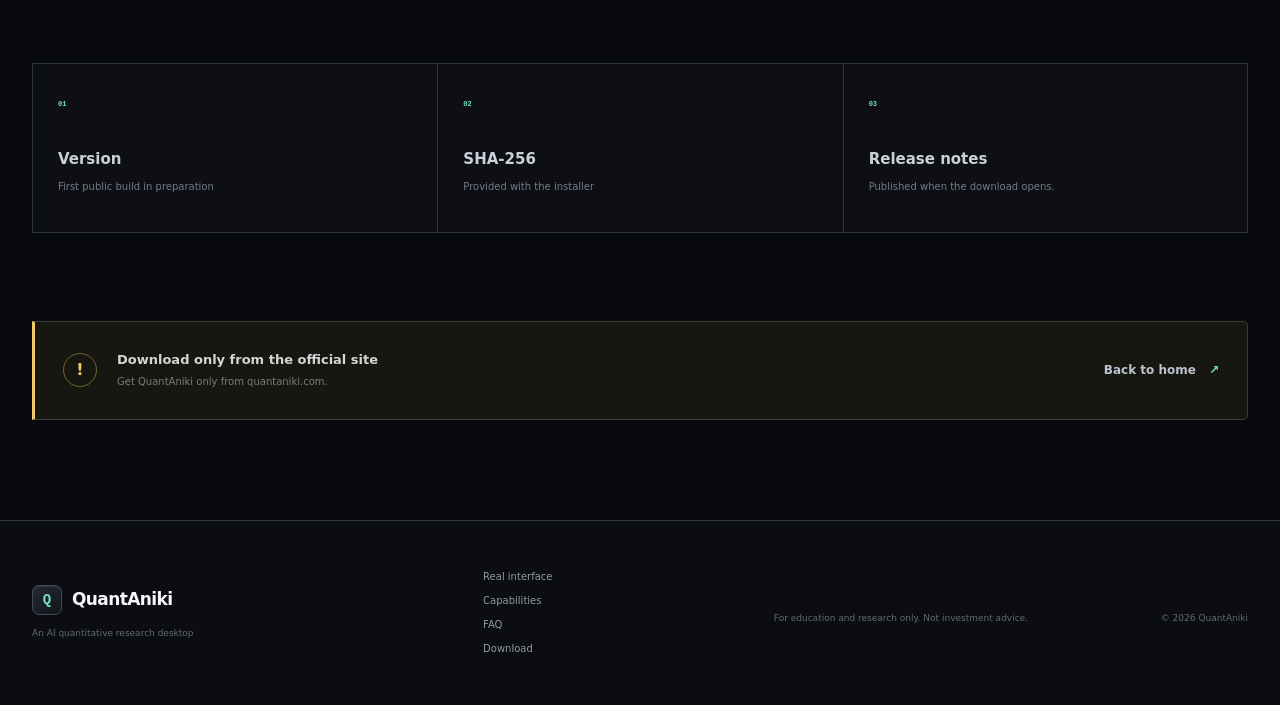
<file: en/download/index.html>
<!DOCTYPE html><html lang="en"><head><meta charSet="utf-8"/><meta name="viewport" content="width=device-width, initial-scale=1"/><link rel="stylesheet" href="/assets/index-C_wFUeqZ.css" data-rsc-css-href="/assets/index-C_wFUeqZ.css" data-precedence="vite-rsc/importer-resources"/><title>Download QuantAniki</title><meta name="description" content="The first public Windows desktop build is being prepared."/><meta name="application-name" content="QuantAniki"/><meta name="author" content="QuantAniki"/><meta name="creator" content="QuantAniki"/><meta name="publisher" content="QuantAniki"/><meta name="robots" content="index, follow"/><meta property="og:title" content="Download QuantAniki"/><meta property="og:description" content="The first public Windows desktop build is being prepared."/><meta property="og:url" content="https://quantaniki.com/en/download"/><meta property="og:site_name" content="QuantAniki"/><meta property="og:type" content="website"/><meta property="og:locale" content="en_US"/><meta property="og:image" content="https://quantaniki.com/og.jpg"/><meta property="og:image:width" content="1200"/><meta property="og:image:height" content="630"/><meta property="og:image:alt" content="QuantAniki AI quantitative research desktop"/><meta name="twitter:card" content="summary_large_image"/><meta name="twitter:title" content="Download QuantAniki"/><meta name="twitter:description" content="The first public Windows desktop build is being prepared."/><meta name="twitter:image" content="https://quantaniki.com/og.jpg"/><link rel="canonical" href="https://quantaniki.com/en/download"/><link rel="alternate" hrefLang="zh-CN" href="https://quantaniki.com/download"/><link rel="alternate" hrefLang="zh-Hant" href="https://quantaniki.com/zh-hant/download"/><link rel="alternate" hrefLang="en" href="https://quantaniki.com/en/download"/><link rel="alternate" hrefLang="x-default" href="https://quantaniki.com/download"/>
</head><body><main class="download-page" lang="en"><header class="site-header"><div class="nav-shell"><a href="/en" class="brand" aria-label="QuantAniki"><span class="brand-mark" aria-hidden="true"><span>Q</span></span><span class="brand-name">QuantAniki</span><span class="brand-status"><i></i>LOCAL RESEARCH</span></a><nav class="main-nav" aria-label="Primary"><a href="/en#product">Real interface</a><a href="/en#workflow">Research loop</a><a href="/en#capabilities">Capabilities</a><a href="/en#local">Local workflow</a><a href="/en#faq">FAQ</a></nav><div class="nav-actions"><nav class="language-switch" aria-label="Language"><a href="/download" hrefLang="zh-CN">简</a><a href="/zh-hant/download" hrefLang="zh-Hant">繁</a><a href="/en/download" hrefLang="en" aria-current="page">EN</a></nav><a href="/en/download" class="button button-small">Download<span aria-hidden="true">↗</span></a></div></div></header><section class="download-hero section-shell"><p class="eyebrow"><i></i>DOWNLOAD CENTER</p><h1>Download QuantAniki</h1><p>The first public Windows desktop build is being prepared.</p><div class="release-status"><span>Current status</span><b><i></i>Public beta · in preparation</b></div></section><section class="platform-grid section-shell"><article class="platform-card featured"><div class="platform-head"><span class="windows-symbol" aria-hidden="true"><i></i><i></i><i></i><i></i></span><em>First platform</em></div><h2>Windows</h2><p>Windows 10 / 11 · 64-bit</p><span class="download-button disabled" aria-disabled="true">Windows build coming soon<span aria-hidden="true">—</span></span></article><article class="platform-card"><div class="platform-head"><span class="platform-letter" aria-hidden="true">M</span><em>Planned</em></div><h2>macOS</h2><p>Apple Silicon / Intel</p><span class="download-button disabled" aria-disabled="true">Planned<span aria-hidden="true">—</span></span></article><article class="platform-card"><div class="platform-head"><span class="platform-letter" aria-hidden="true">L</span><em>Planned</em></div><h2>Linux</h2><p>Ubuntu 22.04+</p><span class="download-button disabled" aria-disabled="true">Planned<span aria-hidden="true">—</span></span></article></section><section class="release-section"><div class="section-shell release-grid"><div class="release-story"><p class="section-kicker">FIRST PUBLIC BUILD</p><h2>The download opens only when a real installer is ready.</h2><p>A local development address will never be presented as a public download. The release will include size, SHA-256, notes, and known issues.</p><div class="release-checks"><span><i>✓</i>Desktop startup and shutdown</span><span><i>✓</i>Local API and data directory</span><span><i>✓</i>Version and file verification</span><span><i>✓</i>Release notes and known issues</span></div></div><aside class="requirements"><h3>Recommended system</h3><dl><div><dt>Operating system</dt><dd>Windows 10 / 11</dd></div><div><dt>Architecture</dt><dd>64-bit</dd></div><div><dt>Memory</dt><dd>8 GB; 16 GB recommended</dd></div><div><dt>Disk</dt><dd>App and market data counted separately</dd></div><div><dt>Network</dt><dd>Required for data and cloud models</dd></div></dl></aside></div></section><section class="release-details section-shell"><article><span>01</span><h3>Version</h3><p>First public build in preparation</p></article><article><span>02</span><h3>SHA-256</h3><p class="checksum">Provided with the installer</p></article><article><span>03</span><h3>Release notes</h3><p>Published when the download opens.</p></article></section><section class="safety-note section-shell"><div><span aria-hidden="true">!</span><div><h2>Download only from the official site</h2><p>Get QuantAniki only from quantaniki.com.</p></div></div><a href="/en" class="text-link">Back to home<span aria-hidden="true">↗</span></a></section><footer class="site-footer"><div class="section-shell footer-grid"><div><a href="/en" class="brand" aria-label="QuantAniki"><span class="brand-mark" aria-hidden="true"><span>Q</span></span><span class="brand-name">QuantAniki</span><span class="brand-status"><i></i>LOCAL RESEARCH</span></a><p>An AI quantitative research desktop</p></div><nav aria-label="Footer"><a href="/en#product">Real interface</a><a href="/en#capabilities">Capabilities</a><a href="/en#faq">FAQ</a><a href="/en/download">Download</a></nav><p>For education and research only. Not investment advice.</p><span>© 2026 QuantAniki</span></div></footer></main></body></html>
</file>
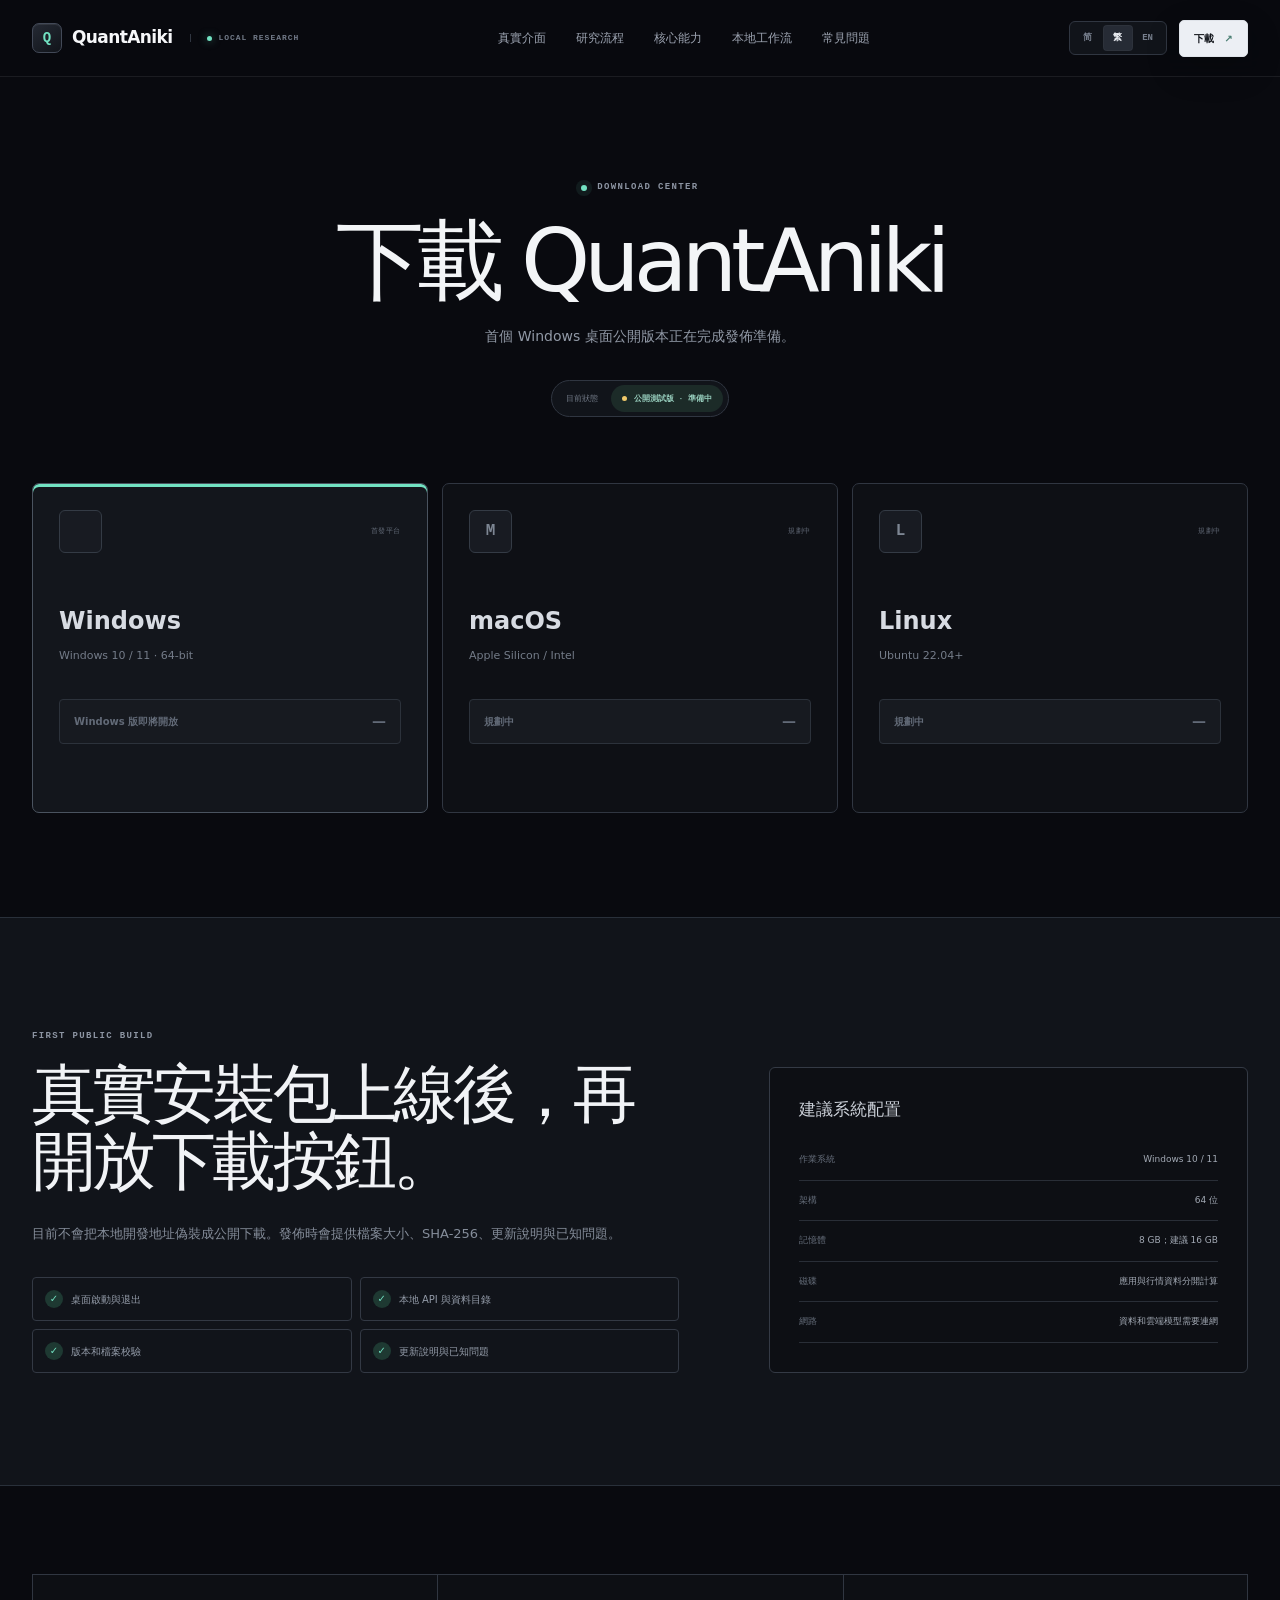
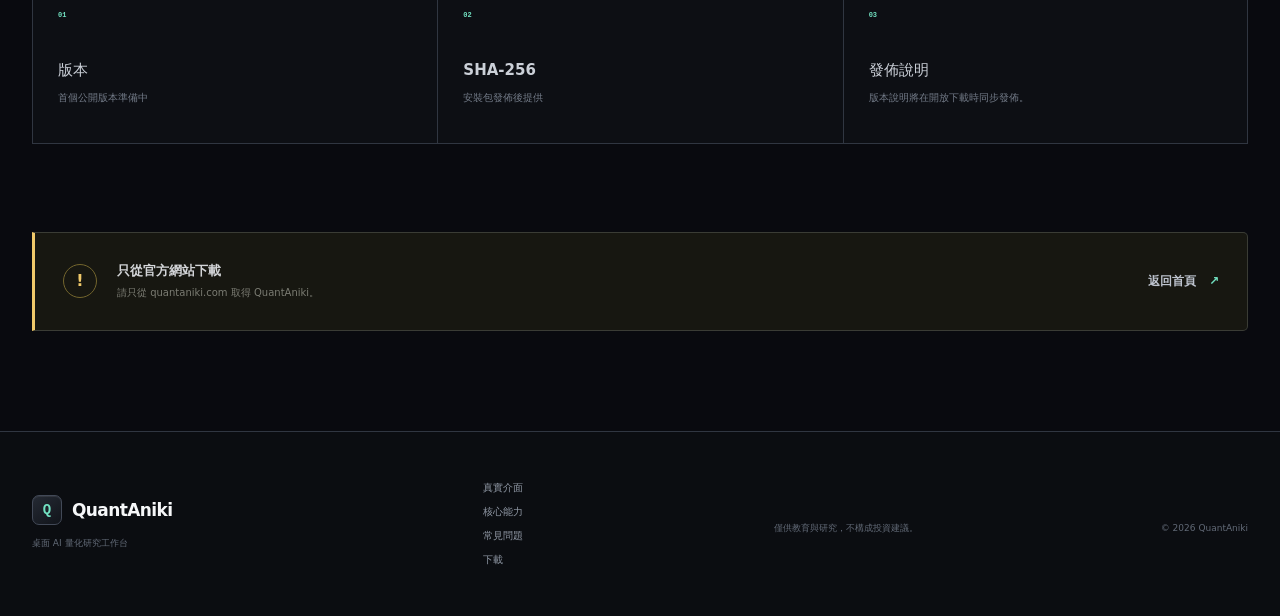
<file: zh-hant/download/index.html>
<!DOCTYPE html><html lang="zh-Hant"><head><meta charSet="utf-8"/><meta name="viewport" content="width=device-width, initial-scale=1"/><link rel="stylesheet" href="/assets/index-C_wFUeqZ.css" data-rsc-css-href="/assets/index-C_wFUeqZ.css" data-precedence="vite-rsc/importer-resources"/><title>下載 QuantAniki</title><meta name="description" content="首個 Windows 桌面公開版本正在完成發佈準備。"/><meta name="application-name" content="QuantAniki"/><meta name="author" content="QuantAniki"/><meta name="creator" content="QuantAniki"/><meta name="publisher" content="QuantAniki"/><meta name="robots" content="index, follow"/><meta property="og:title" content="下載 QuantAniki"/><meta property="og:description" content="首個 Windows 桌面公開版本正在完成發佈準備。"/><meta property="og:url" content="https://quantaniki.com/zh-hant/download"/><meta property="og:site_name" content="QuantAniki"/><meta property="og:type" content="website"/><meta property="og:locale" content="zh_TW"/><meta property="og:image" content="https://quantaniki.com/og.jpg"/><meta property="og:image:width" content="1200"/><meta property="og:image:height" content="630"/><meta property="og:image:alt" content="QuantAniki AI quantitative research desktop"/><meta name="twitter:card" content="summary_large_image"/><meta name="twitter:title" content="下載 QuantAniki"/><meta name="twitter:description" content="首個 Windows 桌面公開版本正在完成發佈準備。"/><meta name="twitter:image" content="https://quantaniki.com/og.jpg"/><link rel="canonical" href="https://quantaniki.com/zh-hant/download"/><link rel="alternate" hrefLang="zh-CN" href="https://quantaniki.com/download"/><link rel="alternate" hrefLang="zh-Hant" href="https://quantaniki.com/zh-hant/download"/><link rel="alternate" hrefLang="en" href="https://quantaniki.com/en/download"/><link rel="alternate" hrefLang="x-default" href="https://quantaniki.com/download"/>
</head><body><main class="download-page" lang="zh-Hant"><header class="site-header"><div class="nav-shell"><a href="/zh-hant" class="brand" aria-label="QuantAniki"><span class="brand-mark" aria-hidden="true"><span>Q</span></span><span class="brand-name">QuantAniki</span><span class="brand-status"><i></i>LOCAL RESEARCH</span></a><nav class="main-nav" aria-label="主要導覽"><a href="/zh-hant#product">真實介面</a><a href="/zh-hant#workflow">研究流程</a><a href="/zh-hant#capabilities">核心能力</a><a href="/zh-hant#local">本地工作流</a><a href="/zh-hant#faq">常見問題</a></nav><div class="nav-actions"><nav class="language-switch" aria-label="語言"><a href="/download" hrefLang="zh-CN">简</a><a href="/zh-hant/download" hrefLang="zh-Hant" aria-current="page">繁</a><a href="/en/download" hrefLang="en">EN</a></nav><a href="/zh-hant/download" class="button button-small">下載<span aria-hidden="true">↗</span></a></div></div></header><section class="download-hero section-shell"><p class="eyebrow"><i></i>DOWNLOAD CENTER</p><h1>下載 QuantAniki</h1><p>首個 Windows 桌面公開版本正在完成發佈準備。</p><div class="release-status"><span>目前狀態</span><b><i></i>公開測試版 · 準備中</b></div></section><section class="platform-grid section-shell"><article class="platform-card featured"><div class="platform-head"><span class="windows-symbol" aria-hidden="true"><i></i><i></i><i></i><i></i></span><em>首發平台</em></div><h2>Windows</h2><p>Windows 10 / 11 · 64-bit</p><span class="download-button disabled" aria-disabled="true">Windows 版即將開放<span aria-hidden="true">—</span></span></article><article class="platform-card"><div class="platform-head"><span class="platform-letter" aria-hidden="true">M</span><em>規劃中</em></div><h2>macOS</h2><p>Apple Silicon / Intel</p><span class="download-button disabled" aria-disabled="true">規劃中<span aria-hidden="true">—</span></span></article><article class="platform-card"><div class="platform-head"><span class="platform-letter" aria-hidden="true">L</span><em>規劃中</em></div><h2>Linux</h2><p>Ubuntu 22.04+</p><span class="download-button disabled" aria-disabled="true">規劃中<span aria-hidden="true">—</span></span></article></section><section class="release-section"><div class="section-shell release-grid"><div class="release-story"><p class="section-kicker">FIRST PUBLIC BUILD</p><h2>真實安裝包上線後，再開放下載按鈕。</h2><p>目前不會把本地開發地址偽裝成公開下載。發佈時會提供檔案大小、SHA-256、更新說明與已知問題。</p><div class="release-checks"><span><i>✓</i>桌面啟動與退出</span><span><i>✓</i>本地 API 與資料目錄</span><span><i>✓</i>版本和檔案校驗</span><span><i>✓</i>更新說明與已知問題</span></div></div><aside class="requirements"><h3>建議系統配置</h3><dl><div><dt>作業系統</dt><dd>Windows 10 / 11</dd></div><div><dt>架構</dt><dd>64 位</dd></div><div><dt>記憶體</dt><dd>8 GB；建議 16 GB</dd></div><div><dt>磁碟</dt><dd>應用與行情資料分開計算</dd></div><div><dt>網路</dt><dd>資料和雲端模型需要連網</dd></div></dl></aside></div></section><section class="release-details section-shell"><article><span>01</span><h3>版本</h3><p>首個公開版本準備中</p></article><article><span>02</span><h3>SHA-256</h3><p class="checksum">安裝包發佈後提供</p></article><article><span>03</span><h3>發佈說明</h3><p>版本說明將在開放下載時同步發佈。</p></article></section><section class="safety-note section-shell"><div><span aria-hidden="true">!</span><div><h2>只從官方網站下載</h2><p>請只從 quantaniki.com 取得 QuantAniki。</p></div></div><a href="/zh-hant" class="text-link">返回首頁<span aria-hidden="true">↗</span></a></section><footer class="site-footer"><div class="section-shell footer-grid"><div><a href="/zh-hant" class="brand" aria-label="QuantAniki"><span class="brand-mark" aria-hidden="true"><span>Q</span></span><span class="brand-name">QuantAniki</span><span class="brand-status"><i></i>LOCAL RESEARCH</span></a><p>桌面 AI 量化研究工作台</p></div><nav aria-label="頁尾導覽"><a href="/zh-hant#product">真實介面</a><a href="/zh-hant#capabilities">核心能力</a><a href="/zh-hant#faq">常見問題</a><a href="/zh-hant/download">下載</a></nav><p>僅供教育與研究，不構成投資建議。</p><span>© 2026 QuantAniki</span></div></footer></main></body></html>
</file>
<file: assets/index-C_wFUeqZ.css>
/*! tailwindcss v4.2.1 | MIT License | https://tailwindcss.com */
@layer theme{:root,:host{--font-sans:ui-sans-serif, system-ui, sans-serif, "Apple Color Emoji", "Segoe UI Emoji", "Segoe UI Symbol", "Noto Color Emoji";--font-mono:ui-monospace, SFMono-Regular, Menlo, Monaco, Consolas, "Liberation Mono", "Courier New", monospace;--spacing:.25rem;--default-font-family:var(--font-sans);--default-mono-font-family:var(--font-mono)}}@layer base{*,:after,:before,::backdrop{box-sizing:border-box;border:0 solid;margin:0;padding:0}::file-selector-button{box-sizing:border-box;border:0 solid;margin:0;padding:0}html,:host{-webkit-text-size-adjust:100%;tab-size:4;line-height:1.5;font-family:var(--default-font-family,ui-sans-serif, system-ui, sans-serif, "Apple Color Emoji", "Segoe UI Emoji", "Segoe UI Symbol", "Noto Color Emoji");font-feature-settings:var(--default-font-feature-settings,normal);font-variation-settings:var(--default-font-variation-settings,normal);-webkit-tap-highlight-color:transparent}hr{height:0;color:inherit;border-top-width:1px}abbr:where([title]){-webkit-text-decoration:underline dotted;text-decoration:underline dotted}h1,h2,h3,h4,h5,h6{font-size:inherit;font-weight:inherit}a{color:inherit;-webkit-text-decoration:inherit;-webkit-text-decoration:inherit;-webkit-text-decoration:inherit;-webkit-text-decoration:inherit;text-decoration:inherit}b,strong{font-weight:bolder}code,kbd,samp,pre{font-family:var(--default-mono-font-family,ui-monospace, SFMono-Regular, Menlo, Monaco, Consolas, "Liberation Mono", "Courier New", monospace);font-feature-settings:var(--default-mono-font-feature-settings,normal);font-variation-settings:var(--default-mono-font-variation-settings,normal);font-size:1em}small{font-size:80%}sub,sup{vertical-align:baseline;font-size:75%;line-height:0;position:relative}sub{bottom:-.25em}sup{top:-.5em}table{text-indent:0;border-color:inherit;border-collapse:collapse}:-moz-focusring{outline:auto}progress{vertical-align:baseline}summary{display:list-item}ol,ul,menu{list-style:none}img,svg,video,canvas,audio,iframe,embed,object{vertical-align:middle;display:block}img,video{max-width:100%;height:auto}button,input,select,optgroup,textarea{font:inherit;font-feature-settings:inherit;font-variation-settings:inherit;letter-spacing:inherit;color:inherit;opacity:1;background-color:#0000;border-radius:0}::file-selector-button{font:inherit;font-feature-settings:inherit;font-variation-settings:inherit;letter-spacing:inherit;color:inherit;opacity:1;background-color:#0000;border-radius:0}:where(select:is([multiple],[size])) optgroup{font-weight:bolder}:where(select:is([multiple],[size])) optgroup option{padding-inline-start:20px}::file-selector-button{margin-inline-end:4px}::placeholder{opacity:1}@supports (not ((-webkit-appearance:-apple-pay-button))) or (contain-intrinsic-size:1px){::placeholder{color:currentColor}@supports (color:color-mix(in lab, red, red)){::placeholder{color:color-mix(in oklab, currentcolor 50%, transparent)}}}textarea{resize:vertical}::-webkit-search-decoration{-webkit-appearance:none}::-webkit-date-and-time-value{min-height:1lh;text-align:inherit}::-webkit-datetime-edit{display:inline-flex}::-webkit-datetime-edit-fields-wrapper{padding:0}::-webkit-datetime-edit{padding-block:0}::-webkit-datetime-edit-year-field{padding-block:0}::-webkit-datetime-edit-month-field{padding-block:0}::-webkit-datetime-edit-day-field{padding-block:0}::-webkit-datetime-edit-hour-field{padding-block:0}::-webkit-datetime-edit-minute-field{padding-block:0}::-webkit-datetime-edit-second-field{padding-block:0}::-webkit-datetime-edit-millisecond-field{padding-block:0}::-webkit-datetime-edit-meridiem-field{padding-block:0}::-webkit-calendar-picker-indicator{line-height:1}:-moz-ui-invalid{box-shadow:none}button,input:where([type=button],[type=reset],[type=submit]){appearance:button}::file-selector-button{appearance:button}::-webkit-inner-spin-button{height:auto}::-webkit-outer-spin-button{height:auto}[hidden]:where(:not([hidden=until-found])){display:none!important}}@layer components;@layer utilities{.visible{visibility:visible}.relative{position:relative}.start{inset-inline-start:var(--spacing)}.contents{display:contents}.table{display:table}}:root{--bg:#090a0f;--chrome:#0d0f13;--panel:#11131a;--panel-2:#151820;--surface:#191c22;--surface-2:#20242d;--surface-3:#262b35;--border:#303641;--border-soft:#9da9bd24;--text:#eef1f6;--muted:#9299a7;--dim:#656c79;--emerald:#72e2c2;--emerald-deep:#11352d;--sky:#7aa7ff;--amber:#f0c96a;--rose:#ef8f9b;--off-white:#f0efe9;--ink:#111318;--font-sans:Inter, ui-sans-serif, system-ui, -apple-system, BlinkMacSystemFont, "Segoe UI", "PingFang SC", "Microsoft YaHei", sans-serif;--font-mono:"SFMono-Regular", Consolas, "Liberation Mono", Menlo, monospace}*{box-sizing:border-box}html{scroll-behavior:smooth;background:var(--bg)}body{background:var(--bg);color:var(--text);font-family:var(--font-sans);-webkit-font-smoothing:antialiased;text-rendering:optimizelegibility;margin:0;overflow-x:hidden}a{color:inherit;text-decoration:none}button{color:inherit;font:inherit}::selection{background:var(--emerald);color:var(--ink)}:focus-visible{outline:2px solid var(--emerald);outline-offset:4px}.section-shell{width:min(1240px,100% - 64px);margin-inline:auto}.site-header{z-index:40;-webkit-backdrop-filter:blur(18px);backdrop-filter:blur(18px);background:#090a0fe0;border-bottom:1px solid #ffffff14;position:relative}.nav-shell{justify-content:space-between;align-items:center;gap:32px;width:min(1320px,100% - 64px);height:76px;margin-inline:auto;display:flex}.brand{flex:none;align-items:center;gap:10px;display:inline-flex}.brand-mark{background:linear-gradient(145deg,#252a34,#11141a);border:1px solid #424957;border-radius:7px;place-items:center;width:30px;height:30px;display:grid;box-shadow:inset 0 1px #ffffff14}.brand-mark>span{color:var(--emerald);font:700 14px/1 var(--font-mono)}.brand-name{color:#f6f7f9;letter-spacing:-.035em;font-size:17px;font-weight:650}.brand-status{border-left:1px solid var(--border);color:#737b89;font:600 8px/1 var(--font-mono);letter-spacing:.12em;align-items:center;gap:7px;margin-left:7px;padding-left:16px;display:inline-flex}.brand-status i{background:var(--emerald);border-radius:50%;width:5px;height:5px;box-shadow:0 0 9px #72e2c28c}.main-nav{color:#9da4b1;align-items:center;gap:30px;font-size:12px;font-weight:540;display:flex}.main-nav a{transition:color .16s}.main-nav a:hover{color:#fff}.nav-actions{align-items:center;gap:12px;display:flex}.language-switch{border:1px solid var(--border);background:#11141a;border-radius:6px;align-items:center;padding:3px;display:inline-flex}.language-switch a{color:#777f8d;min-width:30px;height:26px;font:650 9px/1 var(--font-mono);border-radius:4px;place-items:center;display:grid}.language-switch a[aria-current=page]{background:var(--surface-3);color:var(--text);box-shadow:inset 0 0 0 1px #ffffff08}.button{color:#11141a;background:#eceff4;border:1px solid #dfe3e9;border-radius:5px;justify-content:center;align-items:center;gap:18px;min-height:49px;padding:0 22px;font-size:12px;font-weight:650;transition:transform .18s,background .18s;display:inline-flex;box-shadow:0 12px 35px #0000002b}.button:hover{background:#fff;transform:translateY(-2px)}.button span{color:#477c70}.button-small{gap:11px;min-height:37px;padding:0 14px;font-size:10px}.text-link{color:#bdc3ce;align-items:center;gap:13px;font-size:12px;font-weight:600;display:inline-flex}.text-link span{color:var(--emerald);transition:transform .16s}.text-link:hover span{transform:translateY(2px)}.eyebrow,.section-kicker{color:#8d95a3;font:600 9px/1.5 var(--font-mono);letter-spacing:.15em;text-transform:uppercase;margin:0}.eyebrow{align-items:center;gap:10px;display:flex}.eyebrow>i{background:var(--emerald);border-radius:50%;width:6px;height:6px;box-shadow:0 0 0 5px #72e2c214}.hero{grid-template-columns:.9fr 1.1fr;align-items:center;gap:56px;min-height:890px;padding-top:90px;padding-bottom:106px;display:grid}.hero-copy{z-index:2;position:relative}.hero h1{color:#f4f5f7;letter-spacing:-.07em;max-width:650px;margin:24px 0 27px;font-size:clamp(52px,4.7vw,64px);font-weight:560;line-height:1}.hero-description{color:#9da4b1;max-width:610px;margin:0;font-size:15px;line-height:1.9}.hero-actions{align-items:center;gap:28px;margin-top:34px;display:flex}.hero-note{border-top:1px solid var(--border-soft);color:#707886;align-items:flex-start;gap:10px;max-width:580px;margin:42px 0 0;padding-top:18px;font-size:10px;line-height:1.7;display:flex}.hero-note i{background:var(--amber);border-radius:50%;flex:none;width:5px;height:5px;margin-top:6px}.hero-product{min-width:0;position:relative}.hero-product:before{content:"";aspect-ratio:1;filter:blur(80px);background:#446f6829;border-radius:50%;width:50%;position:absolute;top:-14%;right:0}.product-window-frame{z-index:2;min-width:0;position:relative}.product-window{background:var(--chrome);color:#cdd2db;border:1px solid #343a46;border-radius:9px;min-width:0;overflow:hidden;box-shadow:0 45px 110px #00000085,0 0 0 1px #ffffff06}.desktop-bar{background:#0d0f13;border-bottom:1px solid #292e37;grid-template-columns:1fr auto 1fr;align-items:center;height:37px;padding:0 12px;display:grid}.panel-toggle{gap:5px;display:flex}.panel-toggle i{border:1px solid #59606c;border-radius:2px;width:11px;height:9px}.panel-toggle i:first-child{background:linear-gradient(90deg,#59606c 38%,#0000 39%)}.demo-label{color:#646b78;font:600 7px/1 var(--font-mono);letter-spacing:.15em}.desktop-state{color:#6f7784;font:600 7px/1 var(--font-mono);letter-spacing:.1em;justify-self:end;align-items:center;gap:6px;display:flex}.desktop-state i{background:var(--emerald);border-radius:50%;width:5px;height:5px}.product-body{grid-template-columns:150px minmax(260px,1fr) 190px;height:530px;display:grid}.product-sidebar{background:#0d0f14;border-right:1px solid #282d36;flex-direction:column;min-width:0;padding:14px 11px 11px;display:flex}.sidebar-new-strategy{color:#e0e3e8;background:#171a20;border:1px solid #323844;border-radius:4px;place-items:center;height:32px;font-size:8px;font-weight:600;display:grid}.sidebar-label{color:#5e6673;font:600 7px/1 var(--font-mono);letter-spacing:.14em;text-transform:uppercase;margin:22px 5px 9px}.strategy-row{border-radius:4px;grid-template-columns:7px 1fr;align-items:center;gap:7px;padding:9px 8px;display:grid}.strategy-row.active{background:#181b22;border:1px solid #333946}.strategy-row.muted{opacity:.48}.strategy-dot{background:var(--emerald);border-radius:50%;width:5px;height:5px}.strategy-row b,.strategy-row small{text-overflow:ellipsis;white-space:nowrap;display:block;overflow:hidden}.strategy-row b{color:#bac0ca;font-size:8px;font-weight:560}.strategy-row small{color:#656c79;font:500 6px/1 var(--font-mono);margin-top:4px}.sidebar-nav{border-top:1px solid #252a32;gap:3px;margin-top:auto;padding-top:8px;display:grid}.sidebar-nav>span{color:#767e8b;align-items:center;gap:9px;height:29px;padding:0 8px;font-size:8px;display:flex}.small-icon{align-items:flex-end;gap:1px;width:12px;height:12px;display:inline-flex}.data-icon b{border:1px solid #77808d;border-radius:2px;width:3px}.data-icon b:first-child{height:7px}.data-icon b:nth-child(2){height:11px}.data-icon b:nth-child(3){height:5px}.settings-icon{border:1px solid #77808d;border-radius:50%;position:relative}.settings-icon b{border:1px solid #77808d;border-radius:50%;position:absolute;inset:3px}.builder-panel{background:#191c22;flex-direction:column;min-width:0;display:flex}.builder-panel>header{background:#16191f;border-bottom:1px solid #2b3039;justify-content:space-between;align-items:center;height:43px;padding:0 15px;display:flex}.builder-panel>header strong{color:#c7ccd5;font-size:8px;font-weight:600}.builder-panel>header span{color:#6f7784;letter-spacing:2px}.builder-conversation{flex-direction:column;flex:1;gap:14px;padding:22px 23px 15px;display:flex;overflow:hidden}.assistant-message{max-width:88%;padding-left:24px;position:relative}.assistant-message>span{width:17px;height:17px;color:var(--emerald);border:1px solid #3c4550;border-radius:50%;place-items:center;font-size:0;display:grid;position:absolute;top:0;left:0;overflow:hidden}.assistant-message>span:after{content:"A";font:700 7px/1 var(--font-mono)}.assistant-message p{color:#afb6c1;background:#20242b;border:1px solid #303641;border-radius:3px 8px 8px;margin:0;padding:10px 11px;font-size:8px;line-height:1.65}.user-message{color:#d7dbe1;background:#292e36;border:1px solid #3a424d;border-radius:8px 3px 8px 8px;align-self:flex-end;max-width:78%;padding:10px 11px;font-size:8px;line-height:1.65}.answer-pills{gap:4px;margin:7px 0 0 10px;display:flex}.answer-pills i{color:#8cd8c1;font:500 6px/1 var(--font-mono);background:#1a2624;border:1px solid #3a4650;border-radius:3px;padding:4px 6px;font-style:normal}.composer{background:#1e2229;border:1px solid #353b46;border-radius:7px;margin:0 14px 14px;padding:11px;box-shadow:0 8px 25px #0000001f}.composer>p{color:#626a77;margin:0 0 15px;font-size:7px}.composer>div{color:#7a8290;align-items:center;gap:8px;font-size:9px;display:flex}.composer>div b{color:#808896;font:500 6px/1 var(--font-mono);align-items:center;gap:5px;margin-right:auto;display:flex}.composer>div b i{background:var(--emerald);border-radius:50%;width:4px;height:4px}.composer>div strong{color:#1a1d23;background:#e8ebf0;border-radius:4px;place-items:center;width:19px;height:19px;font-size:9px;display:grid}.strategy-summary{background:#111319;border-left:1px solid #282d36;flex-direction:column;min-width:0;display:flex}.strategy-summary>header{color:#aab1bc;border-bottom:1px solid #282d36;justify-content:space-between;align-items:center;height:43px;padding:0 13px;font-size:8px;display:flex}.strategy-summary>header b{color:#636b78;font-size:12px}.summary-tabs{padding:8px}.summary-tabs>span{color:#757d8b;border-radius:4px;grid-template-columns:18px 1fr auto;align-items:center;gap:7px;height:35px;padding:0 8px;font-size:7px;display:grid}.summary-tabs>span.active{color:#c5cad3;background:#1b1f26}.summary-tabs>span>b{color:#565e6a;font-size:11px;font-weight:400}.summary-icon{border:1px solid #69727f;border-radius:3px;width:14px;height:14px;display:block;position:relative}.condition-icon b{background:#7c8794;border-radius:50%;width:3px;height:3px;position:absolute}.condition-icon b:first-child{top:3px;left:2px}.condition-icon b:last-child{bottom:3px;right:2px}.parameter-icon b{background:#7c8794;height:1px;position:absolute;left:2px;right:2px}.parameter-icon b:first-child{top:4px}.parameter-icon b:last-child{bottom:4px}.report-icon b{background:#7c8794;width:2px;position:absolute;bottom:2px}.report-icon b:first-child{height:4px;left:3px}.report-icon b:last-child{height:7px;right:3px}.condition-list{background:#171a20;border:1px solid #2c323c;border-radius:4px;margin:0 10px;padding:10px}.condition-list>p{color:#a6adb8;border-bottom:1px solid #282d35;margin:0 0 9px;padding-bottom:9px;font-size:7px;line-height:1.5}.condition-list>p span{color:#65707d;font:600 6px/1 var(--font-mono);margin-bottom:4px;display:block}.condition-list dl{margin:0}.condition-list dl>div{color:#777f8c;justify-content:space-between;padding-top:7px;font-size:6px;display:flex}.condition-list dd{color:#b9c0c9;margin:0}.summary-save{color:#15181e;background:#e9edf2;border-radius:4px;place-items:center;height:31px;margin:auto 10px 10px;font-size:7px;font-weight:650;display:grid}.evidence-strip{background:#101218;border-block:1px solid #282d35;overflow:hidden}.evidence-track{justify-content:center;align-items:center;width:max-content;min-width:100%;min-height:74px;display:flex}.evidence-track span{color:#9da4b0;font:550 9px/1 var(--font-mono);letter-spacing:.06em;border-right:1px solid #2c313b;align-items:center;gap:10px;padding:0 28px;display:inline-flex}.evidence-track span:last-child{border-right:0}.evidence-track b{color:var(--emerald);font-size:7px}.product-section,.capability-section,.local-section{padding-block:126px}.section-heading{margin-bottom:64px}.split-heading{grid-template-columns:1.15fr .85fr;align-items:end;gap:90px;display:grid}.section-heading h2,.workflow-intro h2,.pine-grid h2,.reports-copy h2,.boundary-grid h2,.faq-heading h2,.closing h2,.release-story h2{color:#f1f3f6;letter-spacing:-.06em;max-width:780px;margin:18px 0 0;font-size:clamp(42px,5vw,66px);font-weight:530;line-height:1.05}.section-heading>p,.workflow-intro>p:last-child{color:#8f97a5;max-width:530px;margin:0;font-size:14px;line-height:1.85}.research-window-frame{min-width:0}.research-window{background:#111319;border:1px solid #343a45;border-radius:8px;grid-template-columns:34% 66%;min-height:570px;display:grid;overflow:hidden;box-shadow:0 34px 80px #0000004d}.research-left{background:#171a20;border-right:1px solid #2d323b;flex-direction:column;min-width:0;display:flex}.research-left>header{color:#c3c8d0;border-bottom:1px solid #2d323b;align-items:center;gap:8px;height:48px;padding:0 17px;font-size:9px;display:flex}.research-left>header small{color:#65707c;font:500 7px var(--font-mono)}.mini-summary{border-bottom:1px solid #2b3039;gap:1px;padding:13px;display:grid}.mini-summary span{color:#606976;font:600 6px/1 var(--font-mono);letter-spacing:.12em;margin-bottom:6px}.mini-summary b{color:#818996;background:#1e2229;border-radius:3px;padding:7px 8px;font-size:7px;font-weight:500}.research-chat{gap:13px;padding:21px 17px;display:grid}.research-chat p{color:#cbd0d8;background:#292e36;border:1px solid #3a414d;border-radius:7px 3px 7px 7px;justify-self:end;max-width:85%;margin:0;padding:10px;font-size:8px;line-height:1.55}.research-chat>div{color:#9ba3af;background:#20242b;border:1px solid #303641;border-radius:3px 7px 7px;padding:11px 10px 11px 32px;font-size:8px;line-height:1.65;position:relative}.research-chat>div span{color:var(--emerald);font:700 0 var(--font-mono);position:absolute;top:10px;left:9px}.research-chat>div span:after{content:"A";font-size:7px}.mini-composer{color:#626a77;background:#1d2128;border:1px solid #353b46;border-radius:5px;justify-content:space-between;align-items:center;margin:auto 13px 13px;padding:10px;font-size:7px;display:flex}.mini-composer b{color:#171a20;background:#e5e9ee;border-radius:3px;place-items:center;width:18px;height:18px;font-size:8px;display:grid}.research-canvas{background:#0f1116;min-width:0}.report-tabs{background:#0d0f13;border-bottom:1px solid #292e37;align-items:end;gap:4px;height:48px;padding:0 11px;display:flex}.report-tabs>span{color:#6f7784;border:1px solid #282e37;border-bottom:0;border-radius:4px 4px 0 0;justify-content:space-between;align-items:center;gap:10px;min-width:130px;height:35px;padding:0 11px;font-size:7px;display:flex}.report-tabs>span.active{color:#cbd0d7;background:#171a20}.report-tabs>span b{color:#58606c;font-weight:400}.report-tabs em{color:#616a77;align-self:center;font-style:normal}.report-scroll{padding:27px}.report-heading{border-bottom:1px solid #2d323b;justify-content:space-between;align-items:flex-start;gap:24px;padding-bottom:23px;display:flex}.report-heading small{color:#6b7481;font:600 6px/1 var(--font-mono);letter-spacing:.13em}.report-heading h3{color:#d8dce3;letter-spacing:-.02em;margin:8px 0 0;font-size:15px;font-weight:560}.report-heading>span{color:#77818e;font:600 6px/1 var(--font-mono);align-items:center;gap:7px;display:flex}.report-heading>span i{background:var(--emerald);border-radius:50%;width:5px;height:5px}.report-stages{border:1px solid #2d323b;border-radius:5px;margin-top:14px;display:grid}.report-stages article{background:#15181e;border-bottom:1px solid #2d323b;grid-template-columns:32px 1fr auto;align-items:center;gap:15px;min-height:105px;padding:14px 15px;display:grid}.report-stages article:last-child{border-bottom:0}.report-stages article>span{color:#59616e;font:600 7px/1 var(--font-mono)}.report-stages small{color:#68717e;font:600 6px/1 var(--font-mono);letter-spacing:.11em}.report-stages h4{color:#bec4cd;margin:7px 0 4px;font-size:10px;font-weight:550}.report-stages p{color:#6f7784;font:500 7px/1.5 var(--font-mono);margin:0}.report-stages article>b{color:#8d95a2;font:600 7px/1 var(--font-mono)}.report-stages article>b.status-pass{color:var(--emerald)}.scan-bars{align-items:end;gap:4px;height:24px;margin-top:7px;display:flex}.scan-bars i{width:12px;height:var(--bar);background:linear-gradient(to top, #3b5c57, var(--emerald));border-radius:1px 1px 0 0}.report-foot{color:#69717e;font:600 6px/1 var(--font-mono);gap:18px;margin-top:15px;display:flex}.report-foot span{align-items:center;gap:6px;display:flex}.report-foot i{border-radius:50%;width:5px;height:5px}.report-foot .emerald{background:var(--emerald)}.report-foot .sky{background:var(--sky)}.report-foot .amber{background:var(--amber)}.product-notes{border:1px solid var(--border);grid-template-columns:repeat(3,1fr);margin-top:27px;display:grid}.product-notes article{border-right:1px solid var(--border);background:#0e1015;min-height:210px;padding:26px}.product-notes article:last-child{border-right:0}.product-notes span{color:var(--emerald);font:600 7px var(--font-mono)}.product-notes h3{color:#d8dce2;margin:39px 0 11px;font-size:17px;font-weight:550}.product-notes p{color:#7f8795;margin:0;font-size:12px;line-height:1.75}.workflow-section{background:#0d0f14;border-block:1px solid #222730;padding-block:126px}.workflow-grid{grid-template-columns:.78fr 1.22fr;gap:110px;display:grid}.workflow-intro>p:last-child{margin-top:27px}.workflow-list{border-top:1px solid var(--border)}.workflow-list article{border-bottom:1px solid var(--border);grid-template-columns:45px 1fr auto;align-items:center;gap:20px;min-height:112px;display:grid}.workflow-list article>span{color:var(--emerald);font:600 7px/1 var(--font-mono)}.workflow-list h3{color:#d4d9e0;margin:0 0 7px;font-size:17px;font-weight:550}.workflow-list p{color:#777f8c;margin:0;font-size:11px;line-height:1.65}.workflow-list article>b{color:#666f7c;border:1px solid #343a45;border-radius:50%;place-items:center;width:30px;height:30px;font-weight:400;display:grid}.capability-grid{border:1px solid var(--border);grid-template-columns:repeat(3,1fr);display:grid}.capability-grid>article{border-right:1px solid var(--border);border-bottom:1px solid var(--border);background:#0d0f14;min-height:350px;padding:25px;transition:background .18s}.capability-grid>article:hover{background:#12151b}.capability-grid>article:nth-child(3n){border-right:0}.capability-grid>article:nth-child(n+4){border-bottom:0}.capability-grid>article>div:first-child,.local-grid>article>div:first-child{color:#5f6875;font:600 7px/1 var(--font-mono);justify-content:space-between;display:flex}.capability-grid code,.local-grid code{color:#6e8f87;font:inherit}.capability-glyph{align-items:flex-end;gap:5px;height:94px;margin:30px 0 18px;display:flex}.capability-glyph i{background:#4a535f;border-radius:1px;width:8px}.glyph-1 i:first-child{height:20px}.glyph-1 i:nth-child(2){background:#789c94;height:42px}.glyph-1 i:nth-child(3){height:31px}.glyph-1 i:nth-child(4){background:var(--emerald);height:60px}.glyph-2{align-items:center}.glyph-2 i{background:0 0;border:1px solid #596370;border-radius:50%;width:17px;height:17px}.glyph-2 i:nth-child(2){border-color:#6c8e87;width:34px;height:34px}.glyph-2 i:nth-child(3){border-color:var(--emerald);width:52px;height:52px}.glyph-2 i:nth-child(4){display:none}.glyph-3{align-items:center}.glyph-3 i{background:#596370;width:30px;height:1px}.glyph-3 i:nth-child(2){width:1px;height:35px}.glyph-3 i:nth-child(3){background:var(--emerald);border-radius:50%;width:10px;height:10px;box-shadow:24px -15px #6f94ff,48px 8px #f0c96a}.glyph-3 i:nth-child(4){display:none}.capability-grid h3,.local-grid h3{color:#d6dae1;letter-spacing:-.025em;margin:0 0 12px;font-size:18px;font-weight:550}.capability-grid p,.local-grid p{color:#7b8390;margin:0;font-size:12px;line-height:1.75}.pine-section{background:#11141a;border-block:1px solid #252a33;padding-block:126px}.pine-grid{grid-template-columns:.86fr 1.14fr;align-items:center;gap:95px;display:grid}.pine-grid>div:first-child>p:not(.section-kicker){color:#8c94a1;max-width:530px;margin:27px 0 38px;font-size:13px;line-height:1.85}.pine-gates{border-top:1px solid var(--border)}.pine-gates article{border-bottom:1px solid var(--border);grid-template-columns:34px 1fr;gap:12px;padding:19px 0;display:grid}.pine-gates article>span{color:var(--emerald);font:600 7px var(--font-mono)}.pine-gates h3{color:#c8cdd5;margin:0 0 6px;font-size:13px;font-weight:550}.pine-gates p{color:#747c89;margin:0;font-size:10px;line-height:1.65}.pine-console{background:#0a0c10;border:1px solid #38404b;border-radius:7px;overflow:hidden;box-shadow:0 35px 80px #00000059}.pine-console>header{color:#8a929f;height:48px;font:600 7px/1 var(--font-mono);letter-spacing:.1em;background:#11141a;border-bottom:1px solid #2b3039;justify-content:space-between;align-items:center;padding:0 16px;display:flex}.pine-console>header b{color:#aeb5c0;align-items:center;gap:7px;display:flex}.pine-console>header b i{background:var(--amber);border-radius:50%;width:5px;height:5px}.pipeline{border-bottom:1px solid #282d35;grid-template-columns:repeat(7,auto);justify-content:center;gap:10px;padding:24px 15px;display:grid}.pipeline span{color:#95a0ac;font:600 6px/1 var(--font-mono);border:1px solid #333a45;border-radius:3px;padding:7px 9px}.pipeline i{color:#4f5865;align-self:center;font-style:normal}.gate-metrics{background:#2b3038;grid-template-columns:1fr 1fr;gap:1px;display:grid}.gate-metrics article{background:#11141a;padding:16px}.gate-metrics small,.gate-metrics b{font:600 6px/1 var(--font-mono);display:block}.gate-metrics small{color:#606976}.gate-metrics b{color:#9099a6;margin-top:10px}.gate-metrics b.good{color:var(--emerald)}.console-log{padding:14px 18px}.console-log p{color:#777f8b;font:500 7px/1.4 var(--font-mono);border-bottom:1px solid #22272e;grid-template-columns:26px 1fr;margin:0;padding:7px 0;display:grid}.console-log span{color:#4f5865}.pine-console>footer{color:#697380;font:600 6px/1 var(--font-mono);letter-spacing:.09em;background:#0e1015;border-top:1px solid #282d35;align-items:center;gap:8px;padding:14px 18px;display:flex}.pine-console>footer i{background:var(--rose);border-radius:50%;width:5px;height:5px}.reports-section{background:var(--off-white);color:var(--ink);padding-block:126px}.reports-grid{grid-template-columns:1.18fr .82fr;align-items:center;gap:96px;display:grid}.reports-copy .section-kicker{color:#6d746f}.reports-copy h2{color:#171a1e}.reports-copy>p:not(.section-kicker){color:#5f6668;margin:27px 0;font-size:13px;line-height:1.85}.reports-copy ul{gap:11px;margin:0;padding:0;list-style:none;display:grid}.reports-copy li{color:#3f4648;align-items:center;gap:10px;font-size:11px;display:flex}.reports-copy li i{background:#3d7467;border-radius:50%;width:5px;height:5px}.reports-copy blockquote{color:#4d5654;background:#e2e3dc;border-left:3px solid #387566;margin:30px 0 0;padding:18px 20px;font-size:11px;line-height:1.7}.report-visual{color:#cbd0d8;background:#11141a;border:1px solid #343b45;border-radius:8px;overflow:hidden;box-shadow:0 30px 70px #0f121538}.report-visual-head{border-bottom:1px solid #2d333c;justify-content:space-between;align-items:center;height:62px;padding:0 20px;display:flex}.report-visual-head small,.report-visual-head b{display:block}.report-visual-head small{color:#68717d;font:600 6px/1 var(--font-mono);letter-spacing:.1em}.report-visual-head b{margin-top:7px;font-size:11px;font-weight:550}.report-visual-head>span{color:#727b87;font:600 6px var(--font-mono)}.metric-row{background:#2d333c;border-bottom:1px solid #2d333c;grid-template-columns:repeat(4,1fr);gap:1px;display:grid}.metric-row article{background:#15181e;padding:15px}.metric-row small,.metric-row b{display:block}.metric-row small{color:#69717e;font:600 6px var(--font-mono)}.metric-row b{color:#cbd0d8;font:600 13px var(--font-mono);margin-top:8px}.metric-row article:first-child b{color:var(--emerald)}.chart-card{background:#0f1116;border:1px solid #2c323a;border-radius:4px;height:230px;margin:14px;position:relative}.chart-grid{grid-template-rows:repeat(4,1fr);display:grid;position:absolute;inset:0}.chart-grid i{border-bottom:1px solid #22272e}.chart-line{position:absolute;inset:24px 18px}.chart-line i{background:var(--emerald);transform-origin:0;border-radius:1px;height:1px;position:absolute;box-shadow:0 0 6px #72e2c233}.chart-line i:first-child{width:16%;top:79%;left:0;transform:rotate(-18deg)}.chart-line i:nth-child(2){width:17%;top:69%;left:15%;transform:rotate(15deg)}.chart-line i:nth-child(3){width:18%;top:76%;left:30%;transform:rotate(-34deg)}.chart-line i:nth-child(4){width:17%;top:54%;left:44%;transform:rotate(11deg)}.chart-line i:nth-child(5){width:18%;top:57%;left:60%;transform:rotate(-29deg)}.chart-line i:nth-child(6){width:15%;top:35%;left:76%;transform:rotate(-21deg)}.chart-line i:nth-child(7){width:11%;top:20%;left:89%;transform:rotate(-7deg)}.symbol-rows{border-top:1px solid #2c323a;margin:0 14px 14px}.symbol-rows span{font:500 7px var(--font-mono);border-bottom:1px solid #262b33;grid-template-columns:1fr auto 40px;gap:16px;padding:10px 4px;display:grid}.symbol-rows b{color:#aeb5bf}.symbol-rows em{color:var(--emerald);font-style:normal}.symbol-rows span:last-child em{color:var(--rose)}.symbol-rows i{color:#6d7582;text-align:right;font-style:normal}.local-section{background:var(--bg)}.local-grid{border:1px solid var(--border);grid-template-columns:repeat(3,1fr);display:grid}.local-grid>article{border-right:1px solid var(--border);background:#0d0f14;min-height:330px;padding:25px}.local-grid>article:last-child{border-right:0}.local-glyph{align-items:center;gap:5px;height:98px;margin:28px 0 18px;display:flex}.local-glyph i{background:#59636f;display:block}.local-glyph-1 i{border-radius:1px;width:8px}.local-glyph-1 i:first-child{height:23px}.local-glyph-1 i:nth-child(2){background:#769a92;height:50px}.local-glyph-1 i:nth-child(3){height:36px}.local-glyph-1 i:nth-child(4){background:var(--emerald);height:65px}.local-glyph-1 i:nth-child(5){height:43px}.local-glyph-2{grid-template-columns:repeat(5,1fr);align-content:center;gap:3px;width:120px;display:grid}.local-glyph-2 i{background:0 0;border:1px solid #59636f;height:36px}.local-glyph-2 i:nth-child(2){border-color:#769a92}.local-glyph-2 i:nth-child(3){border-color:var(--emerald);background:#72e2c214}.local-glyph-3 i{background:0 0;border:2px solid #66717e;border-radius:50%;width:14px;height:14px}.local-glyph-3 i:nth-child(2){border-color:#769a92;width:24px;height:24px}.local-glyph-3 i:nth-child(3){border-color:var(--emerald);width:38px;height:38px}.local-glyph-3 i:nth-child(n+4){display:none}.boundary-section{background:#11141a;border-block:1px solid #2a3039;padding-block:124px}.boundary-grid{grid-template-columns:.84fr 1.16fr;gap:110px;display:grid}.boundary-grid>div:last-child{border-top:1px solid var(--border)}.boundary-grid article{border-bottom:1px solid var(--border);grid-template-columns:42px 1fr;gap:15px;padding:26px 0;display:grid}.boundary-grid article>span{color:var(--amber);font:600 7px var(--font-mono)}.boundary-grid h3{color:#ccd1d9;margin:0 0 8px;font-size:15px;font-weight:550}.boundary-grid p{color:#7b8390;margin:0;font-size:11px;line-height:1.72}.faq-section{grid-template-columns:.72fr 1.28fr;gap:110px;padding-block:124px;display:grid}.faq-list{border-top:1px solid var(--border)}.faq-list details{border-bottom:1px solid var(--border)}.faq-list summary{color:#cbd0d8;cursor:pointer;grid-template-columns:42px 1fr auto;align-items:center;gap:14px;min-height:92px;font-size:13px;font-weight:550;list-style:none;display:grid}.faq-list summary::-webkit-details-marker{display:none}.faq-list summary>span{color:var(--emerald);font:600 7px var(--font-mono)}.faq-list summary>b{color:#6b7380;font-size:20px;font-weight:300;transition:transform .16s}.faq-list details[open] summary>b{transform:rotate(45deg)}.faq-list details>p{color:#7f8794;max-width:650px;margin:-7px 0 27px 56px;font-size:11px;line-height:1.75}.closing{background:linear-gradient(135deg,#161a20,#0e1015);border:1px solid #343a45;border-radius:8px;grid-template-columns:1.12fr .88fr;align-items:end;gap:80px;margin-block:80px 120px;padding:60px;display:grid}.closing>div:last-child>p{color:#8b93a1;margin:0 0 25px;font-size:13px;line-height:1.8}.site-footer{border-top:1px solid var(--border);background:#0b0d11}.footer-grid{grid-template-columns:1.3fr .8fr 1.1fr auto;align-items:center;gap:34px;min-height:184px;display:grid}.footer-grid .brand-status{display:none}.footer-grid>div p,.footer-grid>p,.footer-grid>span{color:#626a77;margin:11px 0 0;font-size:9px;line-height:1.7}.footer-grid nav{color:#929aa7;gap:9px;font-size:10px;display:grid}.download-page{background:var(--bg);min-height:100vh}.download-hero{text-align:center;padding-block:104px 66px}.download-hero .eyebrow{justify-content:center}.download-hero h1{color:#f3f5f7;letter-spacing:-.07em;max-width:1000px;margin:23px auto 20px;font-size:clamp(54px,7vw,88px);font-weight:540;line-height:.98}.download-hero>p:not(.eyebrow){color:#929aa7;max-width:700px;margin:0 auto;font-size:14px;line-height:1.85}.release-status{border:1px solid var(--border);color:#717986;width:max-content;max-width:100%;font:550 8px var(--font-mono);background:#11141a;border-radius:99px;align-items:center;gap:13px;margin:30px auto 0;padding:4px 5px 4px 14px;display:flex}.release-status b{color:#98cfbe;background:#1c2b28;border-radius:99px;padding:8px 11px}.release-status b i{background:var(--amber);border-radius:50%;width:5px;height:5px;margin-right:7px;display:inline-block}.platform-grid{grid-template-columns:repeat(3,1fr);gap:14px;padding-bottom:104px;display:grid}.platform-card{border:1px solid var(--border);background:#0e1015;border-radius:7px;min-height:330px;padding:26px}.platform-card.featured{box-shadow:inset 0 3px 0 var(--emerald);background:#13161c;border-color:#4a535f}.platform-head{justify-content:space-between;align-items:center;display:flex}.platform-head em{color:#636b78;font:550 7px var(--font-mono);letter-spacing:.08em;font-style:normal}.windows-symbol,.platform-letter{color:#7d8693;width:43px;height:43px;font:600 16px var(--font-mono);background:#181b22;border:1px solid #343b45;border-radius:6px;place-items:center;display:grid}.windows-symbol{grid-template-columns:1fr 1fr;gap:2px;padding:11px}.windows-symbol i{background:#99a3af;height:9px}.platform-card h2{color:#d7dbe2;margin:50px 0 8px;font-size:24px;font-weight:550}.platform-card>p{color:#747c89;margin:0;font-size:11px;line-height:1.65}.download-button{color:#17191f;background:#e7ebef;border-radius:4px;justify-content:space-between;align-items:center;height:45px;margin-top:34px;padding:0 14px;font-size:10px;font-weight:650;display:flex}.download-button.disabled{color:#626a77;cursor:not-allowed;background:#171a20;border:1px solid #2c323b}.download-button span{font-size:14px}.platform-card>p.release-file-meta{color:#69727f;font:500 7px/1.5 var(--font-mono);margin-top:10px}.release-section{background:#11141a;border-block:1px solid #29303a;padding-block:112px}.release-grid{grid-template-columns:1.15fr .85fr;gap:90px;display:grid}.release-story>p:not(.section-kicker){color:#858d9a;max-width:650px;margin:26px 0 31px;font-size:13px;line-height:1.85}.release-checks{grid-template-columns:1fr 1fr;gap:8px;display:grid}.release-checks span{color:#939ba8;border:1px solid #333944;border-radius:4px;padding:12px;font-size:10px}.release-checks i{width:18px;height:18px;color:var(--emerald);background:#1e3932;border-radius:50%;place-items:center;margin-right:8px;font-style:normal;display:inline-grid}.requirements{background:#0d0f14;border:1px solid #343a45;border-radius:6px;align-self:end;padding:29px}.requirements h3{color:#cbd0d8;margin:0 0 18px;font-size:17px;font-weight:550}.requirements dl{margin:0}.requirements dl>div{border-bottom:1px solid #292e37;justify-content:space-between;gap:20px;padding:13px 0;font-size:9px;display:flex}.requirements dt{color:#646c79}.requirements dd{color:#a2a9b4;text-align:right;margin:0}.release-details{grid-template-columns:repeat(3,1fr);padding-block:88px;display:grid}.release-details article{border:1px solid var(--border);background:#0d0f14;border-right:0;min-height:170px;padding:25px}.release-details article:last-child{border-right:1px solid var(--border)}.release-details article>span{color:var(--emerald);font:600 7px var(--font-mono)}.release-details h3{color:#cbd0d8;margin:35px 0 9px;font-size:15px;font-weight:550}.release-details p{color:#737b88;margin:0;font-size:10px;line-height:1.65}.checksum{overflow-wrap:anywhere}.safety-note{border:1px solid #3a3c35;border-left:3px solid var(--amber);background:#171711;border-radius:0 5px 5px 0;justify-content:space-between;align-items:center;gap:32px;margin-bottom:100px;padding:28px;display:flex}.safety-note>div{align-items:center;gap:20px;display:flex}.safety-note>div>span{width:34px;height:34px;color:var(--amber);border:1px solid #73652d;border-radius:50%;flex:none;place-items:center;font-weight:700;display:grid}.safety-note h2{color:#d3d5d8;margin:0 0 5px;font-size:13px;font-weight:600}.safety-note p{color:#7b7c73;margin:0;font-size:10px;line-height:1.65}@media (width<=1180px){.main-nav{display:none}.hero{grid-template-columns:1fr;gap:60px;min-height:0;padding-top:100px}.hero-copy{max-width:820px}.hero-product{width:100%}.product-window{min-width:0}.workflow-grid,.boundary-grid{gap:70px}.research-window{min-height:535px}}@media (width<=900px){.section-shell,.nav-shell{width:min(100% - 40px,1240px)}.nav-shell{height:68px}.brand-status,.button-small{display:none}.split-heading,.workflow-grid,.pine-grid,.reports-grid,.boundary-grid,.faq-section,.closing,.release-grid{grid-template-columns:1fr;gap:42px}.product-section,.capability-section,.local-section,.workflow-section,.pine-section,.reports-section,.boundary-section,.faq-section,.release-section{padding-block:92px}.product-body{grid-template-columns:150px 1fr 190px;height:500px}.product-notes,.capability-grid,.local-grid{grid-template-columns:repeat(2,1fr)}.product-notes article:nth-child(2),.capability-grid>article:nth-child(2n),.local-grid>article:nth-child(2n){border-right:0}.product-notes article:last-child{border-top:1px solid var(--border);grid-column:1/-1}.capability-grid>article:nth-child(3n){border-right:1px solid var(--border)}.capability-grid>article:nth-child(n+4){border-bottom:1px solid var(--border)}.capability-grid>article:nth-child(n+5){border-bottom:0}.local-grid>article:last-child{border-top:1px solid var(--border);grid-column:1/-1}.research-window{grid-template-columns:31% 69%}.report-tabs>span{min-width:105px}.reports-copy{max-width:700px}.boundary-grid>div:first-child{max-width:720px}.faq-section{display:grid}.closing{align-items:start;padding:45px}.footer-grid{grid-template-columns:1fr 1fr;padding-block:42px}.platform-grid{grid-template-columns:1fr}.platform-card{min-height:0}.requirements{max-width:700px}}@media (width<=640px){.section-shell,.nav-shell{width:min(100% - 28px,1240px)}.brand-name{font-size:16px}.language-switch a{min-width:28px}.hero{gap:43px;padding-top:76px;padding-bottom:74px}.hero h1{font-size:46px}.hero-description{font-size:13px}.hero-actions{flex-direction:column;align-items:flex-start}.hero-note{margin-top:30px}.product-window{border-radius:6px}.desktop-bar{grid-template-columns:1fr auto}.demo-label{display:none}.product-body{grid-template-columns:1fr;height:470px}.product-sidebar,.strategy-summary{display:none}.builder-panel{min-width:0}.builder-conversation{padding:20px 15px 13px}.assistant-message{max-width:94%}.evidence-track{justify-content:flex-start;min-height:66px;overflow-x:auto}.evidence-track span{flex:none;padding:0 19px}.section-heading{margin-bottom:44px}.section-heading h2,.workflow-intro h2,.pine-grid h2,.reports-copy h2,.boundary-grid h2,.faq-heading h2,.closing h2,.release-story h2{font-size:39px}.product-section,.capability-section,.local-section,.workflow-section,.pine-section,.reports-section,.boundary-section,.faq-section,.release-section{padding-block:74px}.research-window{grid-template-columns:1fr;min-height:510px}.research-left{display:none}.report-scroll{padding:18px}.report-tabs>span{white-space:nowrap;flex:1;min-width:0;padding:0 7px;overflow:hidden}.report-tabs>span:nth-child(3){display:none}.report-stages article{grid-template-columns:25px 1fr auto;gap:9px}.report-foot{flex-wrap:wrap}.product-notes,.capability-grid,.local-grid{grid-template-columns:1fr}.product-notes article,.capability-grid>article,.local-grid>article{min-height:0;border-right:0!important;border-bottom:1px solid var(--border)!important}.product-notes article:last-child,.capability-grid>article:last-child,.local-grid>article:last-child{border-top:0;grid-column:auto;border-bottom:0!important}.capability-grid>article{min-height:315px}.pipeline{grid-template-columns:repeat(4,auto);gap:7px}.pipeline i:nth-of-type(2),.pipeline i:nth-of-type(3),.pipeline span:nth-of-type(3),.pipeline span:nth-of-type(4){display:none}.gate-metrics{grid-template-columns:1fr}.metric-row{grid-template-columns:1fr 1fr}.chart-card{height:180px}.workflow-list article{grid-template-columns:35px 1fr}.workflow-list article>b{display:none}.faq-list summary{grid-template-columns:32px 1fr auto;min-height:84px;font-size:12px}.faq-list details>p{margin-left:46px}.closing{margin-block:70px 90px;padding:31px 24px}.footer-grid{grid-template-columns:1fr;gap:18px}.download-hero{padding-block:72px 52px}.download-hero h1{font-size:48px}.platform-grid{padding-bottom:74px}.release-checks{grid-template-columns:1fr}.release-details{grid-template-columns:1fr;padding-block:68px}.release-details article{border-right:1px solid var(--border);border-bottom:0;min-height:0}.release-details article:last-child{border-bottom:1px solid var(--border)}.safety-note{flex-direction:column;align-items:flex-start;margin-bottom:72px}.safety-note>div{align-items:flex-start}}@media (prefers-reduced-motion:reduce){html{scroll-behavior:auto}*,:before,:after{transition-duration:.01ms!important;animation-duration:.01ms!important;animation-iteration-count:1!important}}
</file>
